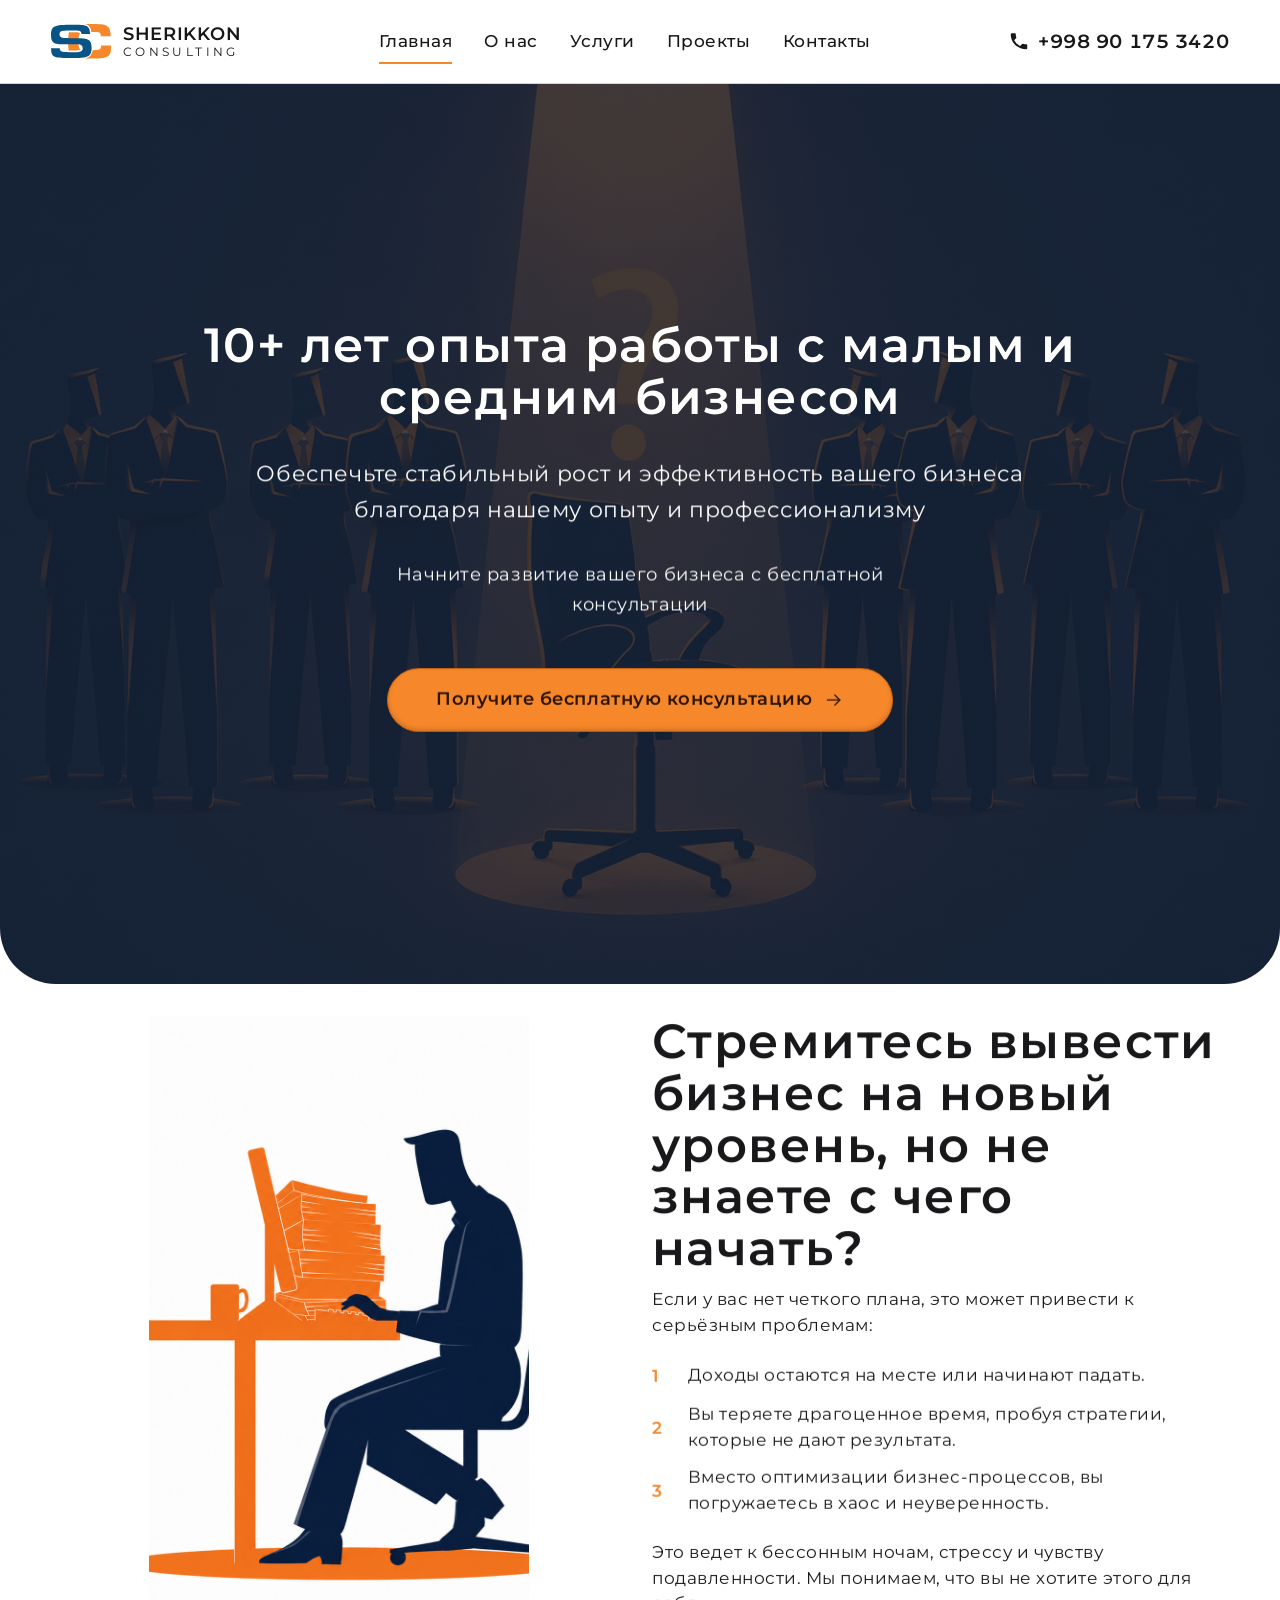
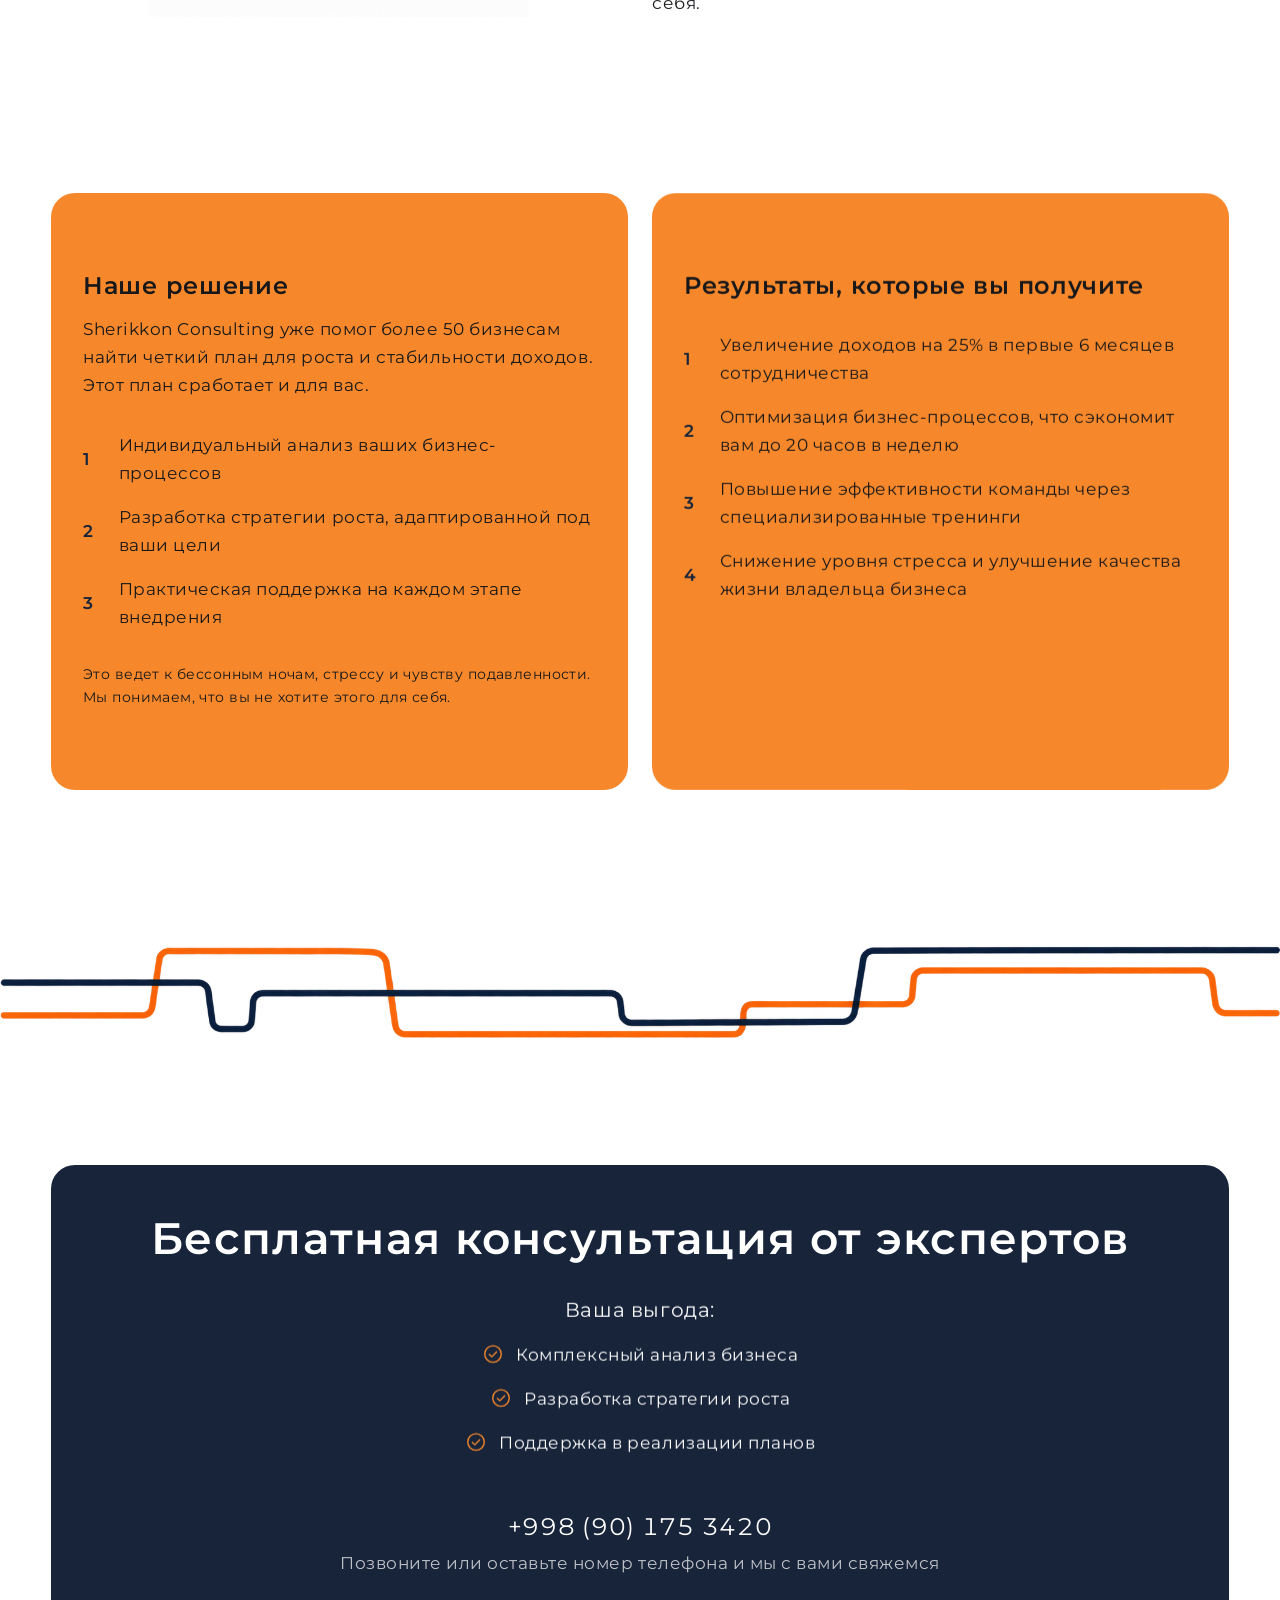
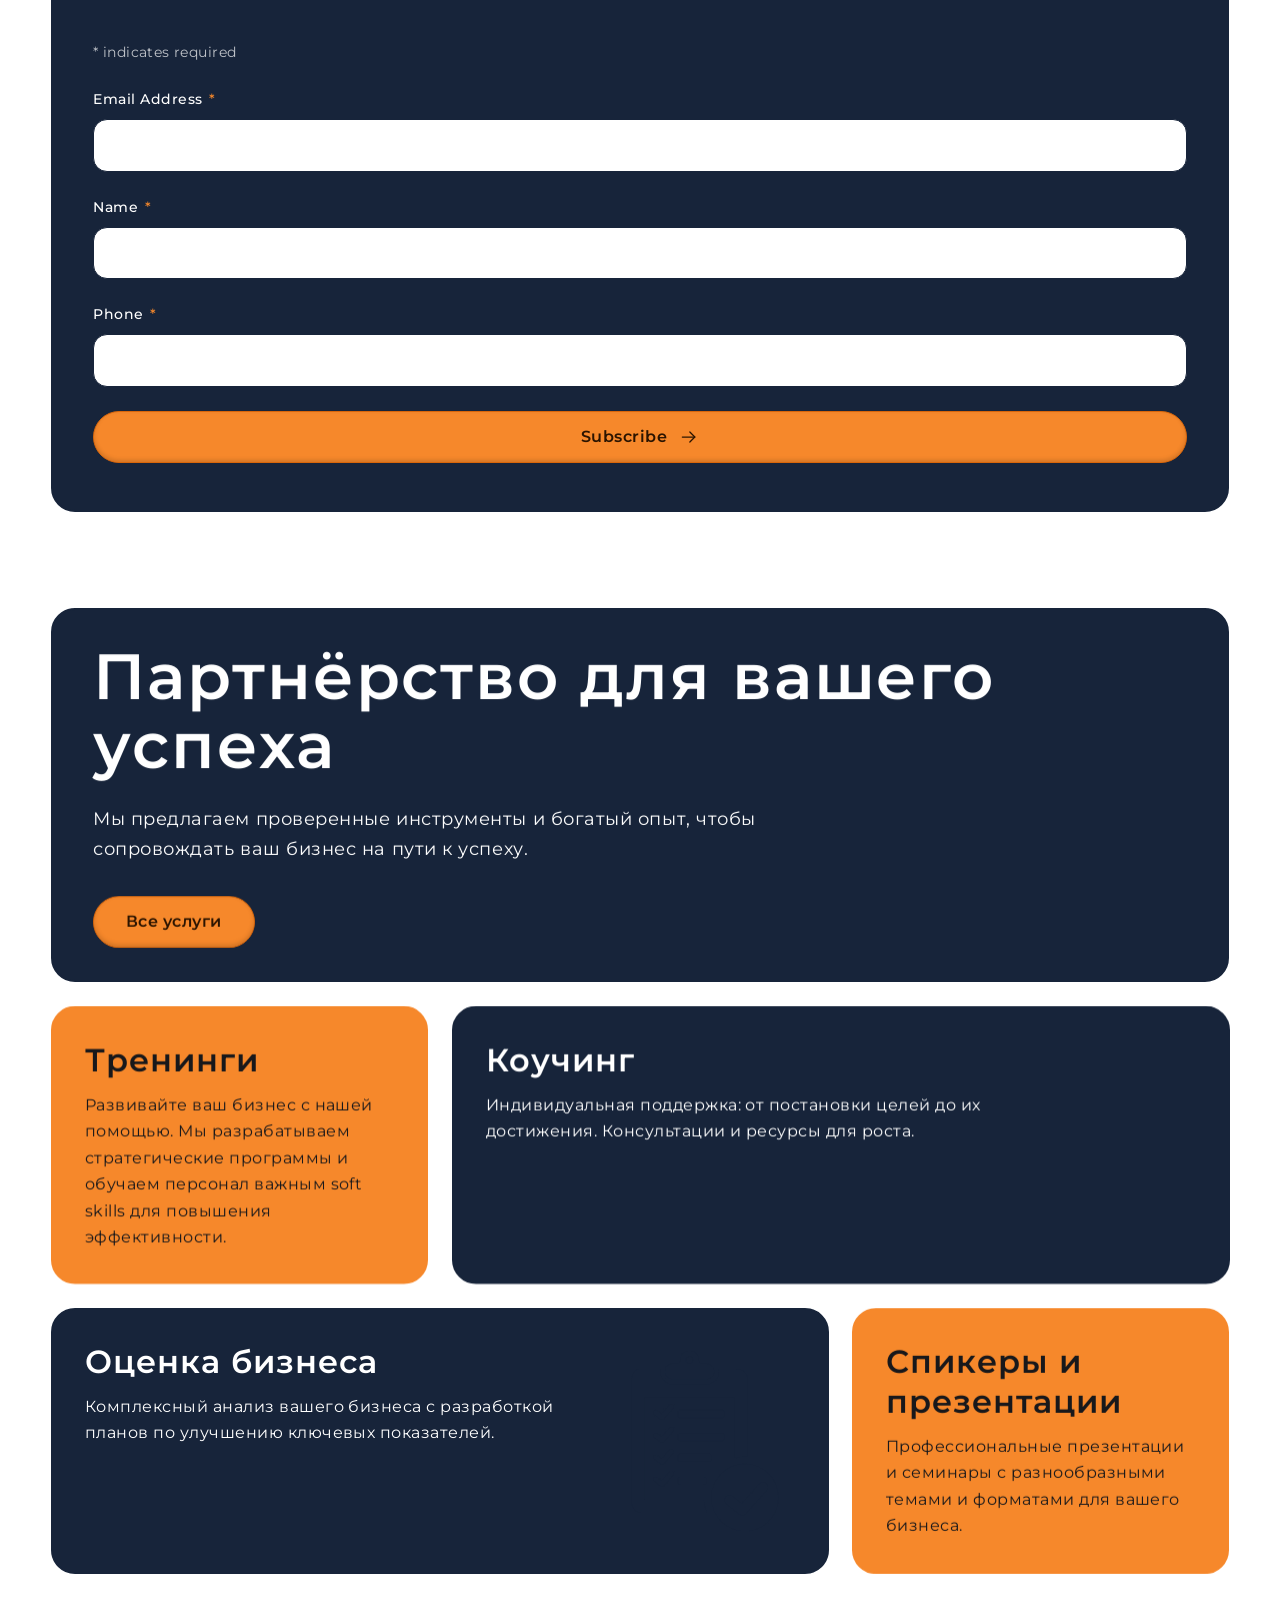
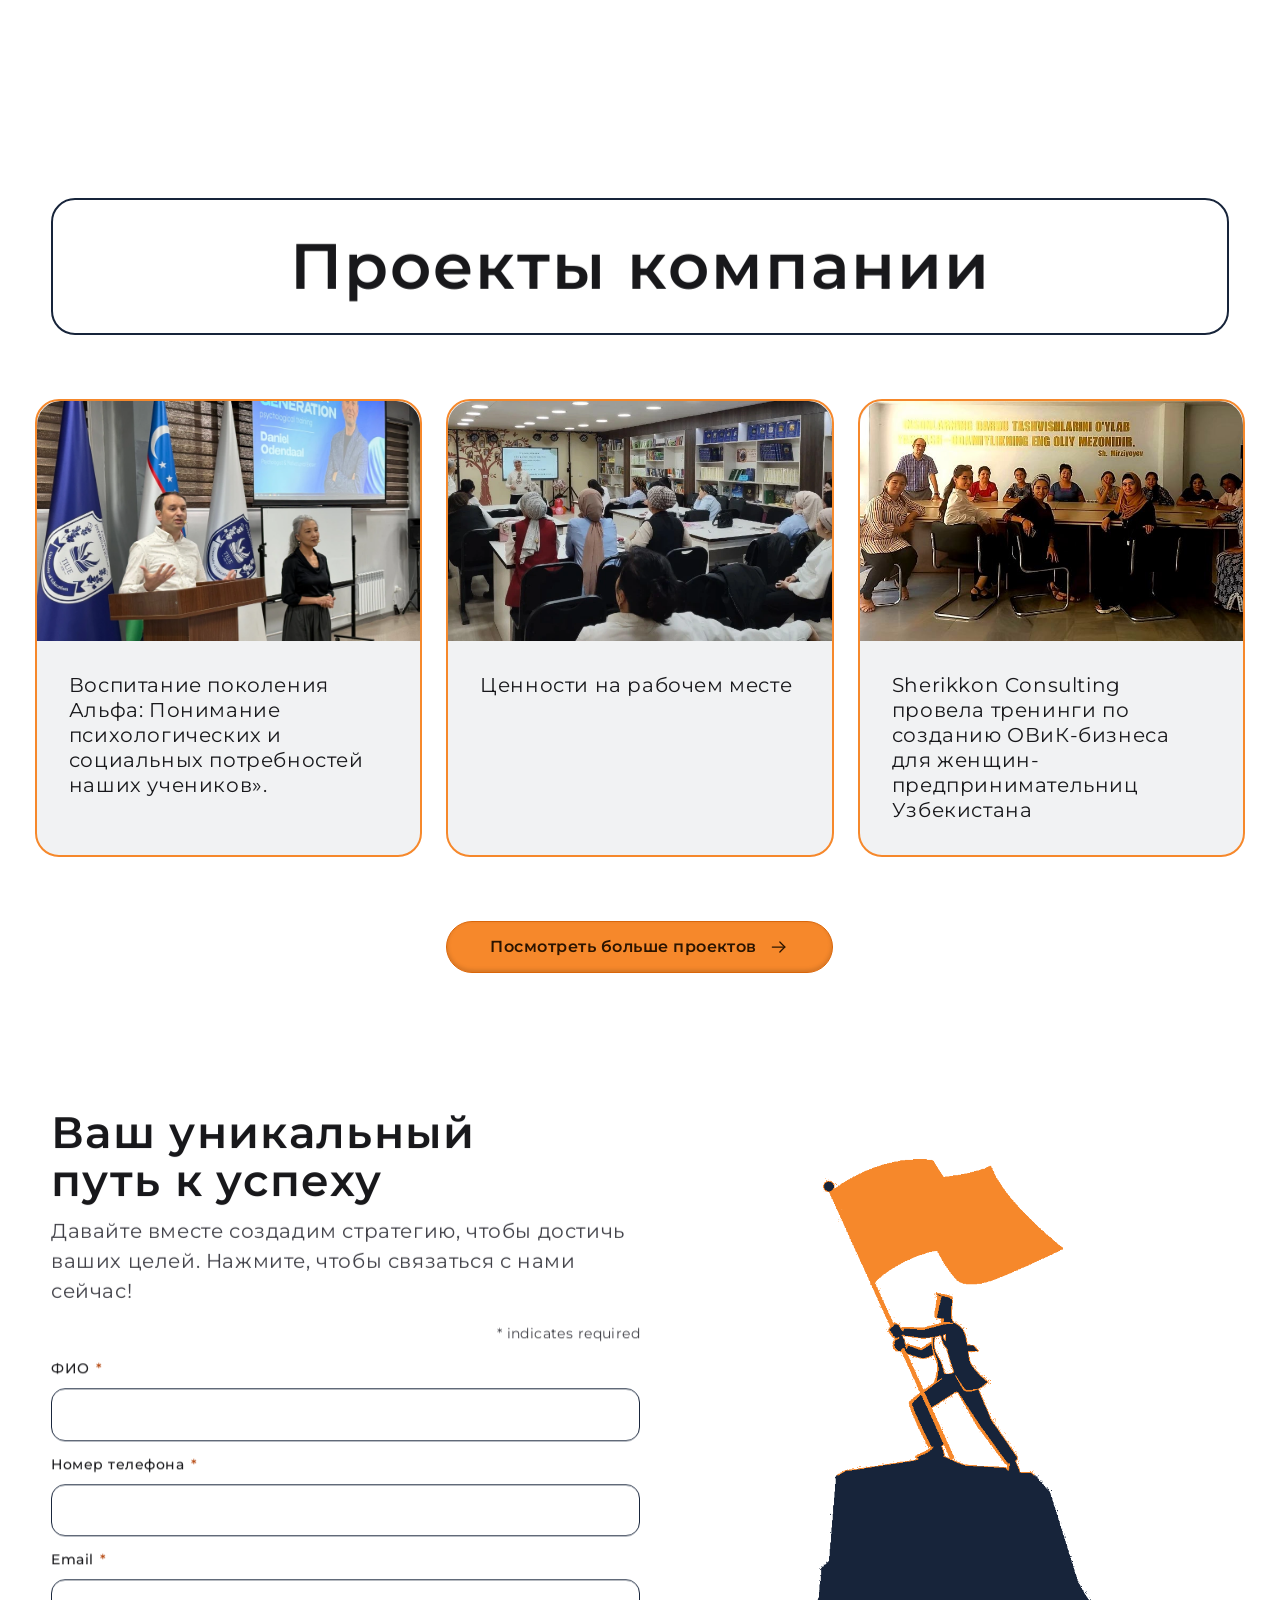
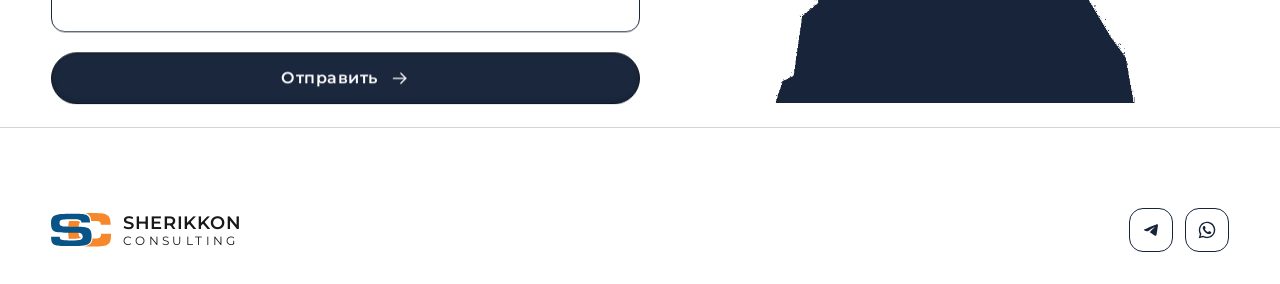
<file: index.html>
<!DOCTYPE html>
<html lang="ru">
<head>
<meta charset="utf-8">
<meta name="viewport" content="width=device-width, initial-scale=1">
<title>Консалтинг и тренинги для бизнеса | Sherikkon Remake</title>
<meta name="description" content="Sherikkon Consulting — консалтинг, тренинги и коучинг для малого и среднего бизнеса в Узбекистане. 10+ лет опыта, более 50 компаний. Бесплатная консультация.">
<meta name="theme-color" content="#0B0714">

<meta property="og:type" content="website">
<meta property="og:title" content="Консалтинг и тренинги для бизнеса | Sherikkon Consulting">
<meta property="og:description" content="Обеспечьте стабильный рост и эффективность вашего бизнеса благодаря нашему опыту и профессионализму.">
<meta property="og:locale" content="ru_RU">

<link rel="icon" href="assets/icons/logo-mark.svg" type="image/svg+xml">

<!-- Критичные шрифты грузим заранее: кириллица нужна сразу -->
<link rel="preload" href="assets/fonts/exo2-400-700-cyrillic.woff2" as="font" type="font/woff2" crossorigin>
<link rel="preload" href="assets/fonts/ibmplexsans-500-700-cyrillic.woff2" as="font" type="font/woff2" crossorigin>
<link rel="preload" href="assets/fonts/luga.ttf" as="font" type="font/ttf" crossorigin>

<link rel="stylesheet" href="assets/css/tokens.css?v=2">
<link rel="stylesheet" href="assets/css/styles.css?v=2">

<!-- Ставим .js до первой отрисовки: только тогда включаются стартовые
     состояния анимаций. Без JS страница видна полностью.
     Здесь же поднимаем штору, если пришли переходом с другой страницы. -->
<script>
(function(d){
  if ('scrollRestoration' in history) { history.scrollRestoration = 'manual'; }
  d.documentElement.classList.add('js');
})(document);
</script>
</head>

<body>

<!-- Спрайт иконок инлайном: внешний <use> не работает при открытии по file:// -->
<svg xmlns="http://www.w3.org/2000/svg" style="display:none" aria-hidden="true" focusable="false">
  <symbol id="i-arrow-right" viewBox="0 0 24 24" fill="none" stroke="currentColor" stroke-width="1.5" stroke-linecap="round" stroke-linejoin="round"><path d="M4 12h15"/><path d="m13 6 6 6-6 6"/></symbol>
  <symbol id="i-arrow-down" viewBox="0 0 24 24" fill="none" stroke="currentColor" stroke-width="1.5" stroke-linecap="round" stroke-linejoin="round"><path d="M12 4v15"/><path d="m6 13 6 6 6-6"/></symbol>
  <symbol id="i-phone" viewBox="0 0 24 24"><path fill="currentColor" d="M6.62 10.79c1.44 2.83 3.76 5.15 6.59 6.59l2.2-2.2c.28-.28.68-.36 1.03-.24 1.12.37 2.33.57 3.56.57.56 0 1 .44 1 1V20c0 .55-.44 1-1 1C10.4 21 3 13.6 3 4.5c0-.56.45-1 1-1h3.5c.56 0 1 .44 1 1 0 1.24.2 2.45.57 3.57.11.36.03.75-.25 1.03l-2.2 2.19Z"/></symbol>
  <symbol id="i-mail" viewBox="0 0 24 24" fill="none" stroke="currentColor" stroke-width="1.5" stroke-linecap="round" stroke-linejoin="round"><rect x="3" y="5" width="18" height="14" rx="2.5"/><path d="m3.5 7 7.6 5.3a1.5 1.5 0 0 0 1.8 0L20.5 7"/></symbol>
  <symbol id="i-sms" viewBox="0 0 24 24" fill="none" stroke="currentColor" stroke-width="1.5" stroke-linecap="round" stroke-linejoin="round"><path d="M4 5h16v10.5a1.5 1.5 0 0 1-1.5 1.5H9l-4 3.5V17H4.5A1.5 1.5 0 0 1 3 15.5V6.5A1.5 1.5 0 0 1 4.5 5Z"/><path d="M8 9.5h8M8 12.5h5"/></symbol>
  <symbol id="i-pin" viewBox="0 0 24 24" fill="none" stroke="currentColor" stroke-width="1.5" stroke-linecap="round" stroke-linejoin="round"><path d="M12 21c4-4.6 6-8 6-10.8A6 6 0 0 0 6 10.2C6 13 8 16.4 12 21Z"/><circle cx="12" cy="10" r="2.4"/></symbol>
  <symbol id="i-clock" viewBox="0 0 24 24" fill="none" stroke="currentColor" stroke-width="1.5" stroke-linecap="round" stroke-linejoin="round"><circle cx="12" cy="12" r="9"/><path d="M12 7v5.2l3.2 2"/></symbol>
  <symbol id="i-check" viewBox="0 0 24 24" fill="none" stroke="currentColor" stroke-width="1.5" stroke-linecap="round" stroke-linejoin="round"><circle cx="12" cy="12" r="9"/><path d="m8 12.3 2.7 2.7L16 9.7"/></symbol>
  <symbol id="i-alert" viewBox="0 0 24 24" fill="none" stroke="currentColor" stroke-width="1.5" stroke-linecap="round" stroke-linejoin="round"><circle cx="12" cy="12" r="9"/><path d="M12 7.5v5"/><path d="M12 16.2h.01"/></symbol>
  <symbol id="i-telegram" viewBox="0 0 980 980"><path fill="currentColor" fill-rule="evenodd" d="M 698 287.631 C 689.870 289.158, 654.773 302.731, 597.500 326.497 C 579.350 334.028, 550.325 346.044, 533 353.199 C 515.675 360.353, 497 368.138, 491.500 370.498 C 476.602 376.891, 411.305 405.121, 380.500 418.486 C 365.650 424.929, 346.750 433.126, 338.500 436.701 C 330.250 440.276, 320.125 444.682, 316 446.493 C 311.875 448.304, 299.052 453.932, 287.505 459 C 259.455 471.311, 257.509 472.360, 251.404 478.465 C 243.858 486.011, 243.010 492.293, 248.633 498.976 C 254.308 505.720, 269.003 510.989, 315.500 522.949 C 332.550 527.335, 348.975 531.610, 352 532.450 C 363.401 535.614, 379.007 533.776, 394.079 527.493 C 403.284 523.655, 421.090 512.782, 439 500.059 C 447.525 494.004, 463.275 483.103, 474 475.836 C 484.725 468.569, 508.069 452.535, 525.876 440.205 C 559.910 416.640, 592.766 394.737, 599.486 391.136 C 604.823 388.275, 608.498 388.407, 611.664 391.573 C 615.167 395.076, 614.372 399.588, 609.159 405.795 C 601.320 415.126, 516.463 495.931, 483.500 525.452 C 469.482 538.007, 464.042 543.935, 460.603 550.403 C 457.144 556.907, 456.459 562.630, 458.359 569.153 C 461.514 579.990, 461.578 580.041, 526.913 623.620 C 560.236 645.847, 592.675 667.663, 599 672.099 C 611.169 680.635, 629.362 690.068, 637.193 691.901 C 644.019 693.499, 653.913 693.247, 659.572 691.331 C 666.432 689.009, 674.851 680.261, 679.355 670.775 C 684.050 660.886, 686.511 650.362, 690.059 625 C 693.599 599.695, 698.780 565.622, 710.434 491 C 729.656 367.922, 735.375 326.507, 734.742 314.954 C 733.712 296.144, 725.993 287.882, 709 287.402 C 704.325 287.270, 699.375 287.373, 698 287.631"/></symbol>
  <symbol id="i-whatsapp" viewBox="0 0 980 980"><path fill="currentColor" fill-rule="evenodd" d="M 473 121.073 C 408.287 124.119, 345.980 144.488, 290.540 180.721 C 261.963 199.397, 231.344 226.807, 209.440 253.321 C 140.428 336.856, 112.046 445.009, 131.058 552 C 137.192 586.517, 148.519 620.061, 165.122 652.879 L 173.915 670.259 157.994 728.379 C 149.238 760.346, 137.630 802.700, 132.200 822.500 C 126.771 842.300, 122.681 858.642, 123.113 858.816 C 123.545 858.990, 142.708 854.193, 165.699 848.155 C 188.690 842.117, 231.946 830.773, 261.825 822.947 L 316.149 808.716 331.825 816.308 C 362.823 831.321, 391.642 840.847, 424.500 846.940 C 462.693 854.022, 505.928 854.912, 544 849.401 C 659.831 832.635, 760.606 761.303, 815.815 657 C 836.675 617.591, 850.125 574.045, 855.659 528 C 857.788 510.279, 858.087 466.079, 856.189 449.500 C 847.851 376.671, 821.812 313.276, 777.326 257.500 C 765.450 242.610, 741.286 218.115, 725.683 205.150 C 654.349 145.875, 566.568 116.667, 473 121.073 M 473.423 183.040 C 420.483 186.084, 368.411 203.548, 324 233.153 C 305.440 245.526, 295.586 253.487, 279.666 268.971 C 229.163 318.089, 199.066 378.275, 189.388 449.500 C 186.968 467.307, 186.953 506.422, 189.358 524 C 192.826 549.344, 198.148 570.887, 206.652 594 C 211.560 607.342, 225.498 635.392, 233.910 648.857 L 241.006 660.214 229.444 702.357 C 223.086 725.536, 216.335 750.100, 214.442 756.946 C 212.549 763.791, 211 769.987, 211 770.715 C 211 772.267, 209.041 772.681, 239 764.805 C 251.375 761.551, 269.375 756.847, 279 754.350 C 288.625 751.853, 303.008 748.080, 310.962 745.966 L 325.424 742.122 333.462 746.948 C 374.501 771.589, 418.333 785.852, 466.005 790.079 C 484.035 791.677, 517.440 790.730, 534.531 788.135 C 589.215 779.832, 635.861 759.787, 679.996 725.625 C 693.058 715.515, 717.927 690.849, 728.775 677.246 C 741.848 660.854, 754.423 640.974, 764.008 621.549 C 776.532 596.168, 784.210 574.227, 789.434 548.892 C 816.684 416.730, 755.619 285.022, 636.515 219.074 C 589.560 193.074, 529.542 179.814, 473.423 183.040 M 355.265 307.480 C 346.011 310.081, 340.058 313.846, 331.784 322.330 C 300.514 354.391, 292.602 396.469, 308.999 443.500 C 318.213 469.929, 348.242 518.263, 376.407 552 C 404.327 585.442, 435.720 612.926, 466.658 631.013 C 485.979 642.308, 530.616 661.622, 553 668.372 C 576.063 675.326, 597.355 675.860, 616.735 669.969 C 639.143 663.159, 663.029 645.935, 670.002 631.558 C 676.188 618.806, 680.855 595.724, 678.953 587.291 C 678.507 585.315, 677.323 582.886, 676.321 581.894 C 674.359 579.951, 635.452 558.815, 609.659 545.681 C 596.337 538.897, 592.877 537.546, 587.899 537.186 C 582 536.760, 581.963 536.774, 577.739 541.182 C 575.408 543.615, 569.145 550.757, 563.822 557.053 C 547.820 575.980, 541.032 582.606, 536.850 583.379 C 529.597 584.719, 521.422 581.610, 500.647 569.612 C 458.782 545.434, 428.815 515.321, 403.072 471.561 C 400.179 466.644, 397.578 461.174, 397.291 459.404 C 396.482 454.421, 400.697 446.632, 409.603 436.648 C 427.560 416.520, 430.425 411.822, 429.746 403.616 C 429.480 400.389, 425.818 389.267, 419.832 373.500 C 414.611 359.750, 408.145 342.450, 405.462 335.056 C 399.532 318.709, 396.641 314.639, 387.727 310.087 C 381.624 306.971, 380.149 306.645, 370.771 306.341 C 363.837 306.116, 358.799 306.486, 355.265 307.480"/></symbol>
  <symbol id="i-spark" viewBox="0 0 24 24" fill="none" stroke="currentColor" stroke-width="1.5" stroke-linecap="round" stroke-linejoin="round"><path d="M12 3.5 13.6 9a2 2 0 0 0 1.4 1.4l5.5 1.6-5.5 1.6A2 2 0 0 0 13.6 15L12 20.5 10.4 15A2 2 0 0 0 9 13.6L3.5 12 9 10.4A2 2 0 0 0 10.4 9L12 3.5Z"/></symbol>
  <symbol id="i-target" viewBox="0 0 24 24" fill="none" stroke="currentColor" stroke-width="1.5" stroke-linecap="round" stroke-linejoin="round"><circle cx="12" cy="12" r="8.5"/><circle cx="12" cy="12" r="5"/><circle cx="12" cy="12" r="1.6"/></symbol>
  <symbol id="i-users" viewBox="0 0 24 24" fill="none" stroke="currentColor" stroke-width="1.5" stroke-linecap="round" stroke-linejoin="round"><circle cx="9" cy="8" r="3.2"/><path d="M3.5 20a5.5 5.5 0 0 1 11 0"/><path d="M16 5.2a3.2 3.2 0 0 1 0 5.6"/><path d="M17.5 14.6A5.5 5.5 0 0 1 20.5 20"/></symbol>
  <symbol id="i-chart" viewBox="0 0 24 24" fill="none" stroke="currentColor" stroke-width="1.5" stroke-linecap="round" stroke-linejoin="round"><path d="M4 20h16"/><path d="M7 20v-6"/><path d="M12 20V7"/><path d="M17 20v-9"/></symbol>
  <symbol id="i-shield" viewBox="0 0 24 24" fill="none" stroke="currentColor" stroke-width="1.5" stroke-linecap="round" stroke-linejoin="round"><path d="M12 3 4.5 6v6c0 4.4 3 7.7 7.5 9 4.5-1.3 7.5-4.6 7.5-9V6L12 3Z"/><path d="m9 12 2.2 2.2L15.5 10"/></symbol>
</svg>

<a class="skip-link" href="#main">Перейти к содержимому</a>



<!-- ============================= ШАПКА ============================= -->
<header class="header" id="header">
  <div class="container header__inner">
    <a class="header__brand" href="index.html">
      <img src="assets/icons/logo-mark.svg" alt="" width="40" height="23">
      <span class="header__brand-text">
        <span class="header__brand-name">SHERIKKON</span>
        <span class="header__brand-sub">CONSULTING</span>
      </span>
    </a>

    <nav class="nav" aria-label="Основная навигация">
      <a class="nav__link" href="index.html" aria-current="page">Главная</a>
      <a class="nav__link" href="o-nas.html">О нас</a>
      <a class="nav__link" href="uslugi.html">Услуги</a>
      <a class="nav__link" href="proekti.html">Проекты</a>
      <a class="nav__link" href="kontakti.html">Контакты</a>
    </nav>

    <div class="header__actions">
      <a class="header__phone" href="tel:+998901753420">
        <svg width="22" height="22" aria-hidden="true"><use href="#i-phone"/></svg>
        <span class="header__phone-num">+998 90 175 3420</span>
      </a>

      <button class="burger" id="burger" type="button"
              aria-label="Открыть меню" aria-expanded="false" aria-controls="menu">
        <span class="burger__box">
          <span class="burger__line"></span>
          <span class="burger__line"></span>
          <span class="burger__line"></span>
        </span>
      </button>
    </div>
  </div>
</header>

<!-- ========================= МОБИЛЬНОЕ МЕНЮ ========================= -->
<div class="menu" id="menu" hidden>
  <nav aria-label="Мобильная навигация">
    <ul class="menu__list">
      <li><a class="menu__link" href="index.html" aria-current="page">Главная</a></li>
      <li><a class="menu__link" href="o-nas.html">О нас</a></li>
      <li><a class="menu__link" href="uslugi.html">Услуги</a></li>
      <li><a class="menu__link" href="proekti.html">Проекты</a></li>
      <li><a class="menu__link" href="kontakti.html">Контакты</a></li>
    </ul>
  </nav>
  <div class="menu__footer">
    <a class="btn btn--primary" href="#zayavka">Получить консультацию</a>
    <a class="contact-item__value contact-item__value--tabular" href="tel:+998901753420">+998 90 175 3420</a>
  </div>
</div>

<main id="main">

  <!-- ============================== HERO ============================== -->
  <section class="hero" id="hero">
    <div class="container hero__inner">
      <h1 class="hero__title" data-reveal-words>10+ лет опыта работы с малым и средним бизнесом</h1>

      <p class="hero__text" data-reveal>
        Обеспечьте стабильный рост и эффективность вашего бизнеса
        благодаря нашему опыту и профессионализму
      </p>

      <p class="hero__text" data-reveal>
        Начните развитие вашего бизнеса с бесплатной консультации
      </p>

      <div class="hero__actions" data-reveal>
        <a class="btn btn--primary" href="#zayavka">
          Получите бесплатную консультацию
          <span class="btn__arrow" aria-hidden="true">
            <svg width="20" height="20"><use href="#i-arrow-right"/></svg>
          </span>
        </a>
      </div>
    </div>
  </section>

  <!-- ============================== ПРОБЛЕМА ============================== -->
  <section class="section section--tight" id="problema">
    <div class="container section__inner">
      <div class="grid grid--2 problema__top">
        <div class="problema__image-wrap">
          <img class="problema__image" src="assets/img/problema-illustration.png" alt="" aria-hidden="true">
        </div>
        <div class="problema__intro">
          <h2 data-reveal>Стремитесь вывести бизнес на новый уровень, но не знаете с чего начать?</h2>
          <p class="mt-6 text-muted measure" data-reveal>
            Если у вас нет четкого плана, это может привести к серьёзным проблемам:
          </p>

          <ol class="plain-list mt-8" data-reveal>
            <li class="plain-list__item">
              <span class="plain-list__num">1</span>
              <span class="plain-list__text">Доходы остаются на месте или начинают падать.</span>
            </li>
            <li class="plain-list__item">
              <span class="plain-list__num">2</span>
              <span class="plain-list__text"><strong>Вы теряете драгоценное время</strong>, пробуя стратегии, которые не дают результата.</span>
            </li>
            <li class="plain-list__item">
              <span class="plain-list__num">3</span>
              <span class="plain-list__text"><strong>Вместо оптимизации бизнес-процессов</strong>, вы погружаетесь в хаос и неуверенность.</span>
            </li>
          </ol>

          <p class="mt-8 text-muted measure" data-reveal>
            Это ведет к бессонным ночам, стрессу и чувству подавленности. Мы понимаем, что вы не хотите этого для себя.
          </p>
        </div>
      </div>
    </div>
  </section>

  <!-- ================= НАШЕ РЕШЕНИЕ + РЕЗУЛЬТАТЫ ================= -->
  <section class="section section--surface" id="reshenie">
    <div class="container section__inner">
      <div class="grid grid--2">

        <div class="card" data-reveal>
          <h2 style="font-size:var(--text-2xl)">Наше решение</h2>
          <p class="mt-4 text-muted">
            Sherikkon Consulting уже помог более 50 бизнесам найти четкий план для роста
            и стабильности доходов. Этот план сработает и для вас.
          </p>
          <ol class="plain-list mt-6">
            <li class="plain-list__item"><span class="plain-list__num">1</span><span class="plain-list__text">Индивидуальный анализ ваших бизнес-процессов</span></li>
            <li class="plain-list__item"><span class="plain-list__num">2</span><span class="plain-list__text">Разработка стратегии роста, адаптированной под ваши цели</span></li>
            <li class="plain-list__item"><span class="plain-list__num">3</span><span class="plain-list__text">Практическая поддержка на каждом этапе внедрения</span></li>
          </ol>
          <p class="mt-6 text-muted" style="font-size:var(--text-sm)">
            Это ведет к бессонным ночам, стрессу и чувству подавленности. Мы понимаем, что вы не хотите этого для себя.
          </p>
        </div>

        <div class="card" id="rezultaty-card" data-reveal>
          <h2 style="font-size:var(--text-2xl)">Результаты, которые вы получите</h2>
          <ol class="plain-list mt-6">
            <li class="plain-list__item"><span class="plain-list__num">1</span><span class="plain-list__text"><strong>Увеличение доходов на 25%</strong> в первые 6 месяцев сотрудничества</span></li>
            <li class="plain-list__item"><span class="plain-list__num">2</span><span class="plain-list__text"><strong>Оптимизация бизнес-процессов,</strong> что сэкономит вам до 20 часов в неделю</span></li>
            <li class="plain-list__item"><span class="plain-list__num">3</span><span class="plain-list__text"><strong>Повышение эффективности команды</strong> через специализированные тренинги</span></li>
            <li class="plain-list__item"><span class="plain-list__num">4</span><span class="plain-list__text"><strong>Снижение уровня стресса</strong> и улучшение качества жизни владельца бизнеса</span></li>
          </ol>
        </div>

      </div>
    </div>
  </section>

  <img class="section-divider" src="assets/img/divider-lines.png" alt="" aria-hidden="true">

  <!-- ================= БЕСПЛАТНАЯ КОНСУЛЬТАЦИЯ ОТ ЭКСПЕРТОВ ================= -->
  <section class="section section--tight" id="konsultaciya">
    <div class="container">
      <div class="cta">
        <div class="cta__inner split split--wide-left">

          <div>
            <h2 data-reveal>Бесплатная консультация от экспертов</h2>
            <p class="lead mt-6" data-reveal>Ваша выгода:</p>
            <ul class="stack mt-4" data-reveal>
              <li style="display:flex;gap:var(--space-3);align-items:flex-start">
                <svg width="22" height="22" style="color:var(--accent);flex-shrink:0;margin-top:2px" aria-hidden="true"><use href="#i-check"/></svg>
                <span>Комплексный анализ бизнеса</span>
              </li>
              <li style="display:flex;gap:var(--space-3);align-items:flex-start">
                <svg width="22" height="22" style="color:var(--accent);flex-shrink:0;margin-top:2px" aria-hidden="true"><use href="#i-check"/></svg>
                <span>Разработка стратегии роста</span>
              </li>
              <li style="display:flex;gap:var(--space-3);align-items:flex-start">
                <svg width="22" height="22" style="color:var(--accent);flex-shrink:0;margin-top:2px" aria-hidden="true"><use href="#i-check"/></svg>
                <span>Поддержка в реализации планов</span>
              </li>
            </ul>

            <p class="mt-8">
              <a class="contact-item__value contact-item__value--tabular" href="tel:+998901753420"
                 style="font-size:var(--text-2xl);font-family:var(--font-heading)">
                +998 (90) 175 3420
              </a>
            </p>
            <p class="mt-2 text-muted">Позвоните или оставьте номер телефона и мы с вами свяжемся</p>
          </div>

          <div data-reveal>
            <form class="form" id="expertForm" novalidate>
              <p class="text-muted" style="font-size:var(--text-sm)">* indicates required</p>

              <div class="field">
                <label class="field__label" for="ec-email">
                  Email Address <span class="field__req" aria-hidden="true">*</span>
                </label>
                <input class="field__control" id="ec-email" name="email" type="email"
                       inputmode="email" autocomplete="email" required aria-describedby="ec-email-err">
                <p class="field__error" id="ec-email-err" role="alert">
                  <svg width="16" height="16" aria-hidden="true"><use href="#i-alert"/></svg>
                  <span>Проверьте адрес — похоже, в нём опечатка</span>
                </p>
              </div>

              <div class="field">
                <label class="field__label" for="ec-name">
                  Name <span class="field__req" aria-hidden="true">*</span>
                </label>
                <input class="field__control" id="ec-name" name="name" type="text"
                       autocomplete="name" required aria-describedby="ec-name-err">
                <p class="field__error" id="ec-name-err" role="alert">
                  <svg width="16" height="16" aria-hidden="true"><use href="#i-alert"/></svg>
                  <span>Укажите, как к вам обращаться</span>
                </p>
              </div>

              <div class="field">
                <label class="field__label" for="ec-phone">
                  Phone <span class="field__req" aria-hidden="true">*</span>
                </label>
                <input class="field__control" id="ec-phone" name="phone" type="tel"
                       inputmode="tel" autocomplete="tel" required
                       aria-describedby="ec-phone-err">
                <p class="field__error" id="ec-phone-err" role="alert">
                  <svg width="16" height="16" aria-hidden="true"><use href="#i-alert"/></svg>
                  <span>Введите номер в формате +998 90 123 45 67</span>
                </p>
              </div>

              <!-- Ловушка для ботов: подпись как на оригинальном сайте, не менять -->
              <div class="hp" aria-hidden="true">
                <label for="ec-company">/* real people should not fill this in and expect good things — do not remove this or risk form bot signups */</label>
                <input id="ec-company" name="company" type="text" tabindex="-1" autocomplete="off">
              </div>

              <div class="form__foot">
                <button class="btn btn--primary" type="submit">
                  <span data-btn-label>Subscribe</span>
                  <span class="btn__arrow" aria-hidden="true">
                    <svg width="20" height="20"><use href="#i-arrow-right"/></svg>
                  </span>
                </button>
              </div>

              <div class="form__status form__status--success" data-status="success" role="status" aria-live="polite">
                <svg width="22" height="22" style="color:var(--success)" aria-hidden="true"><use href="#i-check"/></svg>
                <span>Спасибо! Заявка принята — свяжемся с вами в рабочее время, Пн–Пт с 09:00 до 18:00.</span>
              </div>

              <div class="form__status form__status--error" data-status="error" role="alert">
                <svg width="22" height="22" style="color:var(--danger)" aria-hidden="true"><use href="#i-alert"/></svg>
                <span>Не удалось отправить заявку. Позвоните нам: <a href="tel:+998901753420">+998 90 175 3420</a></span>
              </div>
            </form>
          </div>

        </div>
      </div>
    </div>
  </section>

  <!-- ============================= УСЛУГИ ============================= -->
  <section class="section" id="uslugi">
    <div class="container section__inner">
      <div class="section-head">
        <h2 data-reveal>Партнёрство для вашего успеха</h2>
        <p data-reveal>
          Мы предлагаем проверенные инструменты и богатый опыт, чтобы сопровождать
          ваш бизнес на пути к успеху.
        </p>
        <p class="mt-6" data-reveal>
          <a class="btn btn--primary" href="uslugi.html">Все услуги</a>
        </p>
      </div>

      <div class="grid grid--4" data-stagger>
        <article class="card" data-reveal>
          <div class="card__icon">
            <img src="assets/icons/service-training.svg" alt="" width="30" height="30" loading="lazy">
          </div>
          <h3 class="card__title">Тренинги</h3>
          <p class="card__text">
            Развивайте ваш бизнес с нашей помощью. Мы разрабатываем стратегические программы
            и обучаем персонал важным soft skills для повышения эффективности.
          </p>
        </article>

        <article class="card" data-reveal>
          <div class="card__icon">
            <img src="assets/icons/service-coaching.svg" alt="" width="30" height="30" loading="lazy">
          </div>
          <h3 class="card__title">Коучинг</h3>
          <p class="card__text">
            Индивидуальная поддержка: от постановки целей до их достижения.
            Консультации и ресурсы для роста.
          </p>
        </article>

        <article class="card" data-reveal>
          <div class="card__icon">
            <img src="assets/icons/service-evaluation.svg" alt="" width="30" height="30" loading="lazy">
          </div>
          <h3 class="card__title">Оценка бизнеса</h3>
          <p class="card__text">
            Комплексный анализ вашего бизнеса с разработкой планов по улучшению
            ключевых показателей.
          </p>
          <img class="card__meeting-icon" src="assets/img/evaluation-checklist-icon.png" alt="" aria-hidden="true">
        </article>

        <article class="card" data-reveal>
          <div class="card__icon">
            <img src="assets/icons/service-speakers.svg" alt="" width="30" height="30" loading="lazy">
          </div>
          <h3 class="card__title">Спикеры и презентации</h3>
          <p class="card__text">
            Профессиональные презентации и семинары с разнообразными темами
            и форматами для вашего бизнеса.
          </p>
        </article>
      </div>
    </div>
  </section>

  <!-- ============================ ПРОЕКТЫ ============================ -->
  <section class="section section--surface" id="proekty">
    <div class="container section__inner">
      <div class="section-head">
        <h2 data-reveal>Проекты компании</h2>
      </div>
    </div>

    <div class="rail" id="projectsRail" data-rail>
      <ul class="rail__track" id="railTrack" data-rail-track>
        <li class="rail__item">
          <a class="card project" href="proekt-alfa.html">
            <div class="project__media">
              <img src="assets/img/projects/alpha-generation.webp" alt="" loading="lazy" decoding="async">
            </div>
            <div class="project__body">
              <h3 class="project__title">Воспитание поколения Альфа: Понимание психологических и социальных потребностей наших учеников».</h3>
            </div>
          </a>
        </li>

        <li class="rail__item">
          <a class="card project" href="proekt-cennosti.html">
            <div class="project__media">
              <img src="assets/img/projects/core-values.webp" alt="" loading="lazy" decoding="async">
            </div>
            <div class="project__body">
              <h3 class="project__title">Ценности на рабочем месте</h3>
            </div>
          </a>
        </li>

        <li class="rail__item">
          <a class="card project" href="proekt-ovik-zhenshchiny.html">
            <div class="project__media">
              <img src="assets/img/projects/women-hvac.jpeg" alt="" loading="lazy" decoding="async">
            </div>
            <div class="project__body">
              <h3 class="project__title">Sherikkon Consulting провела тренинги по созданию ОВиК-бизнеса для женщин-предпринимательниц Узбекистана</h3>
            </div>
          </a>
        </li>
      </ul>
    </div>

    <div class="container mt-8">
      <a class="btn btn--primary proekty__more" href="proekti.html">
        Посмотреть больше проектов
        <span class="btn__arrow" aria-hidden="true"><svg width="20" height="20"><use href="#i-arrow-right"/></svg></span>
      </a>
    </div>

  </section>

  <!-- ============================== ЗАЯВКА ============================== -->
  <section class="section section--tight" id="zayavka">
    <div class="container">
      <div class="cta">
        <div class="cta__inner split split--wide-left">

          <div>
            <h2 data-reveal>Ваш уникальный<br>путь к успеху</h2>
            <p class="lead mt-6" data-reveal>
              Давайте вместе создадим стратегию, чтобы достичь ваших целей.
              Нажмите, чтобы связаться с нами сейчас!
            </p>
          </div>

          <div data-reveal>
            <form class="form" id="leadForm" novalidate>
              <p class="text-muted" style="font-size:var(--text-sm)">* indicates required</p>

              <div class="field">
                <label class="field__label" for="lf-name">
                  ФИО <span class="field__req" aria-hidden="true">*</span>
                </label>
                <input class="field__control" id="lf-name" name="name" type="text"
                       autocomplete="name" required aria-describedby="lf-name-err">
                <p class="field__error" id="lf-name-err" role="alert">
                  <svg width="16" height="16" aria-hidden="true"><use href="#i-alert"/></svg>
                  <span>Укажите, как к вам обращаться</span>
                </p>
              </div>

              <div class="field">
                <label class="field__label" for="lf-phone">
                  Номер телефона <span class="field__req" aria-hidden="true">*</span>
                </label>
                <input class="field__control" id="lf-phone" name="phone" type="tel"
                       inputmode="tel" autocomplete="tel" required
                       aria-describedby="lf-phone-err">
                <p class="field__error" id="lf-phone-err" role="alert">
                  <svg width="16" height="16" aria-hidden="true"><use href="#i-alert"/></svg>
                  <span>Введите номер в формате +998 90 123 45 67</span>
                </p>
              </div>

              <div class="field">
                <label class="field__label" for="lf-email">
                  Email <span class="field__req" aria-hidden="true">*</span>
                </label>
                <input class="field__control" id="lf-email" name="email" type="email"
                       inputmode="email" autocomplete="email" required
                       aria-describedby="lf-email-err">
                <p class="field__error" id="lf-email-err" role="alert">
                  <svg width="16" height="16" aria-hidden="true"><use href="#i-alert"/></svg>
                  <span>Проверьте адрес — похоже, в нём опечатка</span>
                </p>
              </div>

              <!-- Ловушка для ботов: подпись как на оригинальном сайте, не менять -->
              <div class="hp" aria-hidden="true">
                <label for="lf-company">/* real people should not fill this in and expect good things — do not remove this or risk form bot signups */</label>
                <input id="lf-company" name="company" type="text" tabindex="-1" autocomplete="off">
              </div>

              <div class="form__foot">
                <button class="btn btn--primary" type="submit">
                  <span data-btn-label>Отправить</span>
                  <span class="btn__arrow" aria-hidden="true">
                    <svg width="20" height="20"><use href="#i-arrow-right"/></svg>
                  </span>
                </button>
              </div>

              <div class="form__status form__status--success" data-status="success" role="status" aria-live="polite">
                <svg width="22" height="22" style="color:var(--success)" aria-hidden="true"><use href="#i-check"/></svg>
                <span>Спасибо! Заявка принята — свяжемся с вами в рабочее время, Пн–Пт с 09:00 до 18:00.</span>
              </div>

              <div class="form__status form__status--error" data-status="error" role="alert">
                <svg width="22" height="22" style="color:var(--danger)" aria-hidden="true"><use href="#i-alert"/></svg>
                <span>Не удалось отправить заявку. Позвоните нам: <a href="tel:+998901753420">+998 90 175 3420</a></span>
              </div>
            </form>
          </div>

        </div>
      </div>
      <div class="proekty__flag">
        <img src="assets/img/flag-summit-icon.png" alt="" aria-hidden="true">
      </div>
    </div>
  </section>

</main>

<!-- ============================== ФУТЕР ============================== -->
<footer class="footer">
  <div class="container">
    <div class="footer__grid footer__grid--simple">
      <a class="header__brand" href="index.html">
        <img src="assets/icons/logo-mark.svg" alt="" width="40" height="23">
        <span class="header__brand-text">
          <span class="header__brand-name">SHERIKKON</span>
          <span class="header__brand-sub">CONSULTING</span>
        </span>
      </a>
      <div class="socials">
        <a class="social" href="https://t.me/farhod_djabbarov" target="_blank" rel="noopener" aria-label="Telegram">
          <svg width="28" height="28" aria-hidden="true"><use href="#i-telegram"/></svg>
        </a>
        <a class="social" href="https://wa.me/998901753420" target="_blank" rel="noopener" aria-label="WhatsApp">
          <svg width="22" height="22" aria-hidden="true"><use href="#i-whatsapp"/></svg>
        </a>
      </div>
    </div>  </div>
</footer>

<script src="assets/vendor/gsap.min.js"></script>
<script src="assets/vendor/ScrollTrigger.min.js"></script>
<script src="assets/vendor/SplitText.min.js"></script>
<script src="assets/js/nav.js"></script>
<script src="assets/js/forms.js"></script>
<script src="assets/js/motion.js"></script>
<script src="assets/js/main.js"></script>
</body>
</html>
</file>
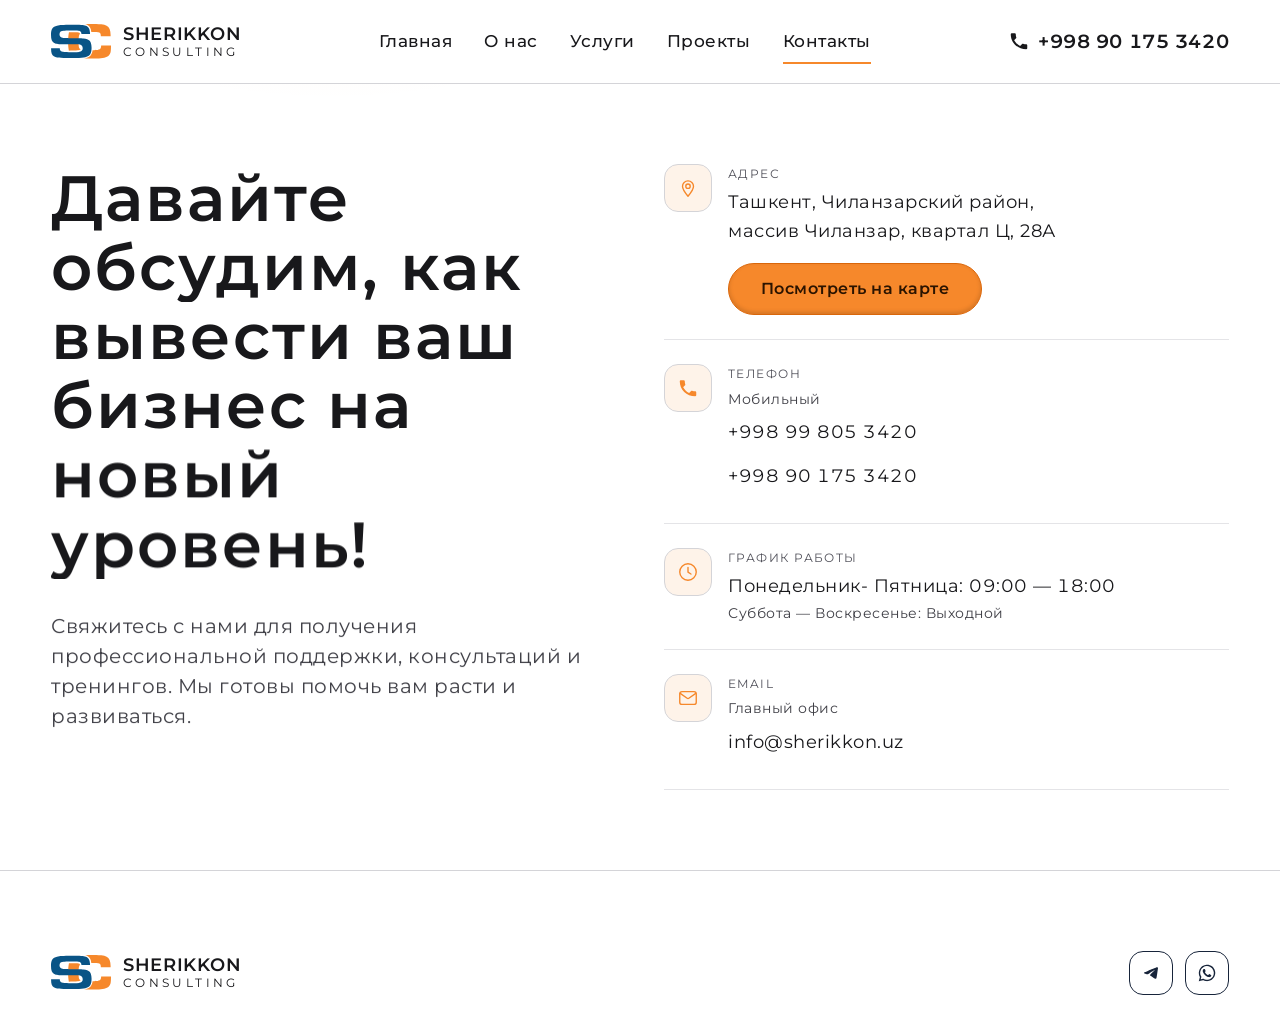
<file: kontakti.html>
<!DOCTYPE html>
<html lang="ru">
<head>
<meta charset="utf-8">
<meta name="viewport" content="width=device-width, initial-scale=1">
<title>Контакты | Sherikkon Remake</title>
<meta name="description" content="Контакты Sherikkon Consulting: Ташкент, Чиланзарский район, массив Чиланзар, квартал Ц, 28А. Телефоны +998 99 805 3420, +998 90 175 3420, info@sherikkon.uz.">
<meta name="theme-color" content="#0B0714">
<meta property="og:type" content="website">
<meta property="og:title" content="Контакты | Sherikkon Consulting">
<meta property="og:description" content="Свяжитесь с нами для получения профессиональной поддержки, консультаций и тренингов.">
<meta property="og:locale" content="ru_RU">

<link rel="icon" href="assets/icons/logo-mark.svg" type="image/svg+xml">
<link rel="preload" href="assets/fonts/exo2-400-700-cyrillic.woff2" as="font" type="font/woff2" crossorigin>
<link rel="preload" href="assets/fonts/ibmplexsans-500-700-cyrillic.woff2" as="font" type="font/woff2" crossorigin>
<link rel="preload" href="assets/fonts/luga.ttf" as="font" type="font/ttf" crossorigin>
<link rel="stylesheet" href="assets/css/tokens.css?v=2">
<link rel="stylesheet" href="assets/css/styles.css?v=2">

<script>
(function(d){
  if ('scrollRestoration' in history) { history.scrollRestoration = 'manual'; }
  d.documentElement.classList.add('js');
})(document);
</script>
</head>

<body>

<svg xmlns="http://www.w3.org/2000/svg" style="display:none" aria-hidden="true" focusable="false">
  <symbol id="i-arrow-right" viewBox="0 0 24 24" fill="none" stroke="currentColor" stroke-width="1.5" stroke-linecap="round" stroke-linejoin="round"><path d="M4 12h15"/><path d="m13 6 6 6-6 6"/></symbol>
  <symbol id="i-phone" viewBox="0 0 24 24"><path fill="currentColor" d="M6.62 10.79c1.44 2.83 3.76 5.15 6.59 6.59l2.2-2.2c.28-.28.68-.36 1.03-.24 1.12.37 2.33.57 3.56.57.56 0 1 .44 1 1V20c0 .55-.44 1-1 1C10.4 21 3 13.6 3 4.5c0-.56.45-1 1-1h3.5c.56 0 1 .44 1 1 0 1.24.2 2.45.57 3.57.11.36.03.75-.25 1.03l-2.2 2.19Z"/></symbol>
  <symbol id="i-mail" viewBox="0 0 24 24" fill="none" stroke="currentColor" stroke-width="1.5" stroke-linecap="round" stroke-linejoin="round"><rect x="3" y="5" width="18" height="14" rx="2.5"/><path d="m3.5 7 7.6 5.3a1.5 1.5 0 0 0 1.8 0L20.5 7"/></symbol>
  <symbol id="i-sms" viewBox="0 0 24 24" fill="none" stroke="currentColor" stroke-width="1.5" stroke-linecap="round" stroke-linejoin="round"><path d="M4 5h16v10.5a1.5 1.5 0 0 1-1.5 1.5H9l-4 3.5V17H4.5A1.5 1.5 0 0 1 3 15.5V6.5A1.5 1.5 0 0 1 4.5 5Z"/><path d="M8 9.5h8M8 12.5h5"/></symbol>
  <symbol id="i-pin" viewBox="0 0 24 24" fill="none" stroke="currentColor" stroke-width="1.5" stroke-linecap="round" stroke-linejoin="round"><path d="M12 21c4-4.6 6-8 6-10.8A6 6 0 0 0 6 10.2C6 13 8 16.4 12 21Z"/><circle cx="12" cy="10" r="2.4"/></symbol>
  <symbol id="i-clock" viewBox="0 0 24 24" fill="none" stroke="currentColor" stroke-width="1.5" stroke-linecap="round" stroke-linejoin="round"><circle cx="12" cy="12" r="9"/><path d="M12 7v5.2l3.2 2"/></symbol>
  <symbol id="i-telegram" viewBox="0 0 980 980"><path fill="currentColor" fill-rule="evenodd" d="M 698 287.631 C 689.870 289.158, 654.773 302.731, 597.500 326.497 C 579.350 334.028, 550.325 346.044, 533 353.199 C 515.675 360.353, 497 368.138, 491.500 370.498 C 476.602 376.891, 411.305 405.121, 380.500 418.486 C 365.650 424.929, 346.750 433.126, 338.500 436.701 C 330.250 440.276, 320.125 444.682, 316 446.493 C 311.875 448.304, 299.052 453.932, 287.505 459 C 259.455 471.311, 257.509 472.360, 251.404 478.465 C 243.858 486.011, 243.010 492.293, 248.633 498.976 C 254.308 505.720, 269.003 510.989, 315.500 522.949 C 332.550 527.335, 348.975 531.610, 352 532.450 C 363.401 535.614, 379.007 533.776, 394.079 527.493 C 403.284 523.655, 421.090 512.782, 439 500.059 C 447.525 494.004, 463.275 483.103, 474 475.836 C 484.725 468.569, 508.069 452.535, 525.876 440.205 C 559.910 416.640, 592.766 394.737, 599.486 391.136 C 604.823 388.275, 608.498 388.407, 611.664 391.573 C 615.167 395.076, 614.372 399.588, 609.159 405.795 C 601.320 415.126, 516.463 495.931, 483.500 525.452 C 469.482 538.007, 464.042 543.935, 460.603 550.403 C 457.144 556.907, 456.459 562.630, 458.359 569.153 C 461.514 579.990, 461.578 580.041, 526.913 623.620 C 560.236 645.847, 592.675 667.663, 599 672.099 C 611.169 680.635, 629.362 690.068, 637.193 691.901 C 644.019 693.499, 653.913 693.247, 659.572 691.331 C 666.432 689.009, 674.851 680.261, 679.355 670.775 C 684.050 660.886, 686.511 650.362, 690.059 625 C 693.599 599.695, 698.780 565.622, 710.434 491 C 729.656 367.922, 735.375 326.507, 734.742 314.954 C 733.712 296.144, 725.993 287.882, 709 287.402 C 704.325 287.270, 699.375 287.373, 698 287.631"/></symbol>
  <symbol id="i-whatsapp" viewBox="0 0 980 980"><path fill="currentColor" fill-rule="evenodd" d="M 473 121.073 C 408.287 124.119, 345.980 144.488, 290.540 180.721 C 261.963 199.397, 231.344 226.807, 209.440 253.321 C 140.428 336.856, 112.046 445.009, 131.058 552 C 137.192 586.517, 148.519 620.061, 165.122 652.879 L 173.915 670.259 157.994 728.379 C 149.238 760.346, 137.630 802.700, 132.200 822.500 C 126.771 842.300, 122.681 858.642, 123.113 858.816 C 123.545 858.990, 142.708 854.193, 165.699 848.155 C 188.690 842.117, 231.946 830.773, 261.825 822.947 L 316.149 808.716 331.825 816.308 C 362.823 831.321, 391.642 840.847, 424.500 846.940 C 462.693 854.022, 505.928 854.912, 544 849.401 C 659.831 832.635, 760.606 761.303, 815.815 657 C 836.675 617.591, 850.125 574.045, 855.659 528 C 857.788 510.279, 858.087 466.079, 856.189 449.500 C 847.851 376.671, 821.812 313.276, 777.326 257.500 C 765.450 242.610, 741.286 218.115, 725.683 205.150 C 654.349 145.875, 566.568 116.667, 473 121.073 M 473.423 183.040 C 420.483 186.084, 368.411 203.548, 324 233.153 C 305.440 245.526, 295.586 253.487, 279.666 268.971 C 229.163 318.089, 199.066 378.275, 189.388 449.500 C 186.968 467.307, 186.953 506.422, 189.358 524 C 192.826 549.344, 198.148 570.887, 206.652 594 C 211.560 607.342, 225.498 635.392, 233.910 648.857 L 241.006 660.214 229.444 702.357 C 223.086 725.536, 216.335 750.100, 214.442 756.946 C 212.549 763.791, 211 769.987, 211 770.715 C 211 772.267, 209.041 772.681, 239 764.805 C 251.375 761.551, 269.375 756.847, 279 754.350 C 288.625 751.853, 303.008 748.080, 310.962 745.966 L 325.424 742.122 333.462 746.948 C 374.501 771.589, 418.333 785.852, 466.005 790.079 C 484.035 791.677, 517.440 790.730, 534.531 788.135 C 589.215 779.832, 635.861 759.787, 679.996 725.625 C 693.058 715.515, 717.927 690.849, 728.775 677.246 C 741.848 660.854, 754.423 640.974, 764.008 621.549 C 776.532 596.168, 784.210 574.227, 789.434 548.892 C 816.684 416.730, 755.619 285.022, 636.515 219.074 C 589.560 193.074, 529.542 179.814, 473.423 183.040 M 355.265 307.480 C 346.011 310.081, 340.058 313.846, 331.784 322.330 C 300.514 354.391, 292.602 396.469, 308.999 443.500 C 318.213 469.929, 348.242 518.263, 376.407 552 C 404.327 585.442, 435.720 612.926, 466.658 631.013 C 485.979 642.308, 530.616 661.622, 553 668.372 C 576.063 675.326, 597.355 675.860, 616.735 669.969 C 639.143 663.159, 663.029 645.935, 670.002 631.558 C 676.188 618.806, 680.855 595.724, 678.953 587.291 C 678.507 585.315, 677.323 582.886, 676.321 581.894 C 674.359 579.951, 635.452 558.815, 609.659 545.681 C 596.337 538.897, 592.877 537.546, 587.899 537.186 C 582 536.760, 581.963 536.774, 577.739 541.182 C 575.408 543.615, 569.145 550.757, 563.822 557.053 C 547.820 575.980, 541.032 582.606, 536.850 583.379 C 529.597 584.719, 521.422 581.610, 500.647 569.612 C 458.782 545.434, 428.815 515.321, 403.072 471.561 C 400.179 466.644, 397.578 461.174, 397.291 459.404 C 396.482 454.421, 400.697 446.632, 409.603 436.648 C 427.560 416.520, 430.425 411.822, 429.746 403.616 C 429.480 400.389, 425.818 389.267, 419.832 373.500 C 414.611 359.750, 408.145 342.450, 405.462 335.056 C 399.532 318.709, 396.641 314.639, 387.727 310.087 C 381.624 306.971, 380.149 306.645, 370.771 306.341 C 363.837 306.116, 358.799 306.486, 355.265 307.480"/></symbol>
</svg>

<a class="skip-link" href="#main">Перейти к содержимому</a>


<header class="header" id="header">
  <div class="container header__inner">
    <a class="header__brand" href="index.html">
      <img src="assets/icons/logo-mark.svg" alt="" width="40" height="23">
      <span class="header__brand-text">
        <span class="header__brand-name">SHERIKKON</span>
        <span class="header__brand-sub">CONSULTING</span>
      </span>
    </a>

    <nav class="nav" aria-label="Основная навигация">
      <a class="nav__link" href="index.html">Главная</a>
      <a class="nav__link" href="o-nas.html">О нас</a>
      <a class="nav__link" href="uslugi.html">Услуги</a>
      <a class="nav__link" href="proekti.html">Проекты</a>
      <a class="nav__link" href="kontakti.html" aria-current="page">Контакты</a>
    </nav>

    <div class="header__actions">
      <a class="header__phone" href="tel:+998901753420">
        <svg width="22" height="22" aria-hidden="true"><use href="#i-phone"/></svg>
        +998 90 175 3420
      </a>
      <button class="burger" id="burger" type="button" aria-label="Открыть меню" aria-expanded="false" aria-controls="menu">
        <span class="burger__box"><span class="burger__line"></span><span class="burger__line"></span><span class="burger__line"></span></span>
      </button>
    </div>
  </div>
</header>

<div class="menu" id="menu" hidden>
  <nav aria-label="Мобильная навигация">
    <ul class="menu__list">
      <li><a class="menu__link" href="index.html">Главная</a></li>
      <li><a class="menu__link" href="o-nas.html">О нас</a></li>
      <li><a class="menu__link" href="uslugi.html">Услуги</a></li>
      <li><a class="menu__link" href="proekti.html">Проекты</a></li>
      <li><a class="menu__link" href="kontakti.html" aria-current="page">Контакты</a></li>
    </ul>
  </nav>
  <div class="menu__footer">
    <a class="btn btn--primary" href="#zayavka">Получить консультацию</a>
    <a class="contact-item__value contact-item__value--tabular" href="tel:+998901753420">+998 90 175 3420</a>
  </div>
</div>

<main id="main">

  <section class="page-hero page-hero--kontakti">
    <div class="container page-hero__inner">
      <div>
        <h1 data-reveal-words>Давайте обсудим, как вывести ваш бизнес на новый уровень!</h1>
        <p class="lead" data-reveal>
          Свяжитесь с нами для получения профессиональной поддержки, консультаций и тренингов.
          Мы готовы помочь вам расти и развиваться.
        </p>
      </div>

      <div class="page-hero__contacts" data-reveal>
        <div class="contact-item">
          <span class="contact-item__icon" aria-hidden="true">
            <svg width="22" height="22"><use href="#i-pin"/></svg>
          </span>
          <div>
            <p class="contact-item__label">Адрес</p>
            <p class="contact-item__value">
              Ташкент, Чиланзарский район,<br>
              массив Чиланзар, квартал Ц, 28А
            </p>
            <p class="mt-4">
              <a class="btn btn--primary"
                 href="https://yandex.uz/maps/10335/tashkent/?ll=69.209252%2C41.282768&mode=search&sll=69.208917%2C41.282833&text=41.282833%2C69.208917&z=19.88"
                 target="_blank" rel="noopener">
                Посмотреть на карте
              </a>
            </p>
          </div>
        </div>

        <div class="contact-item">
          <span class="contact-item__icon" aria-hidden="true">
            <svg width="22" height="22"><use href="#i-phone"/></svg>
          </span>
          <div>
            <p class="contact-item__label">Телефон</p>
            <p class="text-muted" style="font-size:var(--text-sm)">Мобильный</p>
            <a class="contact-item__value contact-item__value--tabular" href="tel:+998998053420">+998 99 805 3420</a><br>
            <a class="contact-item__value contact-item__value--tabular" href="tel:+998901753420">+998 90 175 3420</a>
          </div>
        </div>

        <div class="contact-item">
          <span class="contact-item__icon" aria-hidden="true">
            <svg width="22" height="22"><use href="#i-clock"/></svg>
          </span>
          <div>
            <p class="contact-item__label">График работы</p>
            <p class="contact-item__value tabular">Понедельник- Пятница: 09:00 — 18:00</p>
            <p class="text-muted" style="font-size:var(--text-sm)">Суббота — Воскресенье: Выходной</p>
          </div>
        </div>

        <div class="contact-item">
          <span class="contact-item__icon" aria-hidden="true">
            <svg width="22" height="22"><use href="#i-mail"/></svg>
          </span>
          <div>
            <p class="contact-item__label">Email</p>
            <p class="text-muted" style="font-size:var(--text-sm)">Главный офис</p>
            <a class="contact-item__value" href="mailto:info@sherikkon.uz">info@sherikkon.uz</a>
          </div>
        </div>
      </div>
    </div>
  </section>

</main>

<footer class="footer">
  <div class="container">
    <div class="footer__grid footer__grid--simple">
      <a class="header__brand" href="index.html">
        <img src="assets/icons/logo-mark.svg" alt="" width="40" height="23">
        <span class="header__brand-text">
          <span class="header__brand-name">SHERIKKON</span>
          <span class="header__brand-sub">CONSULTING</span>
        </span>
      </a>
      <div class="socials">
        <a class="social" href="https://t.me/farhod_djabbarov" target="_blank" rel="noopener" aria-label="Telegram">
          <svg width="28" height="28" aria-hidden="true"><use href="#i-telegram"/></svg>
        </a>
        <a class="social" href="https://wa.me/998901753420" target="_blank" rel="noopener" aria-label="WhatsApp">
          <svg width="22" height="22" aria-hidden="true"><use href="#i-whatsapp"/></svg>
        </a>
      </div>
    </div>  </div>
</footer>

<script src="assets/vendor/gsap.min.js"></script>
<script src="assets/vendor/ScrollTrigger.min.js"></script>
<script src="assets/vendor/SplitText.min.js"></script>
<script src="assets/js/nav.js"></script>
<script src="assets/js/forms.js"></script>
<script src="assets/js/motion.js"></script>
<script src="assets/js/main.js"></script>
</body>
</html>
</file>
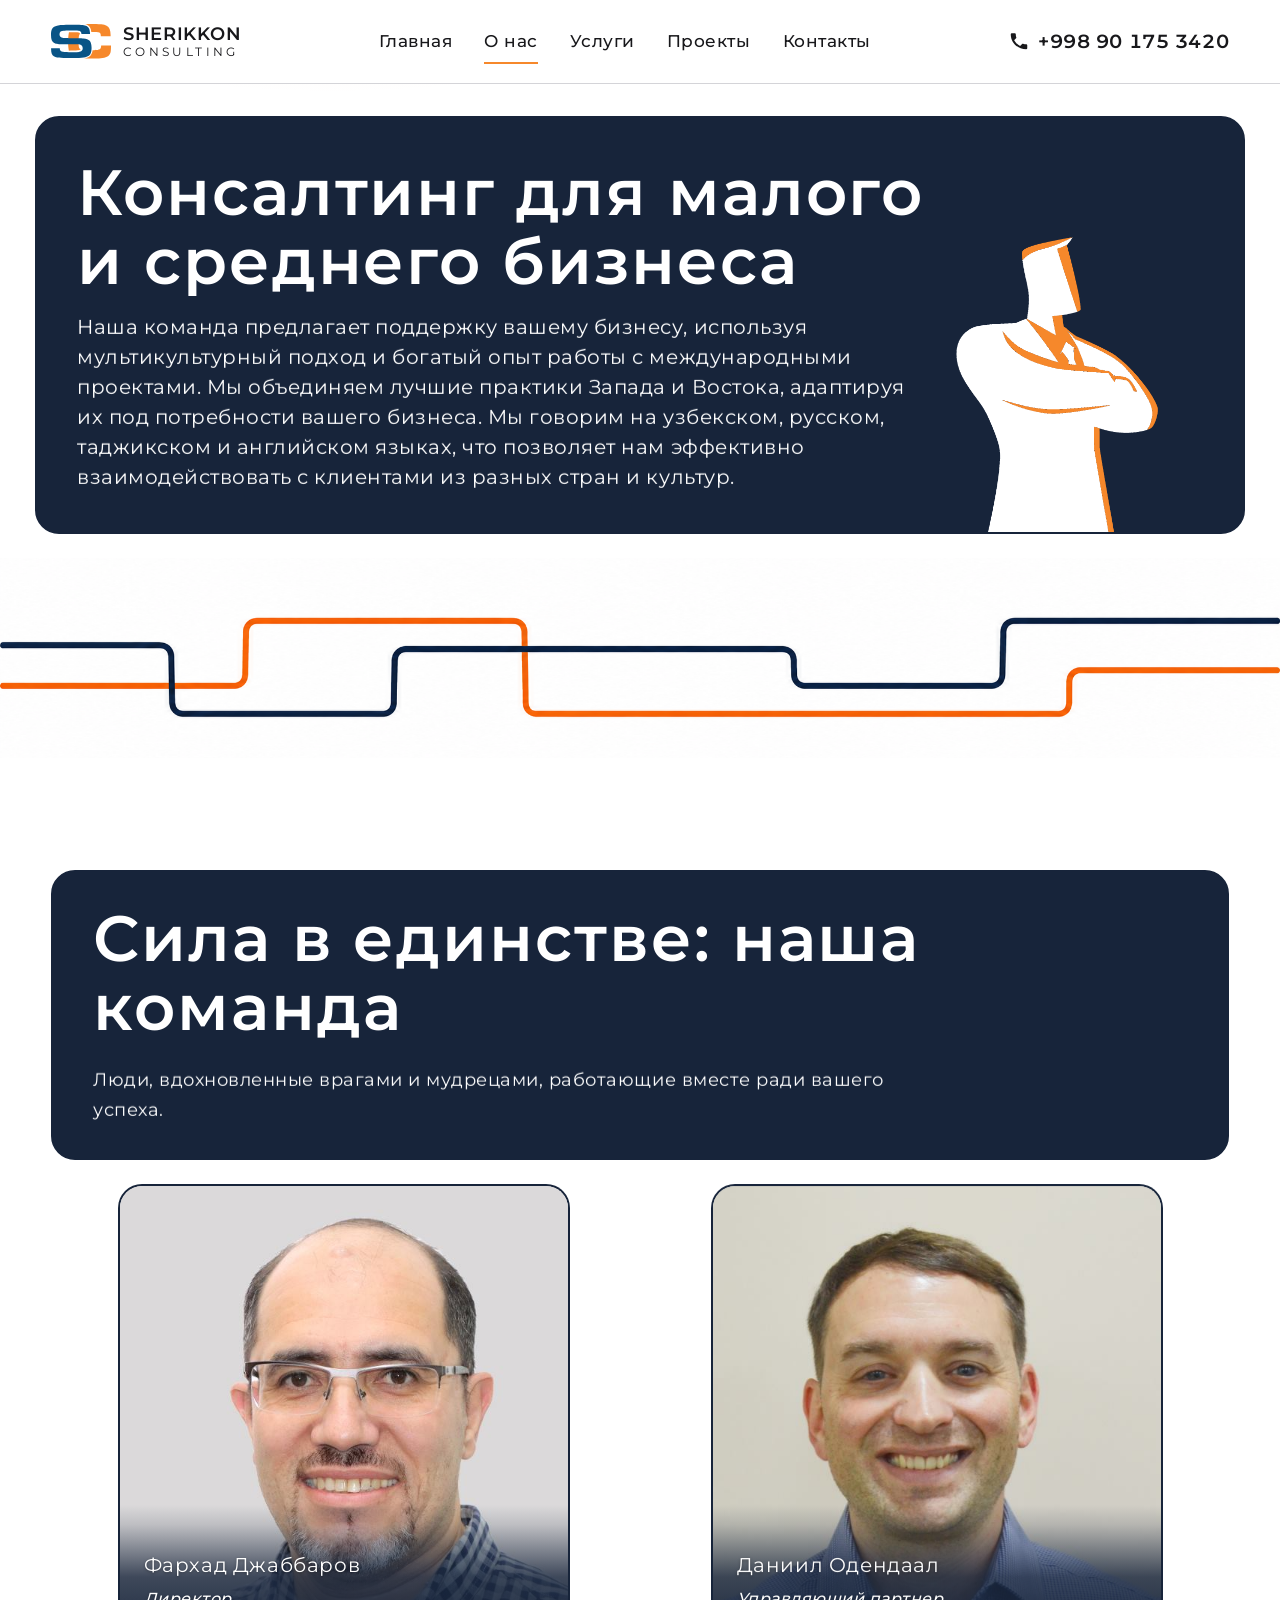
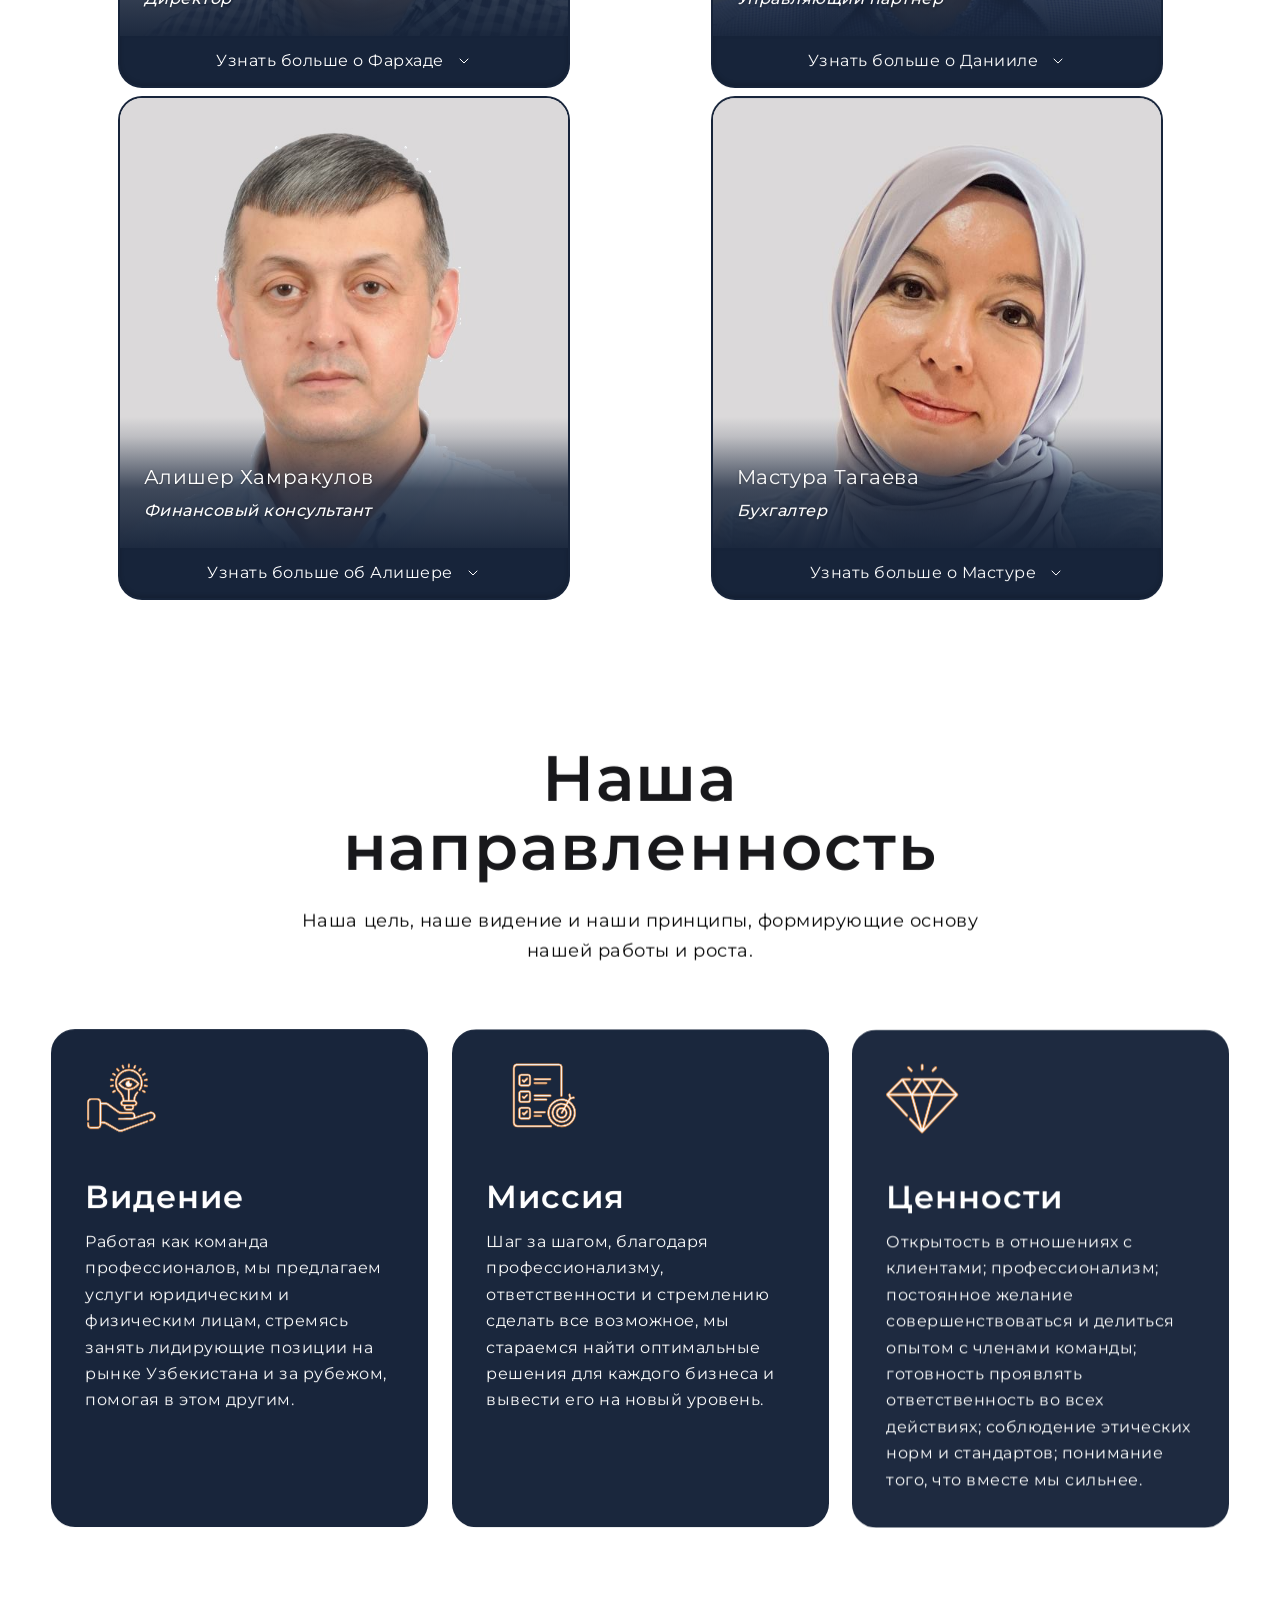
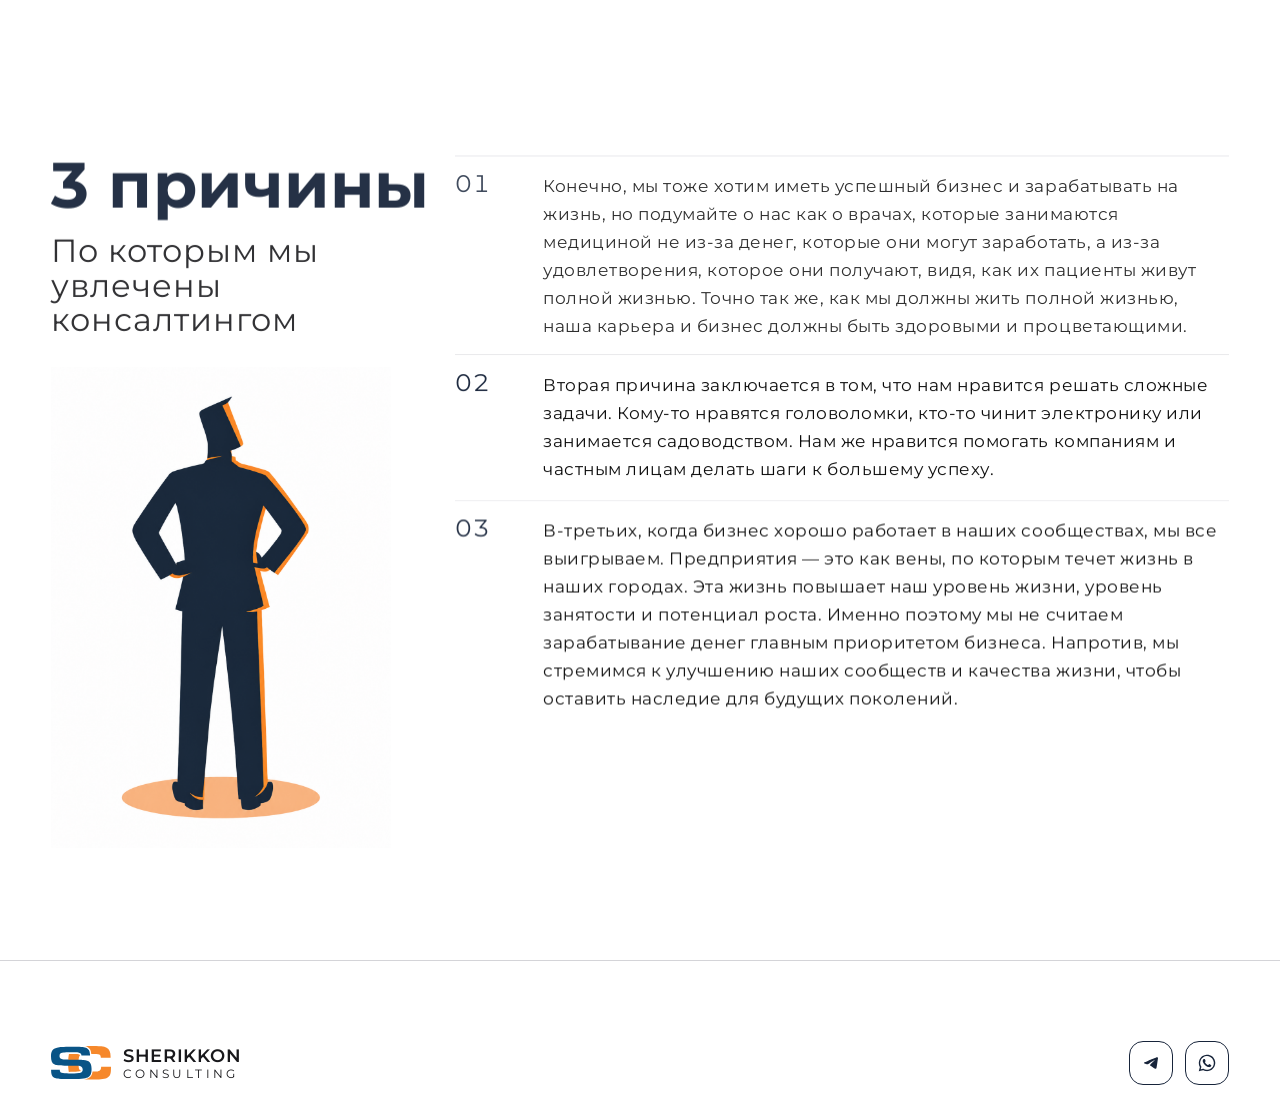
<file: o-nas.html>
<!DOCTYPE html>
<html lang="ru">
<head>
<meta charset="utf-8">
<meta name="viewport" content="width=device-width, initial-scale=1">
<title>О нас — команда и принципы | Sherikkon Remake</title>
<meta name="description" content="Команда Sherikkon Consulting: мультикультурный подход, опыт международных проектов, работа на узбекском, русском, таджикском и английском языках.">
<meta name="theme-color" content="#0B0714">
<meta property="og:type" content="website">
<meta property="og:title" content="О нас — команда и принципы | Sherikkon Consulting">
<meta property="og:description" content="Люди, вдохновленные врагами и мудрецами, работающие вместе ради вашего успеха.">
<meta property="og:locale" content="ru_RU">

<link rel="icon" href="assets/icons/logo-mark.svg" type="image/svg+xml">
<link rel="preload" href="assets/fonts/exo2-400-700-cyrillic.woff2" as="font" type="font/woff2" crossorigin>
<link rel="preload" href="assets/fonts/ibmplexsans-500-700-cyrillic.woff2" as="font" type="font/woff2" crossorigin>
<link rel="preload" href="assets/fonts/luga.ttf" as="font" type="font/ttf" crossorigin>
<link rel="stylesheet" href="assets/css/tokens.css?v=2">
<link rel="stylesheet" href="assets/css/styles.css?v=2">

<script>
(function(d){
  if ('scrollRestoration' in history) { history.scrollRestoration = 'manual'; }
  d.documentElement.classList.add('js');
})(document);
</script>
</head>

<body>

<svg xmlns="http://www.w3.org/2000/svg" style="display:none" aria-hidden="true" focusable="false">
  <symbol id="i-arrow-right" viewBox="0 0 24 24" fill="none" stroke="currentColor" stroke-width="1.5" stroke-linecap="round" stroke-linejoin="round"><path d="M4 12h15"/><path d="m13 6 6 6-6 6"/></symbol>
  <symbol id="i-phone" viewBox="0 0 24 24"><path fill="currentColor" d="M6.62 10.79c1.44 2.83 3.76 5.15 6.59 6.59l2.2-2.2c.28-.28.68-.36 1.03-.24 1.12.37 2.33.57 3.56.57.56 0 1 .44 1 1V20c0 .55-.44 1-1 1C10.4 21 3 13.6 3 4.5c0-.56.45-1 1-1h3.5c.56 0 1 .44 1 1 0 1.24.2 2.45.57 3.57.11.36.03.75-.25 1.03l-2.2 2.19Z"/></symbol>
  <symbol id="i-mail" viewBox="0 0 24 24" fill="none" stroke="currentColor" stroke-width="1.5" stroke-linecap="round" stroke-linejoin="round"><rect x="3" y="5" width="18" height="14" rx="2.5"/><path d="m3.5 7 7.6 5.3a1.5 1.5 0 0 0 1.8 0L20.5 7"/></symbol>
  <symbol id="i-sms" viewBox="0 0 24 24" fill="none" stroke="currentColor" stroke-width="1.5" stroke-linecap="round" stroke-linejoin="round"><path d="M4 5h16v10.5a1.5 1.5 0 0 1-1.5 1.5H9l-4 3.5V17H4.5A1.5 1.5 0 0 1 3 15.5V6.5A1.5 1.5 0 0 1 4.5 5Z"/><path d="M8 9.5h8M8 12.5h5"/></symbol>
  <symbol id="i-telegram" viewBox="0 0 980 980"><path fill="currentColor" fill-rule="evenodd" d="M 698 287.631 C 689.870 289.158, 654.773 302.731, 597.500 326.497 C 579.350 334.028, 550.325 346.044, 533 353.199 C 515.675 360.353, 497 368.138, 491.500 370.498 C 476.602 376.891, 411.305 405.121, 380.500 418.486 C 365.650 424.929, 346.750 433.126, 338.500 436.701 C 330.250 440.276, 320.125 444.682, 316 446.493 C 311.875 448.304, 299.052 453.932, 287.505 459 C 259.455 471.311, 257.509 472.360, 251.404 478.465 C 243.858 486.011, 243.010 492.293, 248.633 498.976 C 254.308 505.720, 269.003 510.989, 315.500 522.949 C 332.550 527.335, 348.975 531.610, 352 532.450 C 363.401 535.614, 379.007 533.776, 394.079 527.493 C 403.284 523.655, 421.090 512.782, 439 500.059 C 447.525 494.004, 463.275 483.103, 474 475.836 C 484.725 468.569, 508.069 452.535, 525.876 440.205 C 559.910 416.640, 592.766 394.737, 599.486 391.136 C 604.823 388.275, 608.498 388.407, 611.664 391.573 C 615.167 395.076, 614.372 399.588, 609.159 405.795 C 601.320 415.126, 516.463 495.931, 483.500 525.452 C 469.482 538.007, 464.042 543.935, 460.603 550.403 C 457.144 556.907, 456.459 562.630, 458.359 569.153 C 461.514 579.990, 461.578 580.041, 526.913 623.620 C 560.236 645.847, 592.675 667.663, 599 672.099 C 611.169 680.635, 629.362 690.068, 637.193 691.901 C 644.019 693.499, 653.913 693.247, 659.572 691.331 C 666.432 689.009, 674.851 680.261, 679.355 670.775 C 684.050 660.886, 686.511 650.362, 690.059 625 C 693.599 599.695, 698.780 565.622, 710.434 491 C 729.656 367.922, 735.375 326.507, 734.742 314.954 C 733.712 296.144, 725.993 287.882, 709 287.402 C 704.325 287.270, 699.375 287.373, 698 287.631"/></symbol>
  <symbol id="i-whatsapp" viewBox="0 0 980 980"><path fill="currentColor" fill-rule="evenodd" d="M 473 121.073 C 408.287 124.119, 345.980 144.488, 290.540 180.721 C 261.963 199.397, 231.344 226.807, 209.440 253.321 C 140.428 336.856, 112.046 445.009, 131.058 552 C 137.192 586.517, 148.519 620.061, 165.122 652.879 L 173.915 670.259 157.994 728.379 C 149.238 760.346, 137.630 802.700, 132.200 822.500 C 126.771 842.300, 122.681 858.642, 123.113 858.816 C 123.545 858.990, 142.708 854.193, 165.699 848.155 C 188.690 842.117, 231.946 830.773, 261.825 822.947 L 316.149 808.716 331.825 816.308 C 362.823 831.321, 391.642 840.847, 424.500 846.940 C 462.693 854.022, 505.928 854.912, 544 849.401 C 659.831 832.635, 760.606 761.303, 815.815 657 C 836.675 617.591, 850.125 574.045, 855.659 528 C 857.788 510.279, 858.087 466.079, 856.189 449.500 C 847.851 376.671, 821.812 313.276, 777.326 257.500 C 765.450 242.610, 741.286 218.115, 725.683 205.150 C 654.349 145.875, 566.568 116.667, 473 121.073 M 473.423 183.040 C 420.483 186.084, 368.411 203.548, 324 233.153 C 305.440 245.526, 295.586 253.487, 279.666 268.971 C 229.163 318.089, 199.066 378.275, 189.388 449.500 C 186.968 467.307, 186.953 506.422, 189.358 524 C 192.826 549.344, 198.148 570.887, 206.652 594 C 211.560 607.342, 225.498 635.392, 233.910 648.857 L 241.006 660.214 229.444 702.357 C 223.086 725.536, 216.335 750.100, 214.442 756.946 C 212.549 763.791, 211 769.987, 211 770.715 C 211 772.267, 209.041 772.681, 239 764.805 C 251.375 761.551, 269.375 756.847, 279 754.350 C 288.625 751.853, 303.008 748.080, 310.962 745.966 L 325.424 742.122 333.462 746.948 C 374.501 771.589, 418.333 785.852, 466.005 790.079 C 484.035 791.677, 517.440 790.730, 534.531 788.135 C 589.215 779.832, 635.861 759.787, 679.996 725.625 C 693.058 715.515, 717.927 690.849, 728.775 677.246 C 741.848 660.854, 754.423 640.974, 764.008 621.549 C 776.532 596.168, 784.210 574.227, 789.434 548.892 C 816.684 416.730, 755.619 285.022, 636.515 219.074 C 589.560 193.074, 529.542 179.814, 473.423 183.040 M 355.265 307.480 C 346.011 310.081, 340.058 313.846, 331.784 322.330 C 300.514 354.391, 292.602 396.469, 308.999 443.500 C 318.213 469.929, 348.242 518.263, 376.407 552 C 404.327 585.442, 435.720 612.926, 466.658 631.013 C 485.979 642.308, 530.616 661.622, 553 668.372 C 576.063 675.326, 597.355 675.860, 616.735 669.969 C 639.143 663.159, 663.029 645.935, 670.002 631.558 C 676.188 618.806, 680.855 595.724, 678.953 587.291 C 678.507 585.315, 677.323 582.886, 676.321 581.894 C 674.359 579.951, 635.452 558.815, 609.659 545.681 C 596.337 538.897, 592.877 537.546, 587.899 537.186 C 582 536.760, 581.963 536.774, 577.739 541.182 C 575.408 543.615, 569.145 550.757, 563.822 557.053 C 547.820 575.980, 541.032 582.606, 536.850 583.379 C 529.597 584.719, 521.422 581.610, 500.647 569.612 C 458.782 545.434, 428.815 515.321, 403.072 471.561 C 400.179 466.644, 397.578 461.174, 397.291 459.404 C 396.482 454.421, 400.697 446.632, 409.603 436.648 C 427.560 416.520, 430.425 411.822, 429.746 403.616 C 429.480 400.389, 425.818 389.267, 419.832 373.500 C 414.611 359.750, 408.145 342.450, 405.462 335.056 C 399.532 318.709, 396.641 314.639, 387.727 310.087 C 381.624 306.971, 380.149 306.645, 370.771 306.341 C 363.837 306.116, 358.799 306.486, 355.265 307.480"/></symbol>
  <symbol id="i-target" viewBox="0 0 24 24" fill="none" stroke="currentColor" stroke-width="1.5" stroke-linecap="round" stroke-linejoin="round"><circle cx="12" cy="12" r="8.5"/><circle cx="12" cy="12" r="5"/><circle cx="12" cy="12" r="1.6"/></symbol>
  <symbol id="i-spark" viewBox="0 0 24 24" fill="none" stroke="currentColor" stroke-width="1.5" stroke-linecap="round" stroke-linejoin="round"><path d="M12 3.5 13.6 9a2 2 0 0 0 1.4 1.4l5.5 1.6-5.5 1.6A2 2 0 0 0 13.6 15L12 20.5 10.4 15A2 2 0 0 0 9 13.6L3.5 12 9 10.4A2 2 0 0 0 10.4 9L12 3.5Z"/></symbol>
  <symbol id="i-shield" viewBox="0 0 24 24" fill="none" stroke="currentColor" stroke-width="1.5" stroke-linecap="round" stroke-linejoin="round"><path d="M12 3 4.5 6v6c0 4.4 3 7.7 7.5 9 4.5-1.3 7.5-4.6 7.5-9V6L12 3Z"/><path d="m9 12 2.2 2.2L15.5 10"/></symbol>
  <symbol id="i-chevron-down" viewBox="0 0 24 24" fill="none" stroke="currentColor" stroke-width="1.5" stroke-linecap="round" stroke-linejoin="round"><path d="m6 9 6 6 6-6"/></symbol>
  <symbol id="i-idea" viewBox="0 0 24 24" fill="none" stroke="currentColor" stroke-width="1.5" stroke-linecap="round" stroke-linejoin="round"><path d="M12 2v1.6M6.8 4.8l1.1 1.1M17.2 4.8l-1.1 1.1M4 11.5h1.6M18.4 11.5H20"/><path d="M12 5.6a5 5 0 0 0-3 9c.6.45.9 1.15.9 1.85v1h4.2v-1c0-.7.3-1.4.9-1.85a5 5 0 0 0-3-9Z"/><path d="M10.3 19.5h3.4"/></symbol>
  <symbol id="i-flag" viewBox="0 0 24 24" fill="none" stroke="currentColor" stroke-width="1.5" stroke-linecap="round" stroke-linejoin="round"><path d="M6 21V4"/><path d="M6 4.5c1.2-.9 2.4-.9 3.6 0s2.4.9 3.6 0 2.4-.9 3.6 0 2.4.9 3.6 0v9c-1.2.9-2.4.9-3.6 0s-2.4-.9-3.6 0-2.4.9-3.6 0-2.4-.9-3.6 0"/></symbol>
  <symbol id="i-hand-gem" viewBox="0 0 24 24" fill="none" stroke="currentColor" stroke-width="1.5" stroke-linecap="round" stroke-linejoin="round"><path d="M8.5 6h7l2.5 3.5-6 8.5-6-8.5Z"/><path d="M8.5 6 10 9.5h4L15.5 6M10 9.5l2 8.5 2-8.5"/><path d="M3.5 20.3c0-2 1.6-3.5 3.6-3.5h9.8c2 0 3.6 1.5 3.6 3.5"/></symbol>
</svg>

<a class="skip-link" href="#main">Перейти к содержимому</a>



<header class="header" id="header">
  <div class="container header__inner">
    <a class="header__brand" href="index.html">
      <img src="assets/icons/logo-mark.svg" alt="" width="40" height="23">
      <span class="header__brand-text">
        <span class="header__brand-name">SHERIKKON</span>
        <span class="header__brand-sub">CONSULTING</span>
      </span>
    </a>

    <nav class="nav" aria-label="Основная навигация">
      <a class="nav__link" href="index.html">Главная</a>
      <a class="nav__link" href="o-nas.html" aria-current="page">О нас</a>
      <a class="nav__link" href="uslugi.html">Услуги</a>
      <a class="nav__link" href="proekti.html">Проекты</a>
      <a class="nav__link" href="kontakti.html">Контакты</a>
    </nav>

    <div class="header__actions">
      <a class="header__phone" href="tel:+998901753420">
        <svg width="22" height="22" aria-hidden="true"><use href="#i-phone"/></svg>
        +998 90 175 3420
      </a>
      <button class="burger" id="burger" type="button" aria-label="Открыть меню" aria-expanded="false" aria-controls="menu">
        <span class="burger__box"><span class="burger__line"></span><span class="burger__line"></span><span class="burger__line"></span></span>
      </button>
    </div>
  </div>
</header>

<div class="menu" id="menu" hidden>
  <nav aria-label="Мобильная навигация">
    <ul class="menu__list">
      <li><a class="menu__link" href="index.html">Главная</a></li>
      <li><a class="menu__link" href="o-nas.html" aria-current="page">О нас</a></li>
      <li><a class="menu__link" href="uslugi.html">Услуги</a></li>
      <li><a class="menu__link" href="proekti.html">Проекты</a></li>
      <li><a class="menu__link" href="kontakti.html">Контакты</a></li>
    </ul>
  </nav>
  <div class="menu__footer">
    <a class="btn btn--primary" href="kontakti.html#zayavka">Получить консультацию</a>
    <a class="contact-item__value contact-item__value--tabular" href="tel:+998901753420">+998 90 175 3420</a>
  </div>
</div>

<main id="main">

  <section class="page-hero page-hero--onas">
    <div class="container page-hero__inner">
      <div class="page-hero__text">
        <h1 data-reveal-words>Консалтинг для малого и среднего бизнеса</h1>
        <p class="lead" data-reveal>
          Наша команда предлагает поддержку вашему бизнесу, используя мультикультурный подход
          и богатый опыт работы с международными проектами. Мы объединяем лучшие практики
          Запада и Востока, адаптируя их под потребности вашего бизнеса. Мы говорим на
          узбекском, русском, таджикском и английском языках, что позволяет нам эффективно
          взаимодействовать с клиентами из разных стран и культур.
        </p>
        <img class="page-hero__figure" src="assets/img/businessman-navy.png" alt="" aria-hidden="true">
      </div>
    </div>
  </section>

  <img class="section-divider" src="assets/img/divider-lines-2.png" alt="" aria-hidden="true">

  <!-- ============================== КОМАНДА ============================== -->
  <section class="section section--surface" id="komanda">
    <div class="container section__inner">
      <div class="section-head">
        <h2 data-reveal>Сила в единстве: наша команда</h2>
        <p data-reveal>
          Люди, вдохновленные врагами и мудрецами, работающие вместе ради вашего успеха.
        </p>
      </div>

      <div class="grid grid--4">
        <article class="person" data-reveal>
          <div class="person__media">
            <img src="assets/img/team/farkhad-djabbarov.jpg" alt="Фархад Джаббаров, директор Sherikkon Consulting" loading="lazy" decoding="async">
            <div class="person__overlay">
              <h3 class="person__name">Фархад Джаббаров</h3>
              <p class="person__role">Директор</p>
            </div>
          </div>
          <button class="btn btn--primary person__more" type="button" aria-expanded="false">
            Узнать больше о Фархаде
            <span class="btn__arrow" aria-hidden="true">
              <svg width="16" height="16"><use href="#i-chevron-down"/></svg>
            </span>
          </button>
          <div class="person__bio">
            <div class="person__bio-inner">
              <p><strong>Опыт:</strong> Получив степень MBA в Лейпцигском университете в 2014 году, Фархад вернулся в Узбекистан, чтобы работать в сфере развития малого и среднего бизнеса. Он выполнял консалтинговые проекты и тренинги для ПРООН, ЕБРР, ВБ, а также для различных МСП. Его специализация — бизнес-стратегия, инновации и развитие.</p>
              <p><strong>Образование:</strong> BSc Economics, M.B.A.</p>
              <p><strong>Страсть:</strong> Я страстно желаю привнести инновации, изменения и подъем в бизнес компании и ее руководство. Когда я вижу, как растет потенциал бизнеса, мне хочется сделать еще больше.</p>
            </div>
          </div>
        </article>

        <article class="person" data-reveal>
          <div class="person__media">
            <img src="assets/img/team/daniil-odendaal.jpg" alt="Даниил Одендаал, управляющий партнёр" loading="lazy" decoding="async">
            <div class="person__overlay">
              <h3 class="person__name">Даниил Одендаал</h3>
              <p class="person__role">Управляющий партнер</p>
            </div>
          </div>
          <button class="btn btn--primary person__more" type="button" aria-expanded="false">
            Узнать больше о Данииле
            <span class="btn__arrow" aria-hidden="true">
              <svg width="16" height="16"><use href="#i-chevron-down"/></svg>
            </span>
          </button>
          <div class="person__bio">
            <div class="person__bio-inner">
              <p><strong>Опыт:</strong> Родом из США, Дэни живет и работает в Узбекистане с 2005 года. Он участвовал в различных проектах по развитию, тренингах для организаций и консультационных услугах. С 2012 года он помог открыть три бизнеса в сфере услуг.</p>
              <p><strong>Образование:</strong> B.A. Psychology, M.A. Clinical Psychology</p>
              <p><strong>Страсть:</strong> Я страстно желаю видеть, как бизнес становится успешным, но невозможно управлять бизнесом без людей. Поэтому больше всего меня мотивирует видеть, как люди растут, как индивидуально, так и в сообществе.</p>
            </div>
          </div>
        </article>

        <article class="person" data-reveal>
          <div class="person__media">
            <img src="assets/img/team/alisher-khamrakulov.jpg" alt="Алишер Хамракулов, финансовый консультант" loading="lazy" decoding="async">
            <div class="person__overlay">
              <h3 class="person__name">Алишер Хамракулов</h3>
              <p class="person__role">Финансовый консультант</p>
            </div>
          </div>
          <button class="btn btn--primary person__more" type="button" aria-expanded="false">
            Узнать больше об Алишере
            <span class="btn__arrow" aria-hidden="true">
              <svg width="16" height="16"><use href="#i-chevron-down"/></svg>
            </span>
          </button>
          <div class="person__bio">
            <div class="person__bio-inner">
              <p><strong>Опыт:</strong> У него большой опыт работы в банковской сфере, производстве и финансовом менеджменте. Алишер оказывает услуги по управлению финансами, повышению финансовой грамотности и финансовому моделированию для детского бизнеса. Проводит финансовую оценку и управленческий учет.</p>
              <p><strong>Образование:</strong> Изучал финансовое управление в Самаркандском Кооперативном Институте. В магистратуре Ташкентской Банковско-Финансовой Академии среднего банковского дела.</p>
              <p><strong>Страсть:</strong> Служение обществу посредством управления финансовым порядком для малых и средних предприятий (МСП).</p>
            </div>
          </div>
        </article>

        <article class="person" data-reveal>
          <div class="person__media">
            <img src="assets/img/team/mastura-tagaeva.jpg" alt="Мастура Тагаева, бухгалтер" loading="lazy" decoding="async">
            <div class="person__overlay">
              <h3 class="person__name">Мастура Тагаева</h3>
              <p class="person__role">Бухгалтер</p>
            </div>
          </div>
          <button class="btn btn--primary person__more" type="button" aria-expanded="false">
            Узнать больше о Мастуре
            <span class="btn__arrow" aria-hidden="true">
              <svg width="16" height="16"><use href="#i-chevron-down"/></svg>
            </span>
          </button>
          <div class="person__bio">
            <div class="person__bio-inner">
              <p><strong>Опыт:</strong> Имеет обширный опыт работы в различных проектах с акцентом на международный бизнес, международный маркетинг, женское предпринимательство и моделирование управления проектами. Разрабатывала стратегии маркетинга и продаж для местных малых и средних предприятий (например, бренд Lalaku). Кроме того, она организовала несколько B2B-встреч местных предпринимателей с представителями малого и среднего бизнеса в Германии.</p>
              <p><strong>Образование:</strong> С отличием окончила Ташкентский Государственный Университет Востоковедения. На магистратуре училась в Ташкентском Экономическом Университете (программа М.В.А.).</p>
              <p><strong>Страсть:</strong> Обучение предпринимателей и повышение их потенциала через проактивный подход к созданию деловых возможностей и их реализации.</p>
            </div>
          </div>
        </article>
      </div>
    </div>
  </section>

  <!-- =========================== НАПРАВЛЕННОСТЬ =========================== -->
  <section class="section section--accent" id="napravlennost">
    <div class="container section__inner">
      <div class="section-head section-head--center">
        <h2 data-reveal>Наша направленность</h2>
        <p data-reveal>
          Наша цель, наше видение и наши принципы, формирующие основу нашей работы и роста.
        </p>
      </div>

      <div class="grid grid--3">
        <article class="card" data-reveal>
          <div class="card__icon" aria-hidden="true">
            <img src="assets/icons/vision.svg" alt="" width="90" height="94">
          </div>
          <h3 class="card__title">Видение</h3>
          <p class="card__text">
            Работая как команда профессионалов, мы предлагаем услуги юридическим
            и физическим лицам, стремясь занять лидирующие позиции на рынке Узбекистана
            и за рубежом, помогая в этом другим.
          </p>
        </article>

        <article class="card" data-reveal>
          <div class="card__icon" aria-hidden="true">
            <img src="assets/icons/mission.svg" alt="" width="90" height="90">
          </div>
          <h3 class="card__title">Миссия</h3>
          <p class="card__text">
            Шаг за шагом, благодаря профессионализму, ответственности и стремлению сделать
            все возможное, мы стараемся найти оптимальные решения для каждого бизнеса
            и вывести его на новый уровень.
          </p>
        </article>

        <article class="card" data-reveal>
          <div class="card__icon" aria-hidden="true">
            <img src="assets/icons/values.svg" alt="" width="90" height="90">
          </div>
          <h3 class="card__title">Ценности</h3>
          <p class="card__text">
            Открытость в отношениях с клиентами; профессионализм; постоянное желание
            совершенствоваться и делиться опытом с членами команды; готовность проявлять
            ответственность во всех действиях; соблюдение этических норм и стандартов;
            понимание того, что вместе мы сильнее.
          </p>
        </article>
      </div>
    </div>
  </section>

  <!-- ============================== ПРИЧИНЫ ============================== -->
  <section class="section" id="prichiny">
    <div class="container container--narrow section__inner">
      <div class="section-head">
        <p class="eyebrow" data-reveal>3 причины</p>
        <h2 data-reveal>По которым мы увлечены консалтингом</h2>
        <img class="prichiny-figure" src="assets/img/thinker-navy.png" alt="Иллюстрация мыслителя в фирменных цветах" loading="lazy" decoding="async">
      </div>

      <div class="reason-list">
        <div class="reason" data-reveal>
          <span class="reason__num">01</span>
          <p class="reason__text">
            Конечно, мы тоже хотим иметь успешный бизнес и зарабатывать на жизнь, но подумайте
            о нас как о врачах, которые занимаются медициной не из-за денег, которые они могут
            заработать, а из-за удовлетворения, которое они получают, видя, как их пациенты
            живут полной жизнью. Точно так же, как мы должны жить полной жизнью, наша карьера
            и бизнес должны быть здоровыми и процветающими.
          </p>
        </div>

        <div class="reason" data-reveal>
          <span class="reason__num">02</span>
          <p class="reason__text">
            Вторая причина заключается в том, что нам нравится решать сложные задачи. Кому-то
            нравятся головоломки, кто-то чинит электронику или занимается садоводством. Нам же
            нравится помогать компаниям и частным лицам делать шаги к большему успеху.
          </p>
        </div>

        <div class="reason" data-reveal>
          <span class="reason__num">03</span>
          <p class="reason__text">
            В-третьих, когда бизнес хорошо работает в наших сообществах, мы все выигрываем.
            Предприятия — это как вены, по которым течет жизнь в наших городах. Эта жизнь
            повышает наш уровень жизни, уровень занятости и потенциал роста. Именно поэтому
            мы не считаем зарабатывание денег главным приоритетом бизнеса. Напротив, мы
            стремимся к улучшению наших сообществ и качества жизни, чтобы оставить наследие
            для будущих поколений.
          </p>
        </div>
      </div>
    </div>
  </section>

</main>

<footer class="footer">
  <div class="container">
    <div class="footer__grid footer__grid--simple">
      <a class="header__brand" href="index.html">
        <img src="assets/icons/logo-mark.svg" alt="" width="40" height="23">
        <span class="header__brand-text">
          <span class="header__brand-name">SHERIKKON</span>
          <span class="header__brand-sub">CONSULTING</span>
        </span>
      </a>
      <div class="socials">
        <a class="social" href="https://t.me/farhod_djabbarov" target="_blank" rel="noopener" aria-label="Telegram">
          <svg width="28" height="28" aria-hidden="true"><use href="#i-telegram"/></svg>
        </a>
        <a class="social" href="https://wa.me/998901753420" target="_blank" rel="noopener" aria-label="WhatsApp">
          <svg width="22" height="22" aria-hidden="true"><use href="#i-whatsapp"/></svg>
        </a>
      </div>
    </div>  </div>
</footer>

<script src="assets/vendor/gsap.min.js"></script>
<script src="assets/vendor/ScrollTrigger.min.js"></script>
<script src="assets/vendor/SplitText.min.js"></script>
<script src="assets/js/nav.js"></script>
<script src="assets/js/forms.js"></script>
<script src="assets/js/motion.js"></script>
<script src="assets/js/main.js"></script>
<script>
(function(){
  var panels = [];
  document.querySelectorAll('.person__more').forEach(function(btn){
    var bio = btn.nextElementSibling;
    if (!bio || !bio.classList.contains('person__bio')) return;
    var inner = bio.querySelector('.person__bio-inner');
    panels.push({ btn: btn, bio: bio, inner: inner });
    btn.addEventListener('click', function(){
      var open = btn.getAttribute('aria-expanded') === 'true';
      btn.setAttribute('aria-expanded', String(!open));
      if (open) {
        // Закрытие: сначала сворачивается список (520мс = --dur-slow),
        // форма кнопки возвращается только после того, как список уже свернулся.
        bio.classList.remove('is-open');
        bio.style.maxHeight = '0px';
        setTimeout(function(){ btn.classList.remove('is-open'); }, 520);
      } else {
        btn.classList.add('is-open');
        bio.classList.add('is-open');
        bio.style.maxHeight = inner.scrollHeight + 'px';
      }
    });
    // Пересчитать высоту при ресайзе, пока панель открыта.
    window.addEventListener('resize', function(){
      if (btn.getAttribute('aria-expanded') === 'true') {
        bio.style.maxHeight = inner.scrollHeight + 'px';
      }
    });
  });
  // Шрифт Luga догружается асинхронно; если панель уже открыта, а
  // шрифт встаёт позже, текст занимает больше места, чем было
  // измерено при клике, и обрезается по старому max-height —
  // пересчитываем высоту открытых панелей, когда шрифты готовы.
  document.fonts.ready.then(function(){
    panels.forEach(function(p){
      if (p.btn.getAttribute('aria-expanded') === 'true') {
        p.bio.style.maxHeight = p.inner.scrollHeight + 'px';
      }
    });
  });
})();
</script>
</body>
</html>
</file>
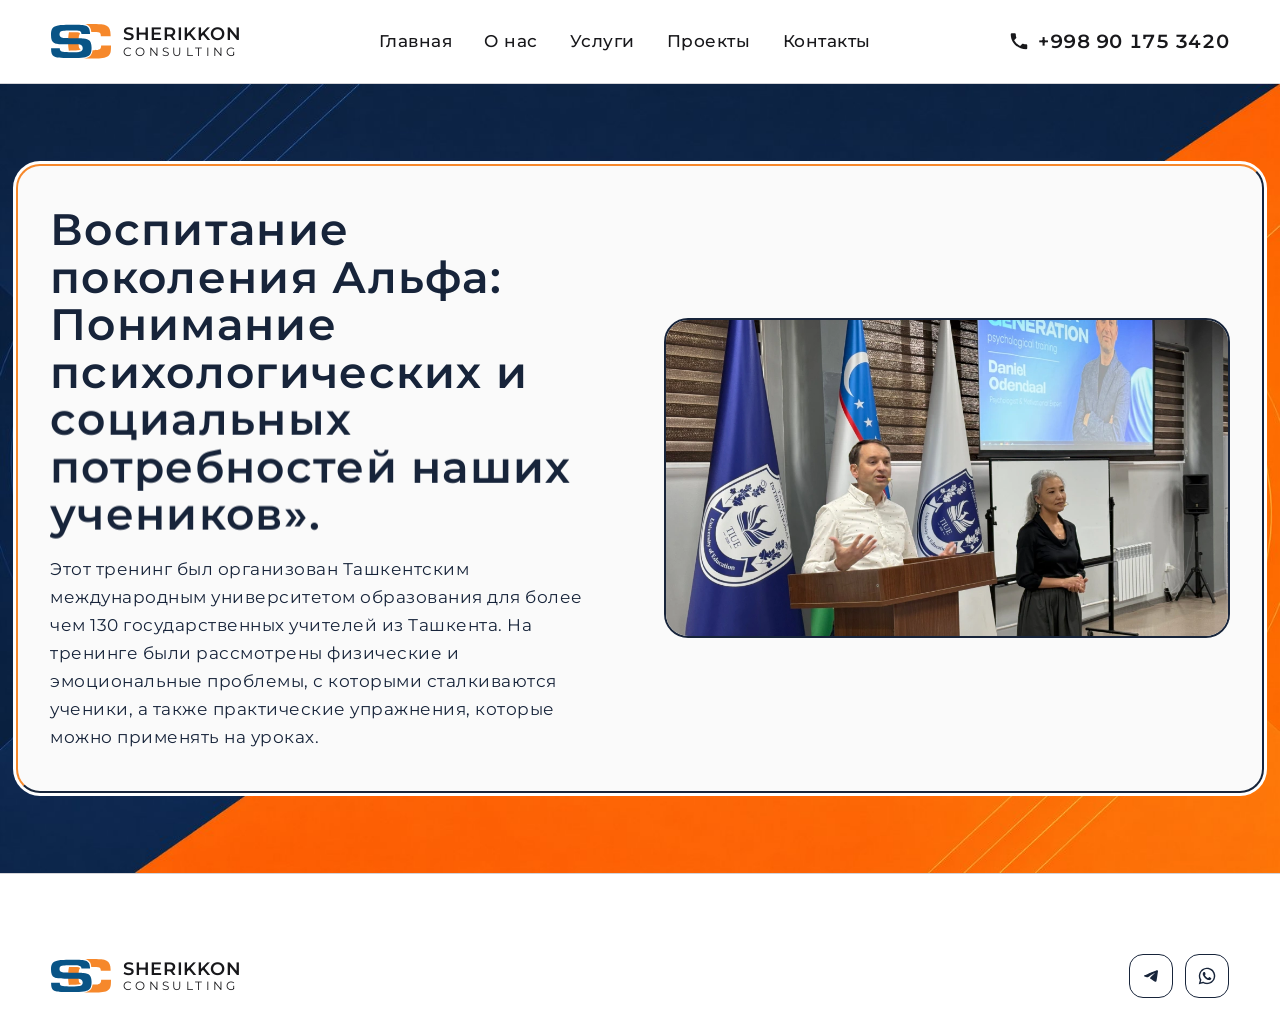
<file: proekt-alfa.html>
<!DOCTYPE html>
<html lang="ru">
<head>
<meta charset="utf-8">
<meta name="viewport" content="width=device-width, initial-scale=1">
<title>Воспитание поколения Альфа | Sherikkon Remake</title>
<meta name="description" content="Тренинг для более чем 130 государственных учителей Ташкента о психологических и социальных потребностях поколения Альфа.">
<meta name="theme-color" content="#0B0714">
<meta property="og:type" content="website">
<meta property="og:title" content="Воспитание поколения Альфа | Sherikkon Consulting">
<meta property="og:description" content="Тренинг для более чем 130 государственных учителей Ташкента о психологических и социальных потребностях поколения Альфа.">
<meta property="og:locale" content="ru_RU">

<link rel="icon" href="assets/icons/logo-mark.svg" type="image/svg+xml">
<link rel="preload" href="assets/fonts/exo2-400-700-cyrillic.woff2" as="font" type="font/woff2" crossorigin>
<link rel="preload" href="assets/fonts/ibmplexsans-500-700-cyrillic.woff2" as="font" type="font/woff2" crossorigin>
<link rel="preload" href="assets/fonts/luga.ttf" as="font" type="font/ttf" crossorigin>
<link rel="stylesheet" href="assets/css/tokens.css?v=2">
<link rel="stylesheet" href="assets/css/styles.css?v=2">

<script>
(function(d){
  if ('scrollRestoration' in history) { history.scrollRestoration = 'manual'; }
  d.documentElement.classList.add('js');
})(document);
</script>
</head>

<body>

<svg xmlns="http://www.w3.org/2000/svg" style="display:none" aria-hidden="true" focusable="false">
  <symbol id="i-arrow-right" viewBox="0 0 24 24" fill="none" stroke="currentColor" stroke-width="1.5" stroke-linecap="round" stroke-linejoin="round"><path d="M4 12h15"/><path d="m13 6 6 6-6 6"/></symbol>
  <symbol id="i-phone" viewBox="0 0 24 24"><path fill="currentColor" d="M6.62 10.79c1.44 2.83 3.76 5.15 6.59 6.59l2.2-2.2c.28-.28.68-.36 1.03-.24 1.12.37 2.33.57 3.56.57.56 0 1 .44 1 1V20c0 .55-.44 1-1 1C10.4 21 3 13.6 3 4.5c0-.56.45-1 1-1h3.5c.56 0 1 .44 1 1 0 1.24.2 2.45.57 3.57.11.36.03.75-.25 1.03l-2.2 2.19Z"/></symbol>
  <symbol id="i-mail" viewBox="0 0 24 24" fill="none" stroke="currentColor" stroke-width="1.5" stroke-linecap="round" stroke-linejoin="round"><rect x="3" y="5" width="18" height="14" rx="2.5"/><path d="m3.5 7 7.6 5.3a1.5 1.5 0 0 0 1.8 0L20.5 7"/></symbol>
  <symbol id="i-sms" viewBox="0 0 24 24" fill="none" stroke="currentColor" stroke-width="1.5" stroke-linecap="round" stroke-linejoin="round"><path d="M4 5h16v10.5a1.5 1.5 0 0 1-1.5 1.5H9l-4 3.5V17H4.5A1.5 1.5 0 0 1 3 15.5V6.5A1.5 1.5 0 0 1 4.5 5Z"/><path d="M8 9.5h8M8 12.5h5"/></symbol>
  <symbol id="i-telegram" viewBox="0 0 980 980"><path fill="currentColor" fill-rule="evenodd" d="M 698 287.631 C 689.870 289.158, 654.773 302.731, 597.500 326.497 C 579.350 334.028, 550.325 346.044, 533 353.199 C 515.675 360.353, 497 368.138, 491.500 370.498 C 476.602 376.891, 411.305 405.121, 380.500 418.486 C 365.650 424.929, 346.750 433.126, 338.500 436.701 C 330.250 440.276, 320.125 444.682, 316 446.493 C 311.875 448.304, 299.052 453.932, 287.505 459 C 259.455 471.311, 257.509 472.360, 251.404 478.465 C 243.858 486.011, 243.010 492.293, 248.633 498.976 C 254.308 505.720, 269.003 510.989, 315.500 522.949 C 332.550 527.335, 348.975 531.610, 352 532.450 C 363.401 535.614, 379.007 533.776, 394.079 527.493 C 403.284 523.655, 421.090 512.782, 439 500.059 C 447.525 494.004, 463.275 483.103, 474 475.836 C 484.725 468.569, 508.069 452.535, 525.876 440.205 C 559.910 416.640, 592.766 394.737, 599.486 391.136 C 604.823 388.275, 608.498 388.407, 611.664 391.573 C 615.167 395.076, 614.372 399.588, 609.159 405.795 C 601.320 415.126, 516.463 495.931, 483.500 525.452 C 469.482 538.007, 464.042 543.935, 460.603 550.403 C 457.144 556.907, 456.459 562.630, 458.359 569.153 C 461.514 579.990, 461.578 580.041, 526.913 623.620 C 560.236 645.847, 592.675 667.663, 599 672.099 C 611.169 680.635, 629.362 690.068, 637.193 691.901 C 644.019 693.499, 653.913 693.247, 659.572 691.331 C 666.432 689.009, 674.851 680.261, 679.355 670.775 C 684.050 660.886, 686.511 650.362, 690.059 625 C 693.599 599.695, 698.780 565.622, 710.434 491 C 729.656 367.922, 735.375 326.507, 734.742 314.954 C 733.712 296.144, 725.993 287.882, 709 287.402 C 704.325 287.270, 699.375 287.373, 698 287.631"/></symbol>
  <symbol id="i-whatsapp" viewBox="0 0 980 980"><path fill="currentColor" fill-rule="evenodd" d="M 473 121.073 C 408.287 124.119, 345.980 144.488, 290.540 180.721 C 261.963 199.397, 231.344 226.807, 209.440 253.321 C 140.428 336.856, 112.046 445.009, 131.058 552 C 137.192 586.517, 148.519 620.061, 165.122 652.879 L 173.915 670.259 157.994 728.379 C 149.238 760.346, 137.630 802.700, 132.200 822.500 C 126.771 842.300, 122.681 858.642, 123.113 858.816 C 123.545 858.990, 142.708 854.193, 165.699 848.155 C 188.690 842.117, 231.946 830.773, 261.825 822.947 L 316.149 808.716 331.825 816.308 C 362.823 831.321, 391.642 840.847, 424.500 846.940 C 462.693 854.022, 505.928 854.912, 544 849.401 C 659.831 832.635, 760.606 761.303, 815.815 657 C 836.675 617.591, 850.125 574.045, 855.659 528 C 857.788 510.279, 858.087 466.079, 856.189 449.500 C 847.851 376.671, 821.812 313.276, 777.326 257.500 C 765.450 242.610, 741.286 218.115, 725.683 205.150 C 654.349 145.875, 566.568 116.667, 473 121.073 M 473.423 183.040 C 420.483 186.084, 368.411 203.548, 324 233.153 C 305.440 245.526, 295.586 253.487, 279.666 268.971 C 229.163 318.089, 199.066 378.275, 189.388 449.500 C 186.968 467.307, 186.953 506.422, 189.358 524 C 192.826 549.344, 198.148 570.887, 206.652 594 C 211.560 607.342, 225.498 635.392, 233.910 648.857 L 241.006 660.214 229.444 702.357 C 223.086 725.536, 216.335 750.100, 214.442 756.946 C 212.549 763.791, 211 769.987, 211 770.715 C 211 772.267, 209.041 772.681, 239 764.805 C 251.375 761.551, 269.375 756.847, 279 754.350 C 288.625 751.853, 303.008 748.080, 310.962 745.966 L 325.424 742.122 333.462 746.948 C 374.501 771.589, 418.333 785.852, 466.005 790.079 C 484.035 791.677, 517.440 790.730, 534.531 788.135 C 589.215 779.832, 635.861 759.787, 679.996 725.625 C 693.058 715.515, 717.927 690.849, 728.775 677.246 C 741.848 660.854, 754.423 640.974, 764.008 621.549 C 776.532 596.168, 784.210 574.227, 789.434 548.892 C 816.684 416.730, 755.619 285.022, 636.515 219.074 C 589.560 193.074, 529.542 179.814, 473.423 183.040 M 355.265 307.480 C 346.011 310.081, 340.058 313.846, 331.784 322.330 C 300.514 354.391, 292.602 396.469, 308.999 443.500 C 318.213 469.929, 348.242 518.263, 376.407 552 C 404.327 585.442, 435.720 612.926, 466.658 631.013 C 485.979 642.308, 530.616 661.622, 553 668.372 C 576.063 675.326, 597.355 675.860, 616.735 669.969 C 639.143 663.159, 663.029 645.935, 670.002 631.558 C 676.188 618.806, 680.855 595.724, 678.953 587.291 C 678.507 585.315, 677.323 582.886, 676.321 581.894 C 674.359 579.951, 635.452 558.815, 609.659 545.681 C 596.337 538.897, 592.877 537.546, 587.899 537.186 C 582 536.760, 581.963 536.774, 577.739 541.182 C 575.408 543.615, 569.145 550.757, 563.822 557.053 C 547.820 575.980, 541.032 582.606, 536.850 583.379 C 529.597 584.719, 521.422 581.610, 500.647 569.612 C 458.782 545.434, 428.815 515.321, 403.072 471.561 C 400.179 466.644, 397.578 461.174, 397.291 459.404 C 396.482 454.421, 400.697 446.632, 409.603 436.648 C 427.560 416.520, 430.425 411.822, 429.746 403.616 C 429.480 400.389, 425.818 389.267, 419.832 373.500 C 414.611 359.750, 408.145 342.450, 405.462 335.056 C 399.532 318.709, 396.641 314.639, 387.727 310.087 C 381.624 306.971, 380.149 306.645, 370.771 306.341 C 363.837 306.116, 358.799 306.486, 355.265 307.480"/></symbol>
</svg>

<a class="skip-link" href="#main">Перейти к содержимому</a>


<header class="header" id="header">
  <div class="container header__inner">
    <a class="header__brand" href="index.html">
      <img src="assets/icons/logo-mark.svg" alt="" width="40" height="23">
      <span class="header__brand-text">
        <span class="header__brand-name">SHERIKKON</span>
        <span class="header__brand-sub">CONSULTING</span>
      </span>
    </a>

    <nav class="nav" aria-label="Основная навигация">
      <a class="nav__link" href="index.html">Главная</a>
      <a class="nav__link" href="o-nas.html">О нас</a>
      <a class="nav__link" href="uslugi.html">Услуги</a>
      <a class="nav__link" href="proekti.html">Проекты</a>
      <a class="nav__link" href="kontakti.html">Контакты</a>
    </nav>

    <div class="header__actions">
      <a class="header__phone" href="tel:+998901753420">
        <svg width="22" height="22" aria-hidden="true"><use href="#i-phone"/></svg>
        +998 90 175 3420
      </a>
      <button class="burger" id="burger" type="button" aria-label="Открыть меню" aria-expanded="false" aria-controls="menu">
        <span class="burger__box"><span class="burger__line"></span><span class="burger__line"></span><span class="burger__line"></span></span>
      </button>
    </div>
  </div>
</header>

<div class="menu" id="menu" hidden>
  <nav aria-label="Мобильная навигация">
    <ul class="menu__list">
      <li><a class="menu__link" href="index.html">Главная</a></li>
      <li><a class="menu__link" href="o-nas.html">О нас</a></li>
      <li><a class="menu__link" href="uslugi.html">Услуги</a></li>
      <li><a class="menu__link" href="proekti.html">Проекты</a></li>
      <li><a class="menu__link" href="kontakti.html">Контакты</a></li>
    </ul>
  </nav>
  <div class="menu__footer">
    <a class="btn btn--primary" href="kontakti.html#zayavka">Получить консультацию</a>
    <a class="contact-item__value contact-item__value--tabular" href="tel:+998901753420">+998 90 175 3420</a>
  </div>
</div>

<main id="main">

  <section class="page-hero page-hero--case">
    <div class="container page-hero__inner">
      <div class="page-hero__title-box">
        <h1 data-reveal-words>Воспитание поколения Альфа: Понимание психологических и социальных потребностей наших учеников».</h1>
        <p class="page-hero__caption">
          Этот тренинг был организован Ташкентским международным университетом образования для более чем
          130 государственных учителей из Ташкента. На тренинге были рассмотрены физические и эмоциональные
          проблемы, с которыми сталкиваются ученики, а также практические упражнения, которые можно применять
          на уроках.
        </p>
      </div>

      <div class="page-hero__media" data-reveal>
        <img src="assets/img/projects/alpha-generation.webp" alt="" loading="lazy" decoding="async">
      </div>
    </div>
  </section>

</main>

<footer class="footer">
  <div class="container">
    <div class="footer__grid footer__grid--simple">
      <a class="header__brand" href="index.html">
        <img src="assets/icons/logo-mark.svg" alt="" width="40" height="23">
        <span class="header__brand-text">
          <span class="header__brand-name">SHERIKKON</span>
          <span class="header__brand-sub">CONSULTING</span>
        </span>
      </a>
      <div class="socials">
        <a class="social" href="https://t.me/farhod_djabbarov" target="_blank" rel="noopener" aria-label="Telegram">
          <svg width="28" height="28" aria-hidden="true"><use href="#i-telegram"/></svg>
        </a>
        <a class="social" href="https://wa.me/998901753420" target="_blank" rel="noopener" aria-label="WhatsApp">
          <svg width="22" height="22" aria-hidden="true"><use href="#i-whatsapp"/></svg>
        </a>
      </div>
    </div>  </div>
</footer>

<script src="assets/vendor/gsap.min.js"></script>
<script src="assets/vendor/ScrollTrigger.min.js"></script>
<script src="assets/vendor/SplitText.min.js"></script>
<script src="assets/js/nav.js"></script>
<script src="assets/js/forms.js"></script>
<script src="assets/js/motion.js"></script>
<script src="assets/js/main.js"></script>
</body>
</html>
</file>
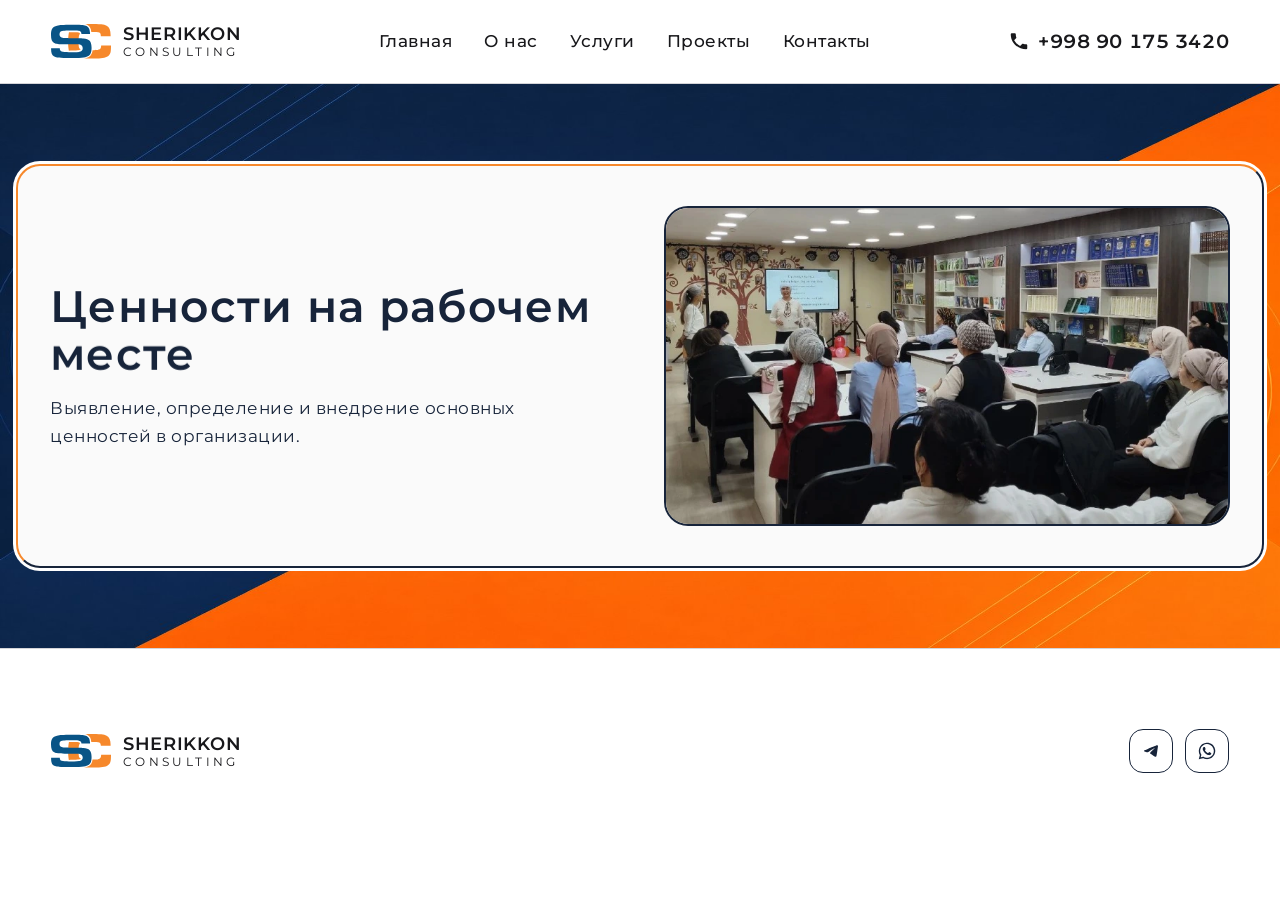
<file: proekt-cennosti.html>
<!DOCTYPE html>
<html lang="ru">
<head>
<meta charset="utf-8">
<meta name="viewport" content="width=device-width, initial-scale=1">
<title>Ценности на рабочем месте | Sherikkon Remake</title>
<meta name="description" content="Выявление, определение и внедрение основных ценностей в организации.">
<meta name="theme-color" content="#0B0714">
<meta property="og:type" content="website">
<meta property="og:title" content="Ценности на рабочем месте | Sherikkon Consulting">
<meta property="og:description" content="Выявление, определение и внедрение основных ценностей в организации.">
<meta property="og:locale" content="ru_RU">

<link rel="icon" href="assets/icons/logo-mark.svg" type="image/svg+xml">
<link rel="preload" href="assets/fonts/exo2-400-700-cyrillic.woff2" as="font" type="font/woff2" crossorigin>
<link rel="preload" href="assets/fonts/ibmplexsans-500-700-cyrillic.woff2" as="font" type="font/woff2" crossorigin>
<link rel="preload" href="assets/fonts/luga.ttf" as="font" type="font/ttf" crossorigin>
<link rel="stylesheet" href="assets/css/tokens.css?v=2">
<link rel="stylesheet" href="assets/css/styles.css?v=2">

<script>
(function(d){
  if ('scrollRestoration' in history) { history.scrollRestoration = 'manual'; }
  d.documentElement.classList.add('js');
})(document);
</script>
</head>

<body>

<svg xmlns="http://www.w3.org/2000/svg" style="display:none" aria-hidden="true" focusable="false">
  <symbol id="i-arrow-right" viewBox="0 0 24 24" fill="none" stroke="currentColor" stroke-width="1.5" stroke-linecap="round" stroke-linejoin="round"><path d="M4 12h15"/><path d="m13 6 6 6-6 6"/></symbol>
  <symbol id="i-phone" viewBox="0 0 24 24"><path fill="currentColor" d="M6.62 10.79c1.44 2.83 3.76 5.15 6.59 6.59l2.2-2.2c.28-.28.68-.36 1.03-.24 1.12.37 2.33.57 3.56.57.56 0 1 .44 1 1V20c0 .55-.44 1-1 1C10.4 21 3 13.6 3 4.5c0-.56.45-1 1-1h3.5c.56 0 1 .44 1 1 0 1.24.2 2.45.57 3.57.11.36.03.75-.25 1.03l-2.2 2.19Z"/></symbol>
  <symbol id="i-mail" viewBox="0 0 24 24" fill="none" stroke="currentColor" stroke-width="1.5" stroke-linecap="round" stroke-linejoin="round"><rect x="3" y="5" width="18" height="14" rx="2.5"/><path d="m3.5 7 7.6 5.3a1.5 1.5 0 0 0 1.8 0L20.5 7"/></symbol>
  <symbol id="i-sms" viewBox="0 0 24 24" fill="none" stroke="currentColor" stroke-width="1.5" stroke-linecap="round" stroke-linejoin="round"><path d="M4 5h16v10.5a1.5 1.5 0 0 1-1.5 1.5H9l-4 3.5V17H4.5A1.5 1.5 0 0 1 3 15.5V6.5A1.5 1.5 0 0 1 4.5 5Z"/><path d="M8 9.5h8M8 12.5h5"/></symbol>
  <symbol id="i-telegram" viewBox="0 0 980 980"><path fill="currentColor" fill-rule="evenodd" d="M 698 287.631 C 689.870 289.158, 654.773 302.731, 597.500 326.497 C 579.350 334.028, 550.325 346.044, 533 353.199 C 515.675 360.353, 497 368.138, 491.500 370.498 C 476.602 376.891, 411.305 405.121, 380.500 418.486 C 365.650 424.929, 346.750 433.126, 338.500 436.701 C 330.250 440.276, 320.125 444.682, 316 446.493 C 311.875 448.304, 299.052 453.932, 287.505 459 C 259.455 471.311, 257.509 472.360, 251.404 478.465 C 243.858 486.011, 243.010 492.293, 248.633 498.976 C 254.308 505.720, 269.003 510.989, 315.500 522.949 C 332.550 527.335, 348.975 531.610, 352 532.450 C 363.401 535.614, 379.007 533.776, 394.079 527.493 C 403.284 523.655, 421.090 512.782, 439 500.059 C 447.525 494.004, 463.275 483.103, 474 475.836 C 484.725 468.569, 508.069 452.535, 525.876 440.205 C 559.910 416.640, 592.766 394.737, 599.486 391.136 C 604.823 388.275, 608.498 388.407, 611.664 391.573 C 615.167 395.076, 614.372 399.588, 609.159 405.795 C 601.320 415.126, 516.463 495.931, 483.500 525.452 C 469.482 538.007, 464.042 543.935, 460.603 550.403 C 457.144 556.907, 456.459 562.630, 458.359 569.153 C 461.514 579.990, 461.578 580.041, 526.913 623.620 C 560.236 645.847, 592.675 667.663, 599 672.099 C 611.169 680.635, 629.362 690.068, 637.193 691.901 C 644.019 693.499, 653.913 693.247, 659.572 691.331 C 666.432 689.009, 674.851 680.261, 679.355 670.775 C 684.050 660.886, 686.511 650.362, 690.059 625 C 693.599 599.695, 698.780 565.622, 710.434 491 C 729.656 367.922, 735.375 326.507, 734.742 314.954 C 733.712 296.144, 725.993 287.882, 709 287.402 C 704.325 287.270, 699.375 287.373, 698 287.631"/></symbol>
  <symbol id="i-whatsapp" viewBox="0 0 980 980"><path fill="currentColor" fill-rule="evenodd" d="M 473 121.073 C 408.287 124.119, 345.980 144.488, 290.540 180.721 C 261.963 199.397, 231.344 226.807, 209.440 253.321 C 140.428 336.856, 112.046 445.009, 131.058 552 C 137.192 586.517, 148.519 620.061, 165.122 652.879 L 173.915 670.259 157.994 728.379 C 149.238 760.346, 137.630 802.700, 132.200 822.500 C 126.771 842.300, 122.681 858.642, 123.113 858.816 C 123.545 858.990, 142.708 854.193, 165.699 848.155 C 188.690 842.117, 231.946 830.773, 261.825 822.947 L 316.149 808.716 331.825 816.308 C 362.823 831.321, 391.642 840.847, 424.500 846.940 C 462.693 854.022, 505.928 854.912, 544 849.401 C 659.831 832.635, 760.606 761.303, 815.815 657 C 836.675 617.591, 850.125 574.045, 855.659 528 C 857.788 510.279, 858.087 466.079, 856.189 449.500 C 847.851 376.671, 821.812 313.276, 777.326 257.500 C 765.450 242.610, 741.286 218.115, 725.683 205.150 C 654.349 145.875, 566.568 116.667, 473 121.073 M 473.423 183.040 C 420.483 186.084, 368.411 203.548, 324 233.153 C 305.440 245.526, 295.586 253.487, 279.666 268.971 C 229.163 318.089, 199.066 378.275, 189.388 449.500 C 186.968 467.307, 186.953 506.422, 189.358 524 C 192.826 549.344, 198.148 570.887, 206.652 594 C 211.560 607.342, 225.498 635.392, 233.910 648.857 L 241.006 660.214 229.444 702.357 C 223.086 725.536, 216.335 750.100, 214.442 756.946 C 212.549 763.791, 211 769.987, 211 770.715 C 211 772.267, 209.041 772.681, 239 764.805 C 251.375 761.551, 269.375 756.847, 279 754.350 C 288.625 751.853, 303.008 748.080, 310.962 745.966 L 325.424 742.122 333.462 746.948 C 374.501 771.589, 418.333 785.852, 466.005 790.079 C 484.035 791.677, 517.440 790.730, 534.531 788.135 C 589.215 779.832, 635.861 759.787, 679.996 725.625 C 693.058 715.515, 717.927 690.849, 728.775 677.246 C 741.848 660.854, 754.423 640.974, 764.008 621.549 C 776.532 596.168, 784.210 574.227, 789.434 548.892 C 816.684 416.730, 755.619 285.022, 636.515 219.074 C 589.560 193.074, 529.542 179.814, 473.423 183.040 M 355.265 307.480 C 346.011 310.081, 340.058 313.846, 331.784 322.330 C 300.514 354.391, 292.602 396.469, 308.999 443.500 C 318.213 469.929, 348.242 518.263, 376.407 552 C 404.327 585.442, 435.720 612.926, 466.658 631.013 C 485.979 642.308, 530.616 661.622, 553 668.372 C 576.063 675.326, 597.355 675.860, 616.735 669.969 C 639.143 663.159, 663.029 645.935, 670.002 631.558 C 676.188 618.806, 680.855 595.724, 678.953 587.291 C 678.507 585.315, 677.323 582.886, 676.321 581.894 C 674.359 579.951, 635.452 558.815, 609.659 545.681 C 596.337 538.897, 592.877 537.546, 587.899 537.186 C 582 536.760, 581.963 536.774, 577.739 541.182 C 575.408 543.615, 569.145 550.757, 563.822 557.053 C 547.820 575.980, 541.032 582.606, 536.850 583.379 C 529.597 584.719, 521.422 581.610, 500.647 569.612 C 458.782 545.434, 428.815 515.321, 403.072 471.561 C 400.179 466.644, 397.578 461.174, 397.291 459.404 C 396.482 454.421, 400.697 446.632, 409.603 436.648 C 427.560 416.520, 430.425 411.822, 429.746 403.616 C 429.480 400.389, 425.818 389.267, 419.832 373.500 C 414.611 359.750, 408.145 342.450, 405.462 335.056 C 399.532 318.709, 396.641 314.639, 387.727 310.087 C 381.624 306.971, 380.149 306.645, 370.771 306.341 C 363.837 306.116, 358.799 306.486, 355.265 307.480"/></symbol>
</svg>

<a class="skip-link" href="#main">Перейти к содержимому</a>


<header class="header" id="header">
  <div class="container header__inner">
    <a class="header__brand" href="index.html">
      <img src="assets/icons/logo-mark.svg" alt="" width="40" height="23">
      <span class="header__brand-text">
        <span class="header__brand-name">SHERIKKON</span>
        <span class="header__brand-sub">CONSULTING</span>
      </span>
    </a>

    <nav class="nav" aria-label="Основная навигация">
      <a class="nav__link" href="index.html">Главная</a>
      <a class="nav__link" href="o-nas.html">О нас</a>
      <a class="nav__link" href="uslugi.html">Услуги</a>
      <a class="nav__link" href="proekti.html">Проекты</a>
      <a class="nav__link" href="kontakti.html">Контакты</a>
    </nav>

    <div class="header__actions">
      <a class="header__phone" href="tel:+998901753420">
        <svg width="22" height="22" aria-hidden="true"><use href="#i-phone"/></svg>
        +998 90 175 3420
      </a>
      <button class="burger" id="burger" type="button" aria-label="Открыть меню" aria-expanded="false" aria-controls="menu">
        <span class="burger__box"><span class="burger__line"></span><span class="burger__line"></span><span class="burger__line"></span></span>
      </button>
    </div>
  </div>
</header>

<div class="menu" id="menu" hidden>
  <nav aria-label="Мобильная навигация">
    <ul class="menu__list">
      <li><a class="menu__link" href="index.html">Главная</a></li>
      <li><a class="menu__link" href="o-nas.html">О нас</a></li>
      <li><a class="menu__link" href="uslugi.html">Услуги</a></li>
      <li><a class="menu__link" href="proekti.html">Проекты</a></li>
      <li><a class="menu__link" href="kontakti.html">Контакты</a></li>
    </ul>
  </nav>
  <div class="menu__footer">
    <a class="btn btn--primary" href="kontakti.html#zayavka">Получить консультацию</a>
    <a class="contact-item__value contact-item__value--tabular" href="tel:+998901753420">+998 90 175 3420</a>
  </div>
</div>

<main id="main">

  <section class="page-hero page-hero--case">
    <div class="container page-hero__inner">
      <div class="page-hero__title-box">
        <h1 data-reveal-words>Ценности на рабочем месте</h1>
        <p class="page-hero__caption">
          Выявление, определение и внедрение основных ценностей в организации.
        </p>
      </div>

      <div class="page-hero__media" data-reveal>
        <img src="assets/img/projects/core-values.webp" alt="" loading="lazy" decoding="async">
      </div>
    </div>
  </section>

</main>

<footer class="footer">
  <div class="container">
    <div class="footer__grid footer__grid--simple">
      <a class="header__brand" href="index.html">
        <img src="assets/icons/logo-mark.svg" alt="" width="40" height="23">
        <span class="header__brand-text">
          <span class="header__brand-name">SHERIKKON</span>
          <span class="header__brand-sub">CONSULTING</span>
        </span>
      </a>
      <div class="socials">
        <a class="social" href="https://t.me/farhod_djabbarov" target="_blank" rel="noopener" aria-label="Telegram">
          <svg width="28" height="28" aria-hidden="true"><use href="#i-telegram"/></svg>
        </a>
        <a class="social" href="https://wa.me/998901753420" target="_blank" rel="noopener" aria-label="WhatsApp">
          <svg width="22" height="22" aria-hidden="true"><use href="#i-whatsapp"/></svg>
        </a>
      </div>
    </div>  </div>
</footer>

<script src="assets/vendor/gsap.min.js"></script>
<script src="assets/vendor/ScrollTrigger.min.js"></script>
<script src="assets/vendor/SplitText.min.js"></script>
<script src="assets/js/nav.js"></script>
<script src="assets/js/forms.js"></script>
<script src="assets/js/motion.js"></script>
<script src="assets/js/main.js"></script>
</body>
</html>
</file>
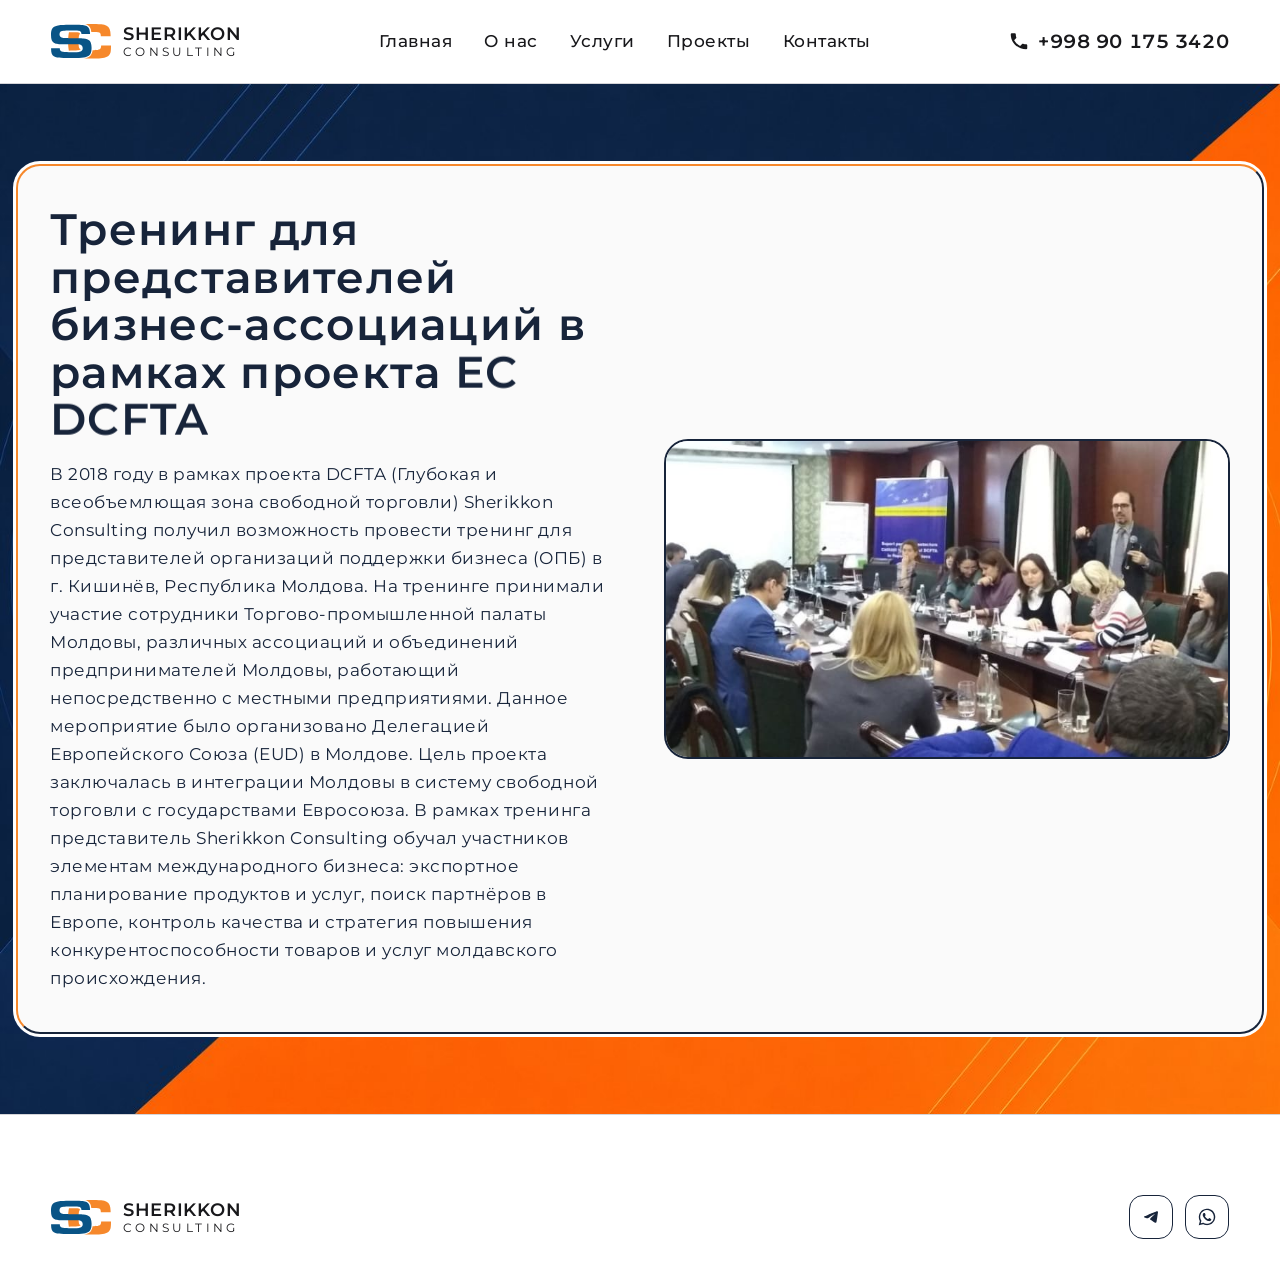
<file: proekt-dcfta.html>
<!DOCTYPE html>
<html lang="ru">
<head>
<meta charset="utf-8">
<meta name="viewport" content="width=device-width, initial-scale=1">
<title>Тренинг для бизнес-ассоциаций — ЕС DCFTA | Sherikkon Remake</title>
<meta name="description" content="Тренинг для представителей организаций поддержки бизнеса Молдовы в рамках проекта ЕС DCFTA.">
<meta name="theme-color" content="#0B0714">
<meta property="og:type" content="website">
<meta property="og:title" content="Тренинг для бизнес-ассоциаций — ЕС DCFTA | Sherikkon Consulting">
<meta property="og:description" content="Тренинг для представителей организаций поддержки бизнеса Молдовы в рамках проекта ЕС DCFTA.">
<meta property="og:locale" content="ru_RU">

<link rel="icon" href="assets/icons/logo-mark.svg" type="image/svg+xml">
<link rel="preload" href="assets/fonts/exo2-400-700-cyrillic.woff2" as="font" type="font/woff2" crossorigin>
<link rel="preload" href="assets/fonts/ibmplexsans-500-700-cyrillic.woff2" as="font" type="font/woff2" crossorigin>
<link rel="preload" href="assets/fonts/luga.ttf" as="font" type="font/ttf" crossorigin>
<link rel="stylesheet" href="assets/css/tokens.css?v=2">
<link rel="stylesheet" href="assets/css/styles.css?v=2">

<script>
(function(d){
  if ('scrollRestoration' in history) { history.scrollRestoration = 'manual'; }
  d.documentElement.classList.add('js');
})(document);
</script>
</head>

<body>

<svg xmlns="http://www.w3.org/2000/svg" style="display:none" aria-hidden="true" focusable="false">
  <symbol id="i-arrow-right" viewBox="0 0 24 24" fill="none" stroke="currentColor" stroke-width="1.5" stroke-linecap="round" stroke-linejoin="round"><path d="M4 12h15"/><path d="m13 6 6 6-6 6"/></symbol>
  <symbol id="i-phone" viewBox="0 0 24 24"><path fill="currentColor" d="M6.62 10.79c1.44 2.83 3.76 5.15 6.59 6.59l2.2-2.2c.28-.28.68-.36 1.03-.24 1.12.37 2.33.57 3.56.57.56 0 1 .44 1 1V20c0 .55-.44 1-1 1C10.4 21 3 13.6 3 4.5c0-.56.45-1 1-1h3.5c.56 0 1 .44 1 1 0 1.24.2 2.45.57 3.57.11.36.03.75-.25 1.03l-2.2 2.19Z"/></symbol>
  <symbol id="i-mail" viewBox="0 0 24 24" fill="none" stroke="currentColor" stroke-width="1.5" stroke-linecap="round" stroke-linejoin="round"><rect x="3" y="5" width="18" height="14" rx="2.5"/><path d="m3.5 7 7.6 5.3a1.5 1.5 0 0 0 1.8 0L20.5 7"/></symbol>
  <symbol id="i-sms" viewBox="0 0 24 24" fill="none" stroke="currentColor" stroke-width="1.5" stroke-linecap="round" stroke-linejoin="round"><path d="M4 5h16v10.5a1.5 1.5 0 0 1-1.5 1.5H9l-4 3.5V17H4.5A1.5 1.5 0 0 1 3 15.5V6.5A1.5 1.5 0 0 1 4.5 5Z"/><path d="M8 9.5h8M8 12.5h5"/></symbol>
  <symbol id="i-telegram" viewBox="0 0 980 980"><path fill="currentColor" fill-rule="evenodd" d="M 698 287.631 C 689.870 289.158, 654.773 302.731, 597.500 326.497 C 579.350 334.028, 550.325 346.044, 533 353.199 C 515.675 360.353, 497 368.138, 491.500 370.498 C 476.602 376.891, 411.305 405.121, 380.500 418.486 C 365.650 424.929, 346.750 433.126, 338.500 436.701 C 330.250 440.276, 320.125 444.682, 316 446.493 C 311.875 448.304, 299.052 453.932, 287.505 459 C 259.455 471.311, 257.509 472.360, 251.404 478.465 C 243.858 486.011, 243.010 492.293, 248.633 498.976 C 254.308 505.720, 269.003 510.989, 315.500 522.949 C 332.550 527.335, 348.975 531.610, 352 532.450 C 363.401 535.614, 379.007 533.776, 394.079 527.493 C 403.284 523.655, 421.090 512.782, 439 500.059 C 447.525 494.004, 463.275 483.103, 474 475.836 C 484.725 468.569, 508.069 452.535, 525.876 440.205 C 559.910 416.640, 592.766 394.737, 599.486 391.136 C 604.823 388.275, 608.498 388.407, 611.664 391.573 C 615.167 395.076, 614.372 399.588, 609.159 405.795 C 601.320 415.126, 516.463 495.931, 483.500 525.452 C 469.482 538.007, 464.042 543.935, 460.603 550.403 C 457.144 556.907, 456.459 562.630, 458.359 569.153 C 461.514 579.990, 461.578 580.041, 526.913 623.620 C 560.236 645.847, 592.675 667.663, 599 672.099 C 611.169 680.635, 629.362 690.068, 637.193 691.901 C 644.019 693.499, 653.913 693.247, 659.572 691.331 C 666.432 689.009, 674.851 680.261, 679.355 670.775 C 684.050 660.886, 686.511 650.362, 690.059 625 C 693.599 599.695, 698.780 565.622, 710.434 491 C 729.656 367.922, 735.375 326.507, 734.742 314.954 C 733.712 296.144, 725.993 287.882, 709 287.402 C 704.325 287.270, 699.375 287.373, 698 287.631"/></symbol>
  <symbol id="i-whatsapp" viewBox="0 0 980 980"><path fill="currentColor" fill-rule="evenodd" d="M 473 121.073 C 408.287 124.119, 345.980 144.488, 290.540 180.721 C 261.963 199.397, 231.344 226.807, 209.440 253.321 C 140.428 336.856, 112.046 445.009, 131.058 552 C 137.192 586.517, 148.519 620.061, 165.122 652.879 L 173.915 670.259 157.994 728.379 C 149.238 760.346, 137.630 802.700, 132.200 822.500 C 126.771 842.300, 122.681 858.642, 123.113 858.816 C 123.545 858.990, 142.708 854.193, 165.699 848.155 C 188.690 842.117, 231.946 830.773, 261.825 822.947 L 316.149 808.716 331.825 816.308 C 362.823 831.321, 391.642 840.847, 424.500 846.940 C 462.693 854.022, 505.928 854.912, 544 849.401 C 659.831 832.635, 760.606 761.303, 815.815 657 C 836.675 617.591, 850.125 574.045, 855.659 528 C 857.788 510.279, 858.087 466.079, 856.189 449.500 C 847.851 376.671, 821.812 313.276, 777.326 257.500 C 765.450 242.610, 741.286 218.115, 725.683 205.150 C 654.349 145.875, 566.568 116.667, 473 121.073 M 473.423 183.040 C 420.483 186.084, 368.411 203.548, 324 233.153 C 305.440 245.526, 295.586 253.487, 279.666 268.971 C 229.163 318.089, 199.066 378.275, 189.388 449.500 C 186.968 467.307, 186.953 506.422, 189.358 524 C 192.826 549.344, 198.148 570.887, 206.652 594 C 211.560 607.342, 225.498 635.392, 233.910 648.857 L 241.006 660.214 229.444 702.357 C 223.086 725.536, 216.335 750.100, 214.442 756.946 C 212.549 763.791, 211 769.987, 211 770.715 C 211 772.267, 209.041 772.681, 239 764.805 C 251.375 761.551, 269.375 756.847, 279 754.350 C 288.625 751.853, 303.008 748.080, 310.962 745.966 L 325.424 742.122 333.462 746.948 C 374.501 771.589, 418.333 785.852, 466.005 790.079 C 484.035 791.677, 517.440 790.730, 534.531 788.135 C 589.215 779.832, 635.861 759.787, 679.996 725.625 C 693.058 715.515, 717.927 690.849, 728.775 677.246 C 741.848 660.854, 754.423 640.974, 764.008 621.549 C 776.532 596.168, 784.210 574.227, 789.434 548.892 C 816.684 416.730, 755.619 285.022, 636.515 219.074 C 589.560 193.074, 529.542 179.814, 473.423 183.040 M 355.265 307.480 C 346.011 310.081, 340.058 313.846, 331.784 322.330 C 300.514 354.391, 292.602 396.469, 308.999 443.500 C 318.213 469.929, 348.242 518.263, 376.407 552 C 404.327 585.442, 435.720 612.926, 466.658 631.013 C 485.979 642.308, 530.616 661.622, 553 668.372 C 576.063 675.326, 597.355 675.860, 616.735 669.969 C 639.143 663.159, 663.029 645.935, 670.002 631.558 C 676.188 618.806, 680.855 595.724, 678.953 587.291 C 678.507 585.315, 677.323 582.886, 676.321 581.894 C 674.359 579.951, 635.452 558.815, 609.659 545.681 C 596.337 538.897, 592.877 537.546, 587.899 537.186 C 582 536.760, 581.963 536.774, 577.739 541.182 C 575.408 543.615, 569.145 550.757, 563.822 557.053 C 547.820 575.980, 541.032 582.606, 536.850 583.379 C 529.597 584.719, 521.422 581.610, 500.647 569.612 C 458.782 545.434, 428.815 515.321, 403.072 471.561 C 400.179 466.644, 397.578 461.174, 397.291 459.404 C 396.482 454.421, 400.697 446.632, 409.603 436.648 C 427.560 416.520, 430.425 411.822, 429.746 403.616 C 429.480 400.389, 425.818 389.267, 419.832 373.500 C 414.611 359.750, 408.145 342.450, 405.462 335.056 C 399.532 318.709, 396.641 314.639, 387.727 310.087 C 381.624 306.971, 380.149 306.645, 370.771 306.341 C 363.837 306.116, 358.799 306.486, 355.265 307.480"/></symbol>
</svg>

<a class="skip-link" href="#main">Перейти к содержимому</a>


<header class="header" id="header">
  <div class="container header__inner">
    <a class="header__brand" href="index.html">
      <img src="assets/icons/logo-mark.svg" alt="" width="40" height="23">
      <span class="header__brand-text">
        <span class="header__brand-name">SHERIKKON</span>
        <span class="header__brand-sub">CONSULTING</span>
      </span>
    </a>

    <nav class="nav" aria-label="Основная навигация">
      <a class="nav__link" href="index.html">Главная</a>
      <a class="nav__link" href="o-nas.html">О нас</a>
      <a class="nav__link" href="uslugi.html">Услуги</a>
      <a class="nav__link" href="proekti.html">Проекты</a>
      <a class="nav__link" href="kontakti.html">Контакты</a>
    </nav>

    <div class="header__actions">
      <a class="header__phone" href="tel:+998901753420">
        <svg width="22" height="22" aria-hidden="true"><use href="#i-phone"/></svg>
        +998 90 175 3420
      </a>
      <button class="burger" id="burger" type="button" aria-label="Открыть меню" aria-expanded="false" aria-controls="menu">
        <span class="burger__box"><span class="burger__line"></span><span class="burger__line"></span><span class="burger__line"></span></span>
      </button>
    </div>
  </div>
</header>

<div class="menu" id="menu" hidden>
  <nav aria-label="Мобильная навигация">
    <ul class="menu__list">
      <li><a class="menu__link" href="index.html">Главная</a></li>
      <li><a class="menu__link" href="o-nas.html">О нас</a></li>
      <li><a class="menu__link" href="uslugi.html">Услуги</a></li>
      <li><a class="menu__link" href="proekti.html">Проекты</a></li>
      <li><a class="menu__link" href="kontakti.html">Контакты</a></li>
    </ul>
  </nav>
  <div class="menu__footer">
    <a class="btn btn--primary" href="kontakti.html#zayavka">Получить консультацию</a>
    <a class="contact-item__value contact-item__value--tabular" href="tel:+998901753420">+998 90 175 3420</a>
  </div>
</div>

<main id="main">

  <section class="page-hero page-hero--case">
    <div class="container page-hero__inner">
      <div class="page-hero__title-box">
        <h1 data-reveal-words>Тренинг для представителей бизнес-ассоциаций в рамках проекта ЕС DCFTA</h1>
        <p class="page-hero__caption">
          В 2018 году в рамках проекта DCFTA (Глубокая и всеобъемлющая зона свободной торговли) Sherikkon
          Consulting получил возможность провести тренинг для представителей организаций поддержки бизнеса
          (ОПБ) в г. Кишинёв, Республика Молдова. На тренинге принимали участие сотрудники Торгово-промышленной
          палаты Молдовы, различных ассоциаций и объединений предпринимателей Молдовы, работающий
          непосредственно с местными предприятиями. Данное мероприятие было организовано Делегацией
          Европейского Союза (EUD) в Молдове. Цель проекта заключалась в интеграции Молдовы в систему свободной
          торговли с государствами Евросоюза. В рамках тренинга представитель Sherikkon Consulting обучал
          участников элементам международного бизнеса: экспортное планирование продуктов и услуг, поиск
          партнёров в Европе, контроль качества и стратегия повышения конкурентоспособности товаров и услуг
          молдавского происхождения.
        </p>
      </div>

      <div class="page-hero__media" data-reveal>
        <img src="assets/img/projects/eu-dcfta.jpeg" alt="" loading="lazy" decoding="async">
      </div>
    </div>
  </section>

</main>

<footer class="footer">
  <div class="container">
    <div class="footer__grid footer__grid--simple">
      <a class="header__brand" href="index.html">
        <img src="assets/icons/logo-mark.svg" alt="" width="40" height="23">
        <span class="header__brand-text">
          <span class="header__brand-name">SHERIKKON</span>
          <span class="header__brand-sub">CONSULTING</span>
        </span>
      </a>
      <div class="socials">
        <a class="social" href="https://t.me/farhod_djabbarov" target="_blank" rel="noopener" aria-label="Telegram">
          <svg width="28" height="28" aria-hidden="true"><use href="#i-telegram"/></svg>
        </a>
        <a class="social" href="https://wa.me/998901753420" target="_blank" rel="noopener" aria-label="WhatsApp">
          <svg width="22" height="22" aria-hidden="true"><use href="#i-whatsapp"/></svg>
        </a>
      </div>
    </div>  </div>
</footer>

<script src="assets/vendor/gsap.min.js"></script>
<script src="assets/vendor/ScrollTrigger.min.js"></script>
<script src="assets/vendor/SplitText.min.js"></script>
<script src="assets/js/nav.js"></script>
<script src="assets/js/forms.js"></script>
<script src="assets/js/motion.js"></script>
<script src="assets/js/main.js"></script>
</body>
</html>
</file>
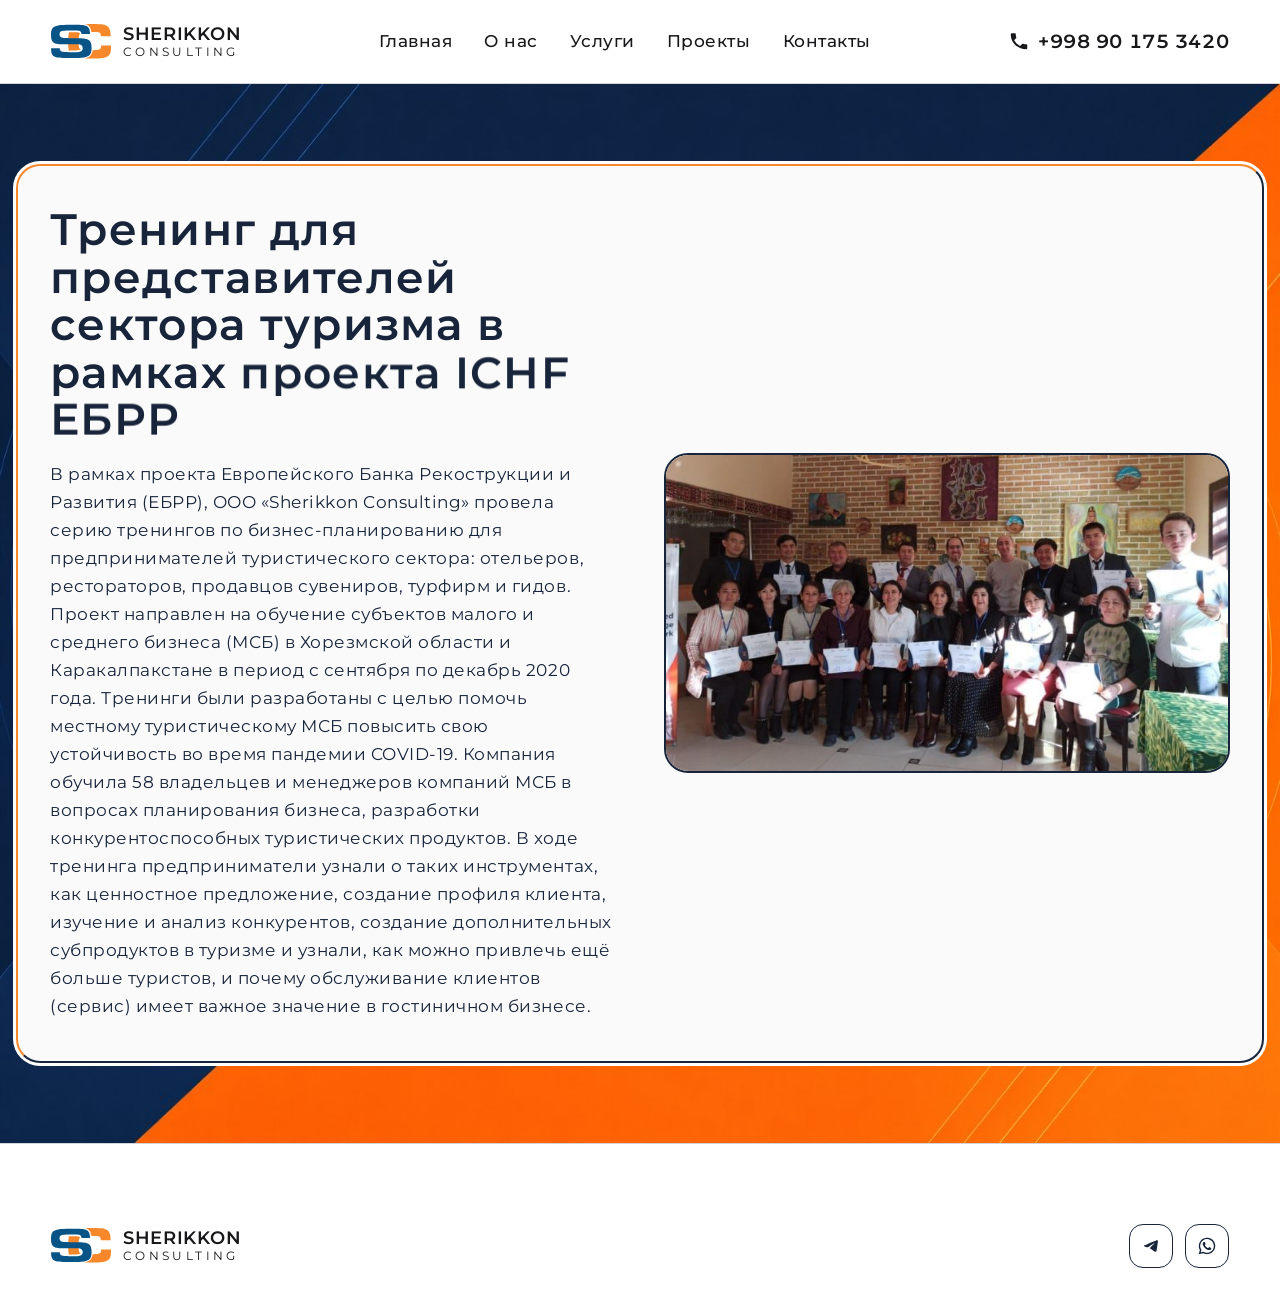
<file: proekt-ebrr-turizm.html>
<!DOCTYPE html>
<html lang="ru">
<head>
<meta charset="utf-8">
<meta name="viewport" content="width=device-width, initial-scale=1">
<title>Тренинг для сектора туризма — ЕБРР ICHF | Sherikkon Remake</title>
<meta name="description" content="Тренинги по бизнес-планированию для предпринимателей туристического сектора в рамках проекта ЕБРР ICHF.">
<meta name="theme-color" content="#0B0714">
<meta property="og:type" content="website">
<meta property="og:title" content="Тренинг для сектора туризма — ЕБРР ICHF | Sherikkon Consulting">
<meta property="og:description" content="Тренинги по бизнес-планированию для предпринимателей туристического сектора в рамках проекта ЕБРР ICHF.">
<meta property="og:locale" content="ru_RU">

<link rel="icon" href="assets/icons/logo-mark.svg" type="image/svg+xml">
<link rel="preload" href="assets/fonts/exo2-400-700-cyrillic.woff2" as="font" type="font/woff2" crossorigin>
<link rel="preload" href="assets/fonts/ibmplexsans-500-700-cyrillic.woff2" as="font" type="font/woff2" crossorigin>
<link rel="preload" href="assets/fonts/luga.ttf" as="font" type="font/ttf" crossorigin>
<link rel="stylesheet" href="assets/css/tokens.css?v=2">
<link rel="stylesheet" href="assets/css/styles.css?v=2">

<script>
(function(d){
  if ('scrollRestoration' in history) { history.scrollRestoration = 'manual'; }
  d.documentElement.classList.add('js');
})(document);
</script>
</head>

<body>

<svg xmlns="http://www.w3.org/2000/svg" style="display:none" aria-hidden="true" focusable="false">
  <symbol id="i-arrow-right" viewBox="0 0 24 24" fill="none" stroke="currentColor" stroke-width="1.5" stroke-linecap="round" stroke-linejoin="round"><path d="M4 12h15"/><path d="m13 6 6 6-6 6"/></symbol>
  <symbol id="i-phone" viewBox="0 0 24 24"><path fill="currentColor" d="M6.62 10.79c1.44 2.83 3.76 5.15 6.59 6.59l2.2-2.2c.28-.28.68-.36 1.03-.24 1.12.37 2.33.57 3.56.57.56 0 1 .44 1 1V20c0 .55-.44 1-1 1C10.4 21 3 13.6 3 4.5c0-.56.45-1 1-1h3.5c.56 0 1 .44 1 1 0 1.24.2 2.45.57 3.57.11.36.03.75-.25 1.03l-2.2 2.19Z"/></symbol>
  <symbol id="i-mail" viewBox="0 0 24 24" fill="none" stroke="currentColor" stroke-width="1.5" stroke-linecap="round" stroke-linejoin="round"><rect x="3" y="5" width="18" height="14" rx="2.5"/><path d="m3.5 7 7.6 5.3a1.5 1.5 0 0 0 1.8 0L20.5 7"/></symbol>
  <symbol id="i-sms" viewBox="0 0 24 24" fill="none" stroke="currentColor" stroke-width="1.5" stroke-linecap="round" stroke-linejoin="round"><path d="M4 5h16v10.5a1.5 1.5 0 0 1-1.5 1.5H9l-4 3.5V17H4.5A1.5 1.5 0 0 1 3 15.5V6.5A1.5 1.5 0 0 1 4.5 5Z"/><path d="M8 9.5h8M8 12.5h5"/></symbol>
  <symbol id="i-telegram" viewBox="0 0 980 980"><path fill="currentColor" fill-rule="evenodd" d="M 698 287.631 C 689.870 289.158, 654.773 302.731, 597.500 326.497 C 579.350 334.028, 550.325 346.044, 533 353.199 C 515.675 360.353, 497 368.138, 491.500 370.498 C 476.602 376.891, 411.305 405.121, 380.500 418.486 C 365.650 424.929, 346.750 433.126, 338.500 436.701 C 330.250 440.276, 320.125 444.682, 316 446.493 C 311.875 448.304, 299.052 453.932, 287.505 459 C 259.455 471.311, 257.509 472.360, 251.404 478.465 C 243.858 486.011, 243.010 492.293, 248.633 498.976 C 254.308 505.720, 269.003 510.989, 315.500 522.949 C 332.550 527.335, 348.975 531.610, 352 532.450 C 363.401 535.614, 379.007 533.776, 394.079 527.493 C 403.284 523.655, 421.090 512.782, 439 500.059 C 447.525 494.004, 463.275 483.103, 474 475.836 C 484.725 468.569, 508.069 452.535, 525.876 440.205 C 559.910 416.640, 592.766 394.737, 599.486 391.136 C 604.823 388.275, 608.498 388.407, 611.664 391.573 C 615.167 395.076, 614.372 399.588, 609.159 405.795 C 601.320 415.126, 516.463 495.931, 483.500 525.452 C 469.482 538.007, 464.042 543.935, 460.603 550.403 C 457.144 556.907, 456.459 562.630, 458.359 569.153 C 461.514 579.990, 461.578 580.041, 526.913 623.620 C 560.236 645.847, 592.675 667.663, 599 672.099 C 611.169 680.635, 629.362 690.068, 637.193 691.901 C 644.019 693.499, 653.913 693.247, 659.572 691.331 C 666.432 689.009, 674.851 680.261, 679.355 670.775 C 684.050 660.886, 686.511 650.362, 690.059 625 C 693.599 599.695, 698.780 565.622, 710.434 491 C 729.656 367.922, 735.375 326.507, 734.742 314.954 C 733.712 296.144, 725.993 287.882, 709 287.402 C 704.325 287.270, 699.375 287.373, 698 287.631"/></symbol>
  <symbol id="i-whatsapp" viewBox="0 0 980 980"><path fill="currentColor" fill-rule="evenodd" d="M 473 121.073 C 408.287 124.119, 345.980 144.488, 290.540 180.721 C 261.963 199.397, 231.344 226.807, 209.440 253.321 C 140.428 336.856, 112.046 445.009, 131.058 552 C 137.192 586.517, 148.519 620.061, 165.122 652.879 L 173.915 670.259 157.994 728.379 C 149.238 760.346, 137.630 802.700, 132.200 822.500 C 126.771 842.300, 122.681 858.642, 123.113 858.816 C 123.545 858.990, 142.708 854.193, 165.699 848.155 C 188.690 842.117, 231.946 830.773, 261.825 822.947 L 316.149 808.716 331.825 816.308 C 362.823 831.321, 391.642 840.847, 424.500 846.940 C 462.693 854.022, 505.928 854.912, 544 849.401 C 659.831 832.635, 760.606 761.303, 815.815 657 C 836.675 617.591, 850.125 574.045, 855.659 528 C 857.788 510.279, 858.087 466.079, 856.189 449.500 C 847.851 376.671, 821.812 313.276, 777.326 257.500 C 765.450 242.610, 741.286 218.115, 725.683 205.150 C 654.349 145.875, 566.568 116.667, 473 121.073 M 473.423 183.040 C 420.483 186.084, 368.411 203.548, 324 233.153 C 305.440 245.526, 295.586 253.487, 279.666 268.971 C 229.163 318.089, 199.066 378.275, 189.388 449.500 C 186.968 467.307, 186.953 506.422, 189.358 524 C 192.826 549.344, 198.148 570.887, 206.652 594 C 211.560 607.342, 225.498 635.392, 233.910 648.857 L 241.006 660.214 229.444 702.357 C 223.086 725.536, 216.335 750.100, 214.442 756.946 C 212.549 763.791, 211 769.987, 211 770.715 C 211 772.267, 209.041 772.681, 239 764.805 C 251.375 761.551, 269.375 756.847, 279 754.350 C 288.625 751.853, 303.008 748.080, 310.962 745.966 L 325.424 742.122 333.462 746.948 C 374.501 771.589, 418.333 785.852, 466.005 790.079 C 484.035 791.677, 517.440 790.730, 534.531 788.135 C 589.215 779.832, 635.861 759.787, 679.996 725.625 C 693.058 715.515, 717.927 690.849, 728.775 677.246 C 741.848 660.854, 754.423 640.974, 764.008 621.549 C 776.532 596.168, 784.210 574.227, 789.434 548.892 C 816.684 416.730, 755.619 285.022, 636.515 219.074 C 589.560 193.074, 529.542 179.814, 473.423 183.040 M 355.265 307.480 C 346.011 310.081, 340.058 313.846, 331.784 322.330 C 300.514 354.391, 292.602 396.469, 308.999 443.500 C 318.213 469.929, 348.242 518.263, 376.407 552 C 404.327 585.442, 435.720 612.926, 466.658 631.013 C 485.979 642.308, 530.616 661.622, 553 668.372 C 576.063 675.326, 597.355 675.860, 616.735 669.969 C 639.143 663.159, 663.029 645.935, 670.002 631.558 C 676.188 618.806, 680.855 595.724, 678.953 587.291 C 678.507 585.315, 677.323 582.886, 676.321 581.894 C 674.359 579.951, 635.452 558.815, 609.659 545.681 C 596.337 538.897, 592.877 537.546, 587.899 537.186 C 582 536.760, 581.963 536.774, 577.739 541.182 C 575.408 543.615, 569.145 550.757, 563.822 557.053 C 547.820 575.980, 541.032 582.606, 536.850 583.379 C 529.597 584.719, 521.422 581.610, 500.647 569.612 C 458.782 545.434, 428.815 515.321, 403.072 471.561 C 400.179 466.644, 397.578 461.174, 397.291 459.404 C 396.482 454.421, 400.697 446.632, 409.603 436.648 C 427.560 416.520, 430.425 411.822, 429.746 403.616 C 429.480 400.389, 425.818 389.267, 419.832 373.500 C 414.611 359.750, 408.145 342.450, 405.462 335.056 C 399.532 318.709, 396.641 314.639, 387.727 310.087 C 381.624 306.971, 380.149 306.645, 370.771 306.341 C 363.837 306.116, 358.799 306.486, 355.265 307.480"/></symbol>
</svg>

<a class="skip-link" href="#main">Перейти к содержимому</a>


<header class="header" id="header">
  <div class="container header__inner">
    <a class="header__brand" href="index.html">
      <img src="assets/icons/logo-mark.svg" alt="" width="40" height="23">
      <span class="header__brand-text">
        <span class="header__brand-name">SHERIKKON</span>
        <span class="header__brand-sub">CONSULTING</span>
      </span>
    </a>

    <nav class="nav" aria-label="Основная навигация">
      <a class="nav__link" href="index.html">Главная</a>
      <a class="nav__link" href="o-nas.html">О нас</a>
      <a class="nav__link" href="uslugi.html">Услуги</a>
      <a class="nav__link" href="proekti.html">Проекты</a>
      <a class="nav__link" href="kontakti.html">Контакты</a>
    </nav>

    <div class="header__actions">
      <a class="header__phone" href="tel:+998901753420">
        <svg width="22" height="22" aria-hidden="true"><use href="#i-phone"/></svg>
        +998 90 175 3420
      </a>
      <button class="burger" id="burger" type="button" aria-label="Открыть меню" aria-expanded="false" aria-controls="menu">
        <span class="burger__box"><span class="burger__line"></span><span class="burger__line"></span><span class="burger__line"></span></span>
      </button>
    </div>
  </div>
</header>

<div class="menu" id="menu" hidden>
  <nav aria-label="Мобильная навигация">
    <ul class="menu__list">
      <li><a class="menu__link" href="index.html">Главная</a></li>
      <li><a class="menu__link" href="o-nas.html">О нас</a></li>
      <li><a class="menu__link" href="uslugi.html">Услуги</a></li>
      <li><a class="menu__link" href="proekti.html">Проекты</a></li>
      <li><a class="menu__link" href="kontakti.html">Контакты</a></li>
    </ul>
  </nav>
  <div class="menu__footer">
    <a class="btn btn--primary" href="kontakti.html#zayavka">Получить консультацию</a>
    <a class="contact-item__value contact-item__value--tabular" href="tel:+998901753420">+998 90 175 3420</a>
  </div>
</div>

<main id="main">

  <section class="page-hero page-hero--case">
    <div class="container page-hero__inner">
      <div class="page-hero__title-box">
        <h1 data-reveal-words>Тренинг для представителей сектора туризма в рамках проекта ICHF ЕБРР</h1>
        <p class="page-hero__caption">
          В рамках проекта Европейского Банка Рекострукции и Развития (ЕБРР), ООО «Sherikkon Consulting»
          провела серию тренингов по бизнес-планированию для предпринимателей туристического сектора:
          отельеров, рестораторов, продавцов сувениров, турфирм и гидов. Проект направлен на обучение
          субъектов малого и среднего бизнеса (МСБ) в Хорезмской области и Каракалпакстане в период с сентября
          по декабрь 2020 года. Тренинги были разработаны с целью помочь местному туристическому МСБ повысить
          свою устойчивость во время пандемии COVID-19. Компания обучила 58 владельцев и менеджеров компаний
          МСБ в вопросах планирования бизнеса, разработки конкурентоспособных туристических продуктов. В ходе
          тренинга предприниматели узнали о таких инструментах, как ценностное предложение, создание профиля
          клиента, изучение и анализ конкурентов, создание дополнительных субпродуктов в туризме и узнали, как
          можно привлечь ещё больше туристов, и почему обслуживание клиентов (сервис) имеет важное значение в
          гостиничном бизнесе.
        </p>
      </div>

      <div class="page-hero__media" data-reveal>
        <img src="assets/img/projects/ebrd-ichf.jpeg" alt="" loading="lazy" decoding="async">
      </div>
    </div>
  </section>

</main>

<footer class="footer">
  <div class="container">
    <div class="footer__grid footer__grid--simple">
      <a class="header__brand" href="index.html">
        <img src="assets/icons/logo-mark.svg" alt="" width="40" height="23">
        <span class="header__brand-text">
          <span class="header__brand-name">SHERIKKON</span>
          <span class="header__brand-sub">CONSULTING</span>
        </span>
      </a>
      <div class="socials">
        <a class="social" href="https://t.me/farhod_djabbarov" target="_blank" rel="noopener" aria-label="Telegram">
          <svg width="28" height="28" aria-hidden="true"><use href="#i-telegram"/></svg>
        </a>
        <a class="social" href="https://wa.me/998901753420" target="_blank" rel="noopener" aria-label="WhatsApp">
          <svg width="22" height="22" aria-hidden="true"><use href="#i-whatsapp"/></svg>
        </a>
      </div>
    </div>  </div>
</footer>

<script src="assets/vendor/gsap.min.js"></script>
<script src="assets/vendor/ScrollTrigger.min.js"></script>
<script src="assets/vendor/SplitText.min.js"></script>
<script src="assets/js/nav.js"></script>
<script src="assets/js/forms.js"></script>
<script src="assets/js/motion.js"></script>
<script src="assets/js/main.js"></script>
</body>
</html>
</file>
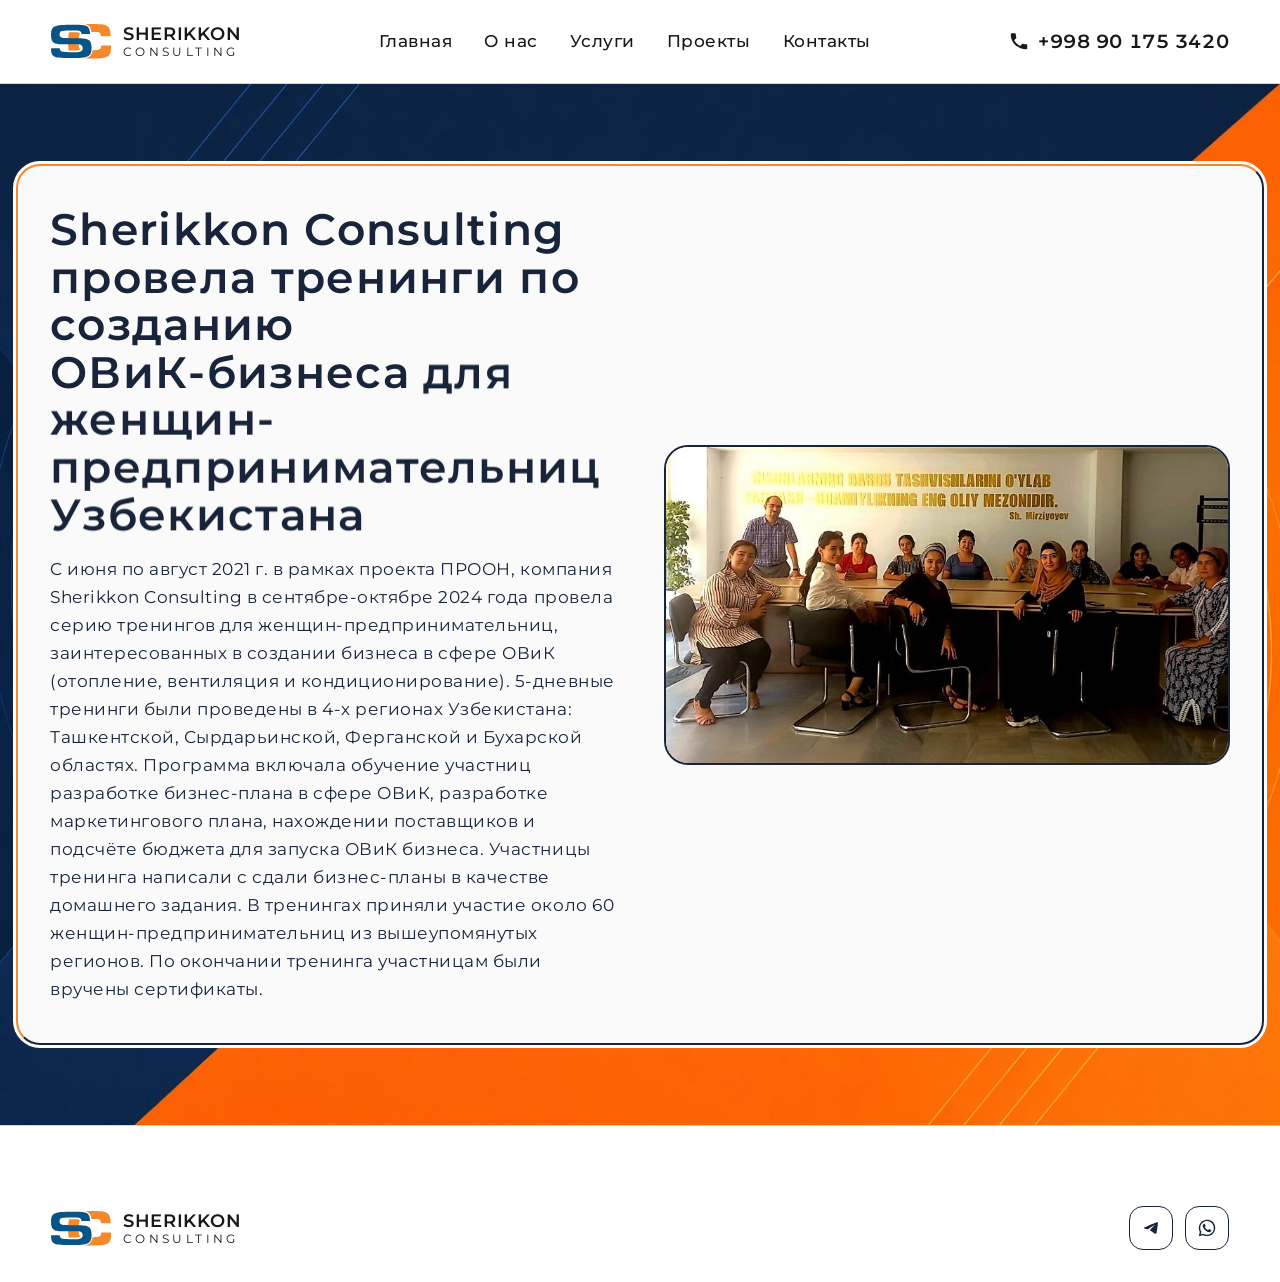
<file: proekt-ovik-zhenshchiny.html>
<!DOCTYPE html>
<html lang="ru">
<head>
<meta charset="utf-8">
<meta name="viewport" content="width=device-width, initial-scale=1">
<title>ОВиК-бизнес для женщин-предпринимательниц | Sherikkon Remake</title>
<meta name="description" content="Sherikkon Consulting провела тренинги по созданию ОВиК-бизнеса для женщин-предпринимательниц Узбекистана.">
<meta name="theme-color" content="#0B0714">
<meta property="og:type" content="website">
<meta property="og:title" content="ОВиК-бизнес для женщин-предпринимательниц | Sherikkon Consulting">
<meta property="og:description" content="Sherikkon Consulting провела тренинги по созданию ОВиК-бизнеса для женщин-предпринимательниц Узбекистана.">
<meta property="og:locale" content="ru_RU">

<link rel="icon" href="assets/icons/logo-mark.svg" type="image/svg+xml">
<link rel="preload" href="assets/fonts/exo2-400-700-cyrillic.woff2" as="font" type="font/woff2" crossorigin>
<link rel="preload" href="assets/fonts/ibmplexsans-500-700-cyrillic.woff2" as="font" type="font/woff2" crossorigin>
<link rel="preload" href="assets/fonts/luga.ttf" as="font" type="font/ttf" crossorigin>
<link rel="stylesheet" href="assets/css/tokens.css?v=2">
<link rel="stylesheet" href="assets/css/styles.css?v=2">

<script>
(function(d){
  if ('scrollRestoration' in history) { history.scrollRestoration = 'manual'; }
  d.documentElement.classList.add('js');
})(document);
</script>
</head>

<body>

<svg xmlns="http://www.w3.org/2000/svg" style="display:none" aria-hidden="true" focusable="false">
  <symbol id="i-arrow-right" viewBox="0 0 24 24" fill="none" stroke="currentColor" stroke-width="1.5" stroke-linecap="round" stroke-linejoin="round"><path d="M4 12h15"/><path d="m13 6 6 6-6 6"/></symbol>
  <symbol id="i-phone" viewBox="0 0 24 24"><path fill="currentColor" d="M6.62 10.79c1.44 2.83 3.76 5.15 6.59 6.59l2.2-2.2c.28-.28.68-.36 1.03-.24 1.12.37 2.33.57 3.56.57.56 0 1 .44 1 1V20c0 .55-.44 1-1 1C10.4 21 3 13.6 3 4.5c0-.56.45-1 1-1h3.5c.56 0 1 .44 1 1 0 1.24.2 2.45.57 3.57.11.36.03.75-.25 1.03l-2.2 2.19Z"/></symbol>
  <symbol id="i-mail" viewBox="0 0 24 24" fill="none" stroke="currentColor" stroke-width="1.5" stroke-linecap="round" stroke-linejoin="round"><rect x="3" y="5" width="18" height="14" rx="2.5"/><path d="m3.5 7 7.6 5.3a1.5 1.5 0 0 0 1.8 0L20.5 7"/></symbol>
  <symbol id="i-sms" viewBox="0 0 24 24" fill="none" stroke="currentColor" stroke-width="1.5" stroke-linecap="round" stroke-linejoin="round"><path d="M4 5h16v10.5a1.5 1.5 0 0 1-1.5 1.5H9l-4 3.5V17H4.5A1.5 1.5 0 0 1 3 15.5V6.5A1.5 1.5 0 0 1 4.5 5Z"/><path d="M8 9.5h8M8 12.5h5"/></symbol>
  <symbol id="i-telegram" viewBox="0 0 980 980"><path fill="currentColor" fill-rule="evenodd" d="M 698 287.631 C 689.870 289.158, 654.773 302.731, 597.500 326.497 C 579.350 334.028, 550.325 346.044, 533 353.199 C 515.675 360.353, 497 368.138, 491.500 370.498 C 476.602 376.891, 411.305 405.121, 380.500 418.486 C 365.650 424.929, 346.750 433.126, 338.500 436.701 C 330.250 440.276, 320.125 444.682, 316 446.493 C 311.875 448.304, 299.052 453.932, 287.505 459 C 259.455 471.311, 257.509 472.360, 251.404 478.465 C 243.858 486.011, 243.010 492.293, 248.633 498.976 C 254.308 505.720, 269.003 510.989, 315.500 522.949 C 332.550 527.335, 348.975 531.610, 352 532.450 C 363.401 535.614, 379.007 533.776, 394.079 527.493 C 403.284 523.655, 421.090 512.782, 439 500.059 C 447.525 494.004, 463.275 483.103, 474 475.836 C 484.725 468.569, 508.069 452.535, 525.876 440.205 C 559.910 416.640, 592.766 394.737, 599.486 391.136 C 604.823 388.275, 608.498 388.407, 611.664 391.573 C 615.167 395.076, 614.372 399.588, 609.159 405.795 C 601.320 415.126, 516.463 495.931, 483.500 525.452 C 469.482 538.007, 464.042 543.935, 460.603 550.403 C 457.144 556.907, 456.459 562.630, 458.359 569.153 C 461.514 579.990, 461.578 580.041, 526.913 623.620 C 560.236 645.847, 592.675 667.663, 599 672.099 C 611.169 680.635, 629.362 690.068, 637.193 691.901 C 644.019 693.499, 653.913 693.247, 659.572 691.331 C 666.432 689.009, 674.851 680.261, 679.355 670.775 C 684.050 660.886, 686.511 650.362, 690.059 625 C 693.599 599.695, 698.780 565.622, 710.434 491 C 729.656 367.922, 735.375 326.507, 734.742 314.954 C 733.712 296.144, 725.993 287.882, 709 287.402 C 704.325 287.270, 699.375 287.373, 698 287.631"/></symbol>
  <symbol id="i-whatsapp" viewBox="0 0 980 980"><path fill="currentColor" fill-rule="evenodd" d="M 473 121.073 C 408.287 124.119, 345.980 144.488, 290.540 180.721 C 261.963 199.397, 231.344 226.807, 209.440 253.321 C 140.428 336.856, 112.046 445.009, 131.058 552 C 137.192 586.517, 148.519 620.061, 165.122 652.879 L 173.915 670.259 157.994 728.379 C 149.238 760.346, 137.630 802.700, 132.200 822.500 C 126.771 842.300, 122.681 858.642, 123.113 858.816 C 123.545 858.990, 142.708 854.193, 165.699 848.155 C 188.690 842.117, 231.946 830.773, 261.825 822.947 L 316.149 808.716 331.825 816.308 C 362.823 831.321, 391.642 840.847, 424.500 846.940 C 462.693 854.022, 505.928 854.912, 544 849.401 C 659.831 832.635, 760.606 761.303, 815.815 657 C 836.675 617.591, 850.125 574.045, 855.659 528 C 857.788 510.279, 858.087 466.079, 856.189 449.500 C 847.851 376.671, 821.812 313.276, 777.326 257.500 C 765.450 242.610, 741.286 218.115, 725.683 205.150 C 654.349 145.875, 566.568 116.667, 473 121.073 M 473.423 183.040 C 420.483 186.084, 368.411 203.548, 324 233.153 C 305.440 245.526, 295.586 253.487, 279.666 268.971 C 229.163 318.089, 199.066 378.275, 189.388 449.500 C 186.968 467.307, 186.953 506.422, 189.358 524 C 192.826 549.344, 198.148 570.887, 206.652 594 C 211.560 607.342, 225.498 635.392, 233.910 648.857 L 241.006 660.214 229.444 702.357 C 223.086 725.536, 216.335 750.100, 214.442 756.946 C 212.549 763.791, 211 769.987, 211 770.715 C 211 772.267, 209.041 772.681, 239 764.805 C 251.375 761.551, 269.375 756.847, 279 754.350 C 288.625 751.853, 303.008 748.080, 310.962 745.966 L 325.424 742.122 333.462 746.948 C 374.501 771.589, 418.333 785.852, 466.005 790.079 C 484.035 791.677, 517.440 790.730, 534.531 788.135 C 589.215 779.832, 635.861 759.787, 679.996 725.625 C 693.058 715.515, 717.927 690.849, 728.775 677.246 C 741.848 660.854, 754.423 640.974, 764.008 621.549 C 776.532 596.168, 784.210 574.227, 789.434 548.892 C 816.684 416.730, 755.619 285.022, 636.515 219.074 C 589.560 193.074, 529.542 179.814, 473.423 183.040 M 355.265 307.480 C 346.011 310.081, 340.058 313.846, 331.784 322.330 C 300.514 354.391, 292.602 396.469, 308.999 443.500 C 318.213 469.929, 348.242 518.263, 376.407 552 C 404.327 585.442, 435.720 612.926, 466.658 631.013 C 485.979 642.308, 530.616 661.622, 553 668.372 C 576.063 675.326, 597.355 675.860, 616.735 669.969 C 639.143 663.159, 663.029 645.935, 670.002 631.558 C 676.188 618.806, 680.855 595.724, 678.953 587.291 C 678.507 585.315, 677.323 582.886, 676.321 581.894 C 674.359 579.951, 635.452 558.815, 609.659 545.681 C 596.337 538.897, 592.877 537.546, 587.899 537.186 C 582 536.760, 581.963 536.774, 577.739 541.182 C 575.408 543.615, 569.145 550.757, 563.822 557.053 C 547.820 575.980, 541.032 582.606, 536.850 583.379 C 529.597 584.719, 521.422 581.610, 500.647 569.612 C 458.782 545.434, 428.815 515.321, 403.072 471.561 C 400.179 466.644, 397.578 461.174, 397.291 459.404 C 396.482 454.421, 400.697 446.632, 409.603 436.648 C 427.560 416.520, 430.425 411.822, 429.746 403.616 C 429.480 400.389, 425.818 389.267, 419.832 373.500 C 414.611 359.750, 408.145 342.450, 405.462 335.056 C 399.532 318.709, 396.641 314.639, 387.727 310.087 C 381.624 306.971, 380.149 306.645, 370.771 306.341 C 363.837 306.116, 358.799 306.486, 355.265 307.480"/></symbol>
</svg>

<a class="skip-link" href="#main">Перейти к содержимому</a>


<header class="header" id="header">
  <div class="container header__inner">
    <a class="header__brand" href="index.html">
      <img src="assets/icons/logo-mark.svg" alt="" width="40" height="23">
      <span class="header__brand-text">
        <span class="header__brand-name">SHERIKKON</span>
        <span class="header__brand-sub">CONSULTING</span>
      </span>
    </a>

    <nav class="nav" aria-label="Основная навигация">
      <a class="nav__link" href="index.html">Главная</a>
      <a class="nav__link" href="o-nas.html">О нас</a>
      <a class="nav__link" href="uslugi.html">Услуги</a>
      <a class="nav__link" href="proekti.html">Проекты</a>
      <a class="nav__link" href="kontakti.html">Контакты</a>
    </nav>

    <div class="header__actions">
      <a class="header__phone" href="tel:+998901753420">
        <svg width="22" height="22" aria-hidden="true"><use href="#i-phone"/></svg>
        +998 90 175 3420
      </a>
      <button class="burger" id="burger" type="button" aria-label="Открыть меню" aria-expanded="false" aria-controls="menu">
        <span class="burger__box"><span class="burger__line"></span><span class="burger__line"></span><span class="burger__line"></span></span>
      </button>
    </div>
  </div>
</header>

<div class="menu" id="menu" hidden>
  <nav aria-label="Мобильная навигация">
    <ul class="menu__list">
      <li><a class="menu__link" href="index.html">Главная</a></li>
      <li><a class="menu__link" href="o-nas.html">О нас</a></li>
      <li><a class="menu__link" href="uslugi.html">Услуги</a></li>
      <li><a class="menu__link" href="proekti.html">Проекты</a></li>
      <li><a class="menu__link" href="kontakti.html">Контакты</a></li>
    </ul>
  </nav>
  <div class="menu__footer">
    <a class="btn btn--primary" href="kontakti.html#zayavka">Получить консультацию</a>
    <a class="contact-item__value contact-item__value--tabular" href="tel:+998901753420">+998 90 175 3420</a>
  </div>
</div>

<main id="main">

  <section class="page-hero page-hero--case">
    <div class="container page-hero__inner">
      <div class="page-hero__title-box">
        <h1 data-reveal-words>Sherikkon Consulting провела тренинги по созданию ОВиК-бизнеса для женщин-предпринимательниц Узбекистана</h1>
        <p class="page-hero__caption">
          C июня по август 2021 г. в рамках проекта ПРООН, компания Sherikkon Consulting в сентябре-октябре
          2024 года провела серию тренингов для женщин-предпринимательниц, заинтересованных в создании бизнеса
          в сфере ОВиК (отопление, вентиляция и кондиционирование). 5-дневные тренинги были проведены в 4-х
          регионах Узбекистана: Ташкентской, Сырдарьинской, Ферганской и Бухарской областях. Программа включала
          обучение участниц разработке бизнес-плана в сфере ОВиК, разработке маркетингового плана, нахождении
          поставщиков и подсчёте бюджета для запуска ОВиК бизнеса. Участницы тренинга написали с сдали
          бизнес-планы в качестве домашнего задания. В тренингах приняли участие около 60 женщин-предпринимательниц
          из вышеупомянутых регионов. По окончании тренинга участницам были вручены сертификаты.
        </p>
      </div>

      <div class="page-hero__media" data-reveal>
        <img src="assets/img/projects/women-hvac.jpeg" alt="" loading="lazy" decoding="async">
      </div>
    </div>
  </section>

</main>

<footer class="footer">
  <div class="container">
    <div class="footer__grid footer__grid--simple">
      <a class="header__brand" href="index.html">
        <img src="assets/icons/logo-mark.svg" alt="" width="40" height="23">
        <span class="header__brand-text">
          <span class="header__brand-name">SHERIKKON</span>
          <span class="header__brand-sub">CONSULTING</span>
        </span>
      </a>
      <div class="socials">
        <a class="social" href="https://t.me/farhod_djabbarov" target="_blank" rel="noopener" aria-label="Telegram">
          <svg width="28" height="28" aria-hidden="true"><use href="#i-telegram"/></svg>
        </a>
        <a class="social" href="https://wa.me/998901753420" target="_blank" rel="noopener" aria-label="WhatsApp">
          <svg width="22" height="22" aria-hidden="true"><use href="#i-whatsapp"/></svg>
        </a>
      </div>
    </div>  </div>
</footer>

<script src="assets/vendor/gsap.min.js"></script>
<script src="assets/vendor/ScrollTrigger.min.js"></script>
<script src="assets/vendor/SplitText.min.js"></script>
<script src="assets/js/nav.js"></script>
<script src="assets/js/forms.js"></script>
<script src="assets/js/motion.js"></script>
<script src="assets/js/main.js"></script>
</body>
</html>
</file>
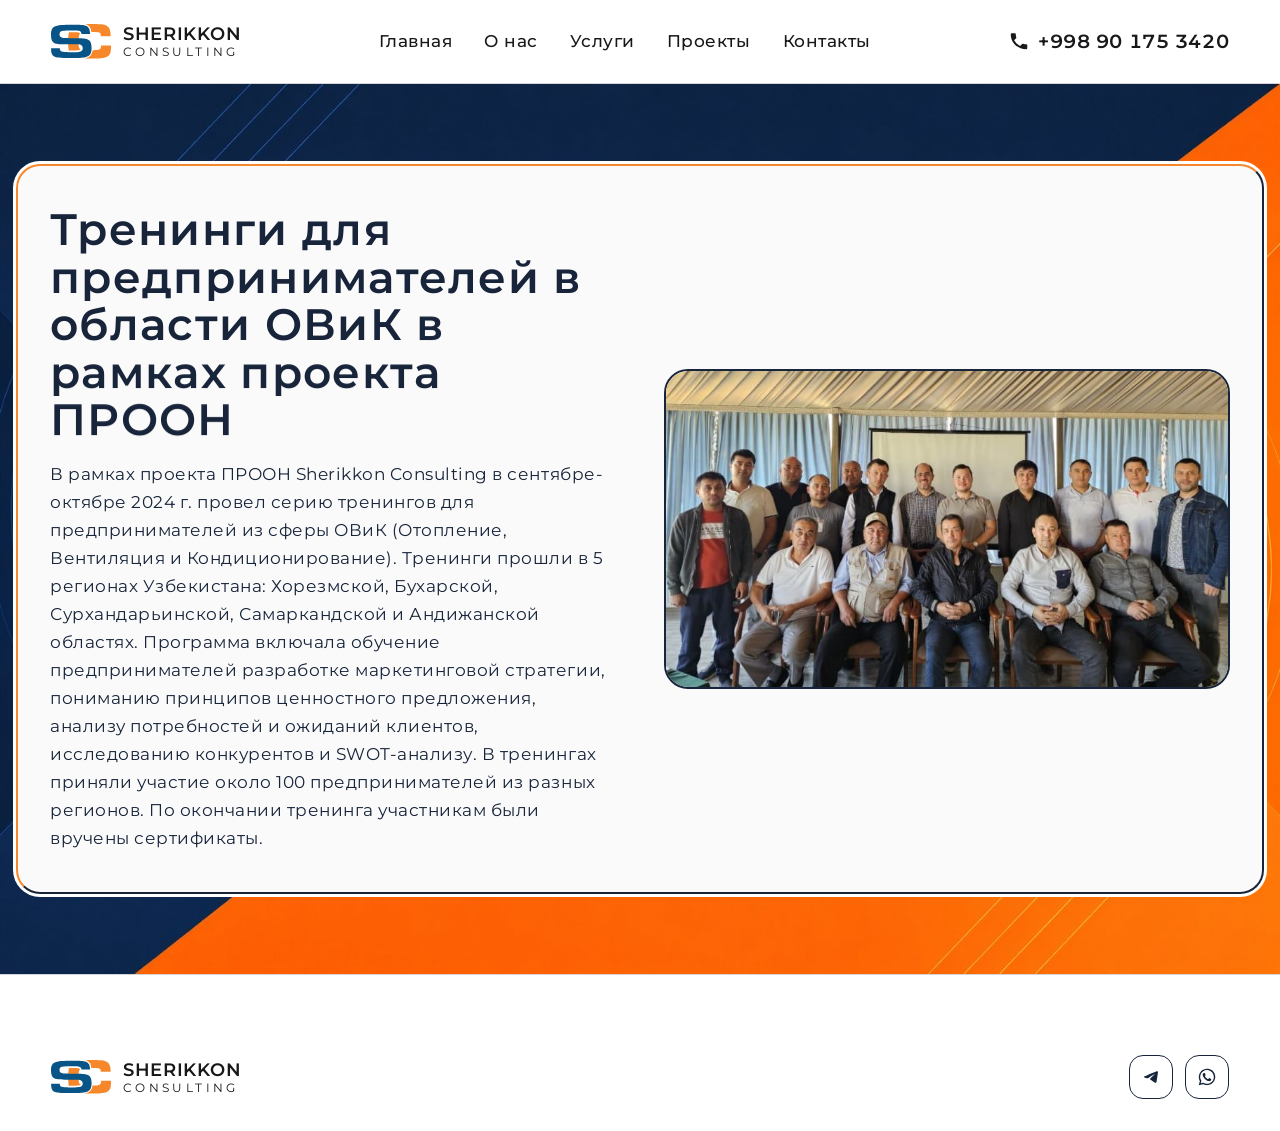
<file: proekt-proon.html>
<!DOCTYPE html>
<html lang="ru">
<head>
<meta charset="utf-8">
<meta name="viewport" content="width=device-width, initial-scale=1">
<title>Тренинги для предпринимателей ОВиК — ПРООН | Sherikkon Remake</title>
<meta name="description" content="В рамках проекта ПРООН Sherikkon Consulting провёл серию тренингов для предпринимателей из сферы ОВиК в 5 регионах Узбекистана.">
<meta name="theme-color" content="#0B0714">
<meta property="og:type" content="website">
<meta property="og:title" content="Тренинги для предпринимателей ОВиК — ПРООН | Sherikkon Consulting">
<meta property="og:description" content="В рамках проекта ПРООН Sherikkon Consulting провёл серию тренингов для предпринимателей из сферы ОВиК в 5 регионах Узбекистана.">
<meta property="og:locale" content="ru_RU">

<link rel="icon" href="assets/icons/logo-mark.svg" type="image/svg+xml">
<link rel="preload" href="assets/fonts/exo2-400-700-cyrillic.woff2" as="font" type="font/woff2" crossorigin>
<link rel="preload" href="assets/fonts/ibmplexsans-500-700-cyrillic.woff2" as="font" type="font/woff2" crossorigin>
<link rel="preload" href="assets/fonts/luga.ttf" as="font" type="font/ttf" crossorigin>
<link rel="stylesheet" href="assets/css/tokens.css?v=2">
<link rel="stylesheet" href="assets/css/styles.css?v=2">

<script>
(function(d){
  if ('scrollRestoration' in history) { history.scrollRestoration = 'manual'; }
  d.documentElement.classList.add('js');
})(document);
</script>
</head>

<body>

<svg xmlns="http://www.w3.org/2000/svg" style="display:none" aria-hidden="true" focusable="false">
  <symbol id="i-arrow-right" viewBox="0 0 24 24" fill="none" stroke="currentColor" stroke-width="1.5" stroke-linecap="round" stroke-linejoin="round"><path d="M4 12h15"/><path d="m13 6 6 6-6 6"/></symbol>
  <symbol id="i-phone" viewBox="0 0 24 24"><path fill="currentColor" d="M6.62 10.79c1.44 2.83 3.76 5.15 6.59 6.59l2.2-2.2c.28-.28.68-.36 1.03-.24 1.12.37 2.33.57 3.56.57.56 0 1 .44 1 1V20c0 .55-.44 1-1 1C10.4 21 3 13.6 3 4.5c0-.56.45-1 1-1h3.5c.56 0 1 .44 1 1 0 1.24.2 2.45.57 3.57.11.36.03.75-.25 1.03l-2.2 2.19Z"/></symbol>
  <symbol id="i-mail" viewBox="0 0 24 24" fill="none" stroke="currentColor" stroke-width="1.5" stroke-linecap="round" stroke-linejoin="round"><rect x="3" y="5" width="18" height="14" rx="2.5"/><path d="m3.5 7 7.6 5.3a1.5 1.5 0 0 0 1.8 0L20.5 7"/></symbol>
  <symbol id="i-sms" viewBox="0 0 24 24" fill="none" stroke="currentColor" stroke-width="1.5" stroke-linecap="round" stroke-linejoin="round"><path d="M4 5h16v10.5a1.5 1.5 0 0 1-1.5 1.5H9l-4 3.5V17H4.5A1.5 1.5 0 0 1 3 15.5V6.5A1.5 1.5 0 0 1 4.5 5Z"/><path d="M8 9.5h8M8 12.5h5"/></symbol>
  <symbol id="i-telegram" viewBox="0 0 980 980"><path fill="currentColor" fill-rule="evenodd" d="M 698 287.631 C 689.870 289.158, 654.773 302.731, 597.500 326.497 C 579.350 334.028, 550.325 346.044, 533 353.199 C 515.675 360.353, 497 368.138, 491.500 370.498 C 476.602 376.891, 411.305 405.121, 380.500 418.486 C 365.650 424.929, 346.750 433.126, 338.500 436.701 C 330.250 440.276, 320.125 444.682, 316 446.493 C 311.875 448.304, 299.052 453.932, 287.505 459 C 259.455 471.311, 257.509 472.360, 251.404 478.465 C 243.858 486.011, 243.010 492.293, 248.633 498.976 C 254.308 505.720, 269.003 510.989, 315.500 522.949 C 332.550 527.335, 348.975 531.610, 352 532.450 C 363.401 535.614, 379.007 533.776, 394.079 527.493 C 403.284 523.655, 421.090 512.782, 439 500.059 C 447.525 494.004, 463.275 483.103, 474 475.836 C 484.725 468.569, 508.069 452.535, 525.876 440.205 C 559.910 416.640, 592.766 394.737, 599.486 391.136 C 604.823 388.275, 608.498 388.407, 611.664 391.573 C 615.167 395.076, 614.372 399.588, 609.159 405.795 C 601.320 415.126, 516.463 495.931, 483.500 525.452 C 469.482 538.007, 464.042 543.935, 460.603 550.403 C 457.144 556.907, 456.459 562.630, 458.359 569.153 C 461.514 579.990, 461.578 580.041, 526.913 623.620 C 560.236 645.847, 592.675 667.663, 599 672.099 C 611.169 680.635, 629.362 690.068, 637.193 691.901 C 644.019 693.499, 653.913 693.247, 659.572 691.331 C 666.432 689.009, 674.851 680.261, 679.355 670.775 C 684.050 660.886, 686.511 650.362, 690.059 625 C 693.599 599.695, 698.780 565.622, 710.434 491 C 729.656 367.922, 735.375 326.507, 734.742 314.954 C 733.712 296.144, 725.993 287.882, 709 287.402 C 704.325 287.270, 699.375 287.373, 698 287.631"/></symbol>
  <symbol id="i-whatsapp" viewBox="0 0 980 980"><path fill="currentColor" fill-rule="evenodd" d="M 473 121.073 C 408.287 124.119, 345.980 144.488, 290.540 180.721 C 261.963 199.397, 231.344 226.807, 209.440 253.321 C 140.428 336.856, 112.046 445.009, 131.058 552 C 137.192 586.517, 148.519 620.061, 165.122 652.879 L 173.915 670.259 157.994 728.379 C 149.238 760.346, 137.630 802.700, 132.200 822.500 C 126.771 842.300, 122.681 858.642, 123.113 858.816 C 123.545 858.990, 142.708 854.193, 165.699 848.155 C 188.690 842.117, 231.946 830.773, 261.825 822.947 L 316.149 808.716 331.825 816.308 C 362.823 831.321, 391.642 840.847, 424.500 846.940 C 462.693 854.022, 505.928 854.912, 544 849.401 C 659.831 832.635, 760.606 761.303, 815.815 657 C 836.675 617.591, 850.125 574.045, 855.659 528 C 857.788 510.279, 858.087 466.079, 856.189 449.500 C 847.851 376.671, 821.812 313.276, 777.326 257.500 C 765.450 242.610, 741.286 218.115, 725.683 205.150 C 654.349 145.875, 566.568 116.667, 473 121.073 M 473.423 183.040 C 420.483 186.084, 368.411 203.548, 324 233.153 C 305.440 245.526, 295.586 253.487, 279.666 268.971 C 229.163 318.089, 199.066 378.275, 189.388 449.500 C 186.968 467.307, 186.953 506.422, 189.358 524 C 192.826 549.344, 198.148 570.887, 206.652 594 C 211.560 607.342, 225.498 635.392, 233.910 648.857 L 241.006 660.214 229.444 702.357 C 223.086 725.536, 216.335 750.100, 214.442 756.946 C 212.549 763.791, 211 769.987, 211 770.715 C 211 772.267, 209.041 772.681, 239 764.805 C 251.375 761.551, 269.375 756.847, 279 754.350 C 288.625 751.853, 303.008 748.080, 310.962 745.966 L 325.424 742.122 333.462 746.948 C 374.501 771.589, 418.333 785.852, 466.005 790.079 C 484.035 791.677, 517.440 790.730, 534.531 788.135 C 589.215 779.832, 635.861 759.787, 679.996 725.625 C 693.058 715.515, 717.927 690.849, 728.775 677.246 C 741.848 660.854, 754.423 640.974, 764.008 621.549 C 776.532 596.168, 784.210 574.227, 789.434 548.892 C 816.684 416.730, 755.619 285.022, 636.515 219.074 C 589.560 193.074, 529.542 179.814, 473.423 183.040 M 355.265 307.480 C 346.011 310.081, 340.058 313.846, 331.784 322.330 C 300.514 354.391, 292.602 396.469, 308.999 443.500 C 318.213 469.929, 348.242 518.263, 376.407 552 C 404.327 585.442, 435.720 612.926, 466.658 631.013 C 485.979 642.308, 530.616 661.622, 553 668.372 C 576.063 675.326, 597.355 675.860, 616.735 669.969 C 639.143 663.159, 663.029 645.935, 670.002 631.558 C 676.188 618.806, 680.855 595.724, 678.953 587.291 C 678.507 585.315, 677.323 582.886, 676.321 581.894 C 674.359 579.951, 635.452 558.815, 609.659 545.681 C 596.337 538.897, 592.877 537.546, 587.899 537.186 C 582 536.760, 581.963 536.774, 577.739 541.182 C 575.408 543.615, 569.145 550.757, 563.822 557.053 C 547.820 575.980, 541.032 582.606, 536.850 583.379 C 529.597 584.719, 521.422 581.610, 500.647 569.612 C 458.782 545.434, 428.815 515.321, 403.072 471.561 C 400.179 466.644, 397.578 461.174, 397.291 459.404 C 396.482 454.421, 400.697 446.632, 409.603 436.648 C 427.560 416.520, 430.425 411.822, 429.746 403.616 C 429.480 400.389, 425.818 389.267, 419.832 373.500 C 414.611 359.750, 408.145 342.450, 405.462 335.056 C 399.532 318.709, 396.641 314.639, 387.727 310.087 C 381.624 306.971, 380.149 306.645, 370.771 306.341 C 363.837 306.116, 358.799 306.486, 355.265 307.480"/></symbol>
</svg>

<a class="skip-link" href="#main">Перейти к содержимому</a>


<header class="header" id="header">
  <div class="container header__inner">
    <a class="header__brand" href="index.html">
      <img src="assets/icons/logo-mark.svg" alt="" width="40" height="23">
      <span class="header__brand-text">
        <span class="header__brand-name">SHERIKKON</span>
        <span class="header__brand-sub">CONSULTING</span>
      </span>
    </a>

    <nav class="nav" aria-label="Основная навигация">
      <a class="nav__link" href="index.html">Главная</a>
      <a class="nav__link" href="o-nas.html">О нас</a>
      <a class="nav__link" href="uslugi.html">Услуги</a>
      <a class="nav__link" href="proekti.html">Проекты</a>
      <a class="nav__link" href="kontakti.html">Контакты</a>
    </nav>

    <div class="header__actions">
      <a class="header__phone" href="tel:+998901753420">
        <svg width="22" height="22" aria-hidden="true"><use href="#i-phone"/></svg>
        +998 90 175 3420
      </a>
      <button class="burger" id="burger" type="button" aria-label="Открыть меню" aria-expanded="false" aria-controls="menu">
        <span class="burger__box"><span class="burger__line"></span><span class="burger__line"></span><span class="burger__line"></span></span>
      </button>
    </div>
  </div>
</header>

<div class="menu" id="menu" hidden>
  <nav aria-label="Мобильная навигация">
    <ul class="menu__list">
      <li><a class="menu__link" href="index.html">Главная</a></li>
      <li><a class="menu__link" href="o-nas.html">О нас</a></li>
      <li><a class="menu__link" href="uslugi.html">Услуги</a></li>
      <li><a class="menu__link" href="proekti.html">Проекты</a></li>
      <li><a class="menu__link" href="kontakti.html">Контакты</a></li>
    </ul>
  </nav>
  <div class="menu__footer">
    <a class="btn btn--primary" href="kontakti.html#zayavka">Получить консультацию</a>
    <a class="contact-item__value contact-item__value--tabular" href="tel:+998901753420">+998 90 175 3420</a>
  </div>
</div>

<main id="main">

  <section class="page-hero page-hero--case">
    <div class="container page-hero__inner">
      <div class="page-hero__title-box">
        <h1 data-reveal-words>Тренинги для предпринимателей в области ОВиК в рамках проекта ПРООН</h1>
        <p class="page-hero__caption">
          В рамках проекта ПРООН Sherikkon Consulting в сентябре-октябре 2024 г. провел серию тренингов для
          предпринимателей из сферы ОВиК (Отопление, Вентиляция и Кондиционирование). Тренинги прошли в 5
          регионах Узбекистана: Хорезмской, Бухарской, Сурхандарьинской, Самаркандской и Андижанской областях.
          Программа включала обучение предпринимателей разработке маркетинговой стратегии, пониманию принципов
          ценностного предложения, анализу потребностей и ожиданий клиентов, исследованию конкурентов и
          SWOT-анализу. В тренингах приняли участие около 100 предпринимателей из разных регионов. По окончании
          тренинга участникам были вручены сертификаты.
        </p>
      </div>

      <div class="page-hero__media" data-reveal>
        <img src="assets/img/projects/undp-hvac.jpeg" alt="" loading="lazy" decoding="async">
      </div>
    </div>
  </section>

</main>

<footer class="footer">
  <div class="container">
    <div class="footer__grid footer__grid--simple">
      <a class="header__brand" href="index.html">
        <img src="assets/icons/logo-mark.svg" alt="" width="40" height="23">
        <span class="header__brand-text">
          <span class="header__brand-name">SHERIKKON</span>
          <span class="header__brand-sub">CONSULTING</span>
        </span>
      </a>
      <div class="socials">
        <a class="social" href="https://t.me/farhod_djabbarov" target="_blank" rel="noopener" aria-label="Telegram">
          <svg width="28" height="28" aria-hidden="true"><use href="#i-telegram"/></svg>
        </a>
        <a class="social" href="https://wa.me/998901753420" target="_blank" rel="noopener" aria-label="WhatsApp">
          <svg width="22" height="22" aria-hidden="true"><use href="#i-whatsapp"/></svg>
        </a>
      </div>
    </div>  </div>
</footer>

<script src="assets/vendor/gsap.min.js"></script>
<script src="assets/vendor/ScrollTrigger.min.js"></script>
<script src="assets/vendor/SplitText.min.js"></script>
<script src="assets/js/nav.js"></script>
<script src="assets/js/forms.js"></script>
<script src="assets/js/motion.js"></script>
<script src="assets/js/main.js"></script>
</body>
</html>
</file>
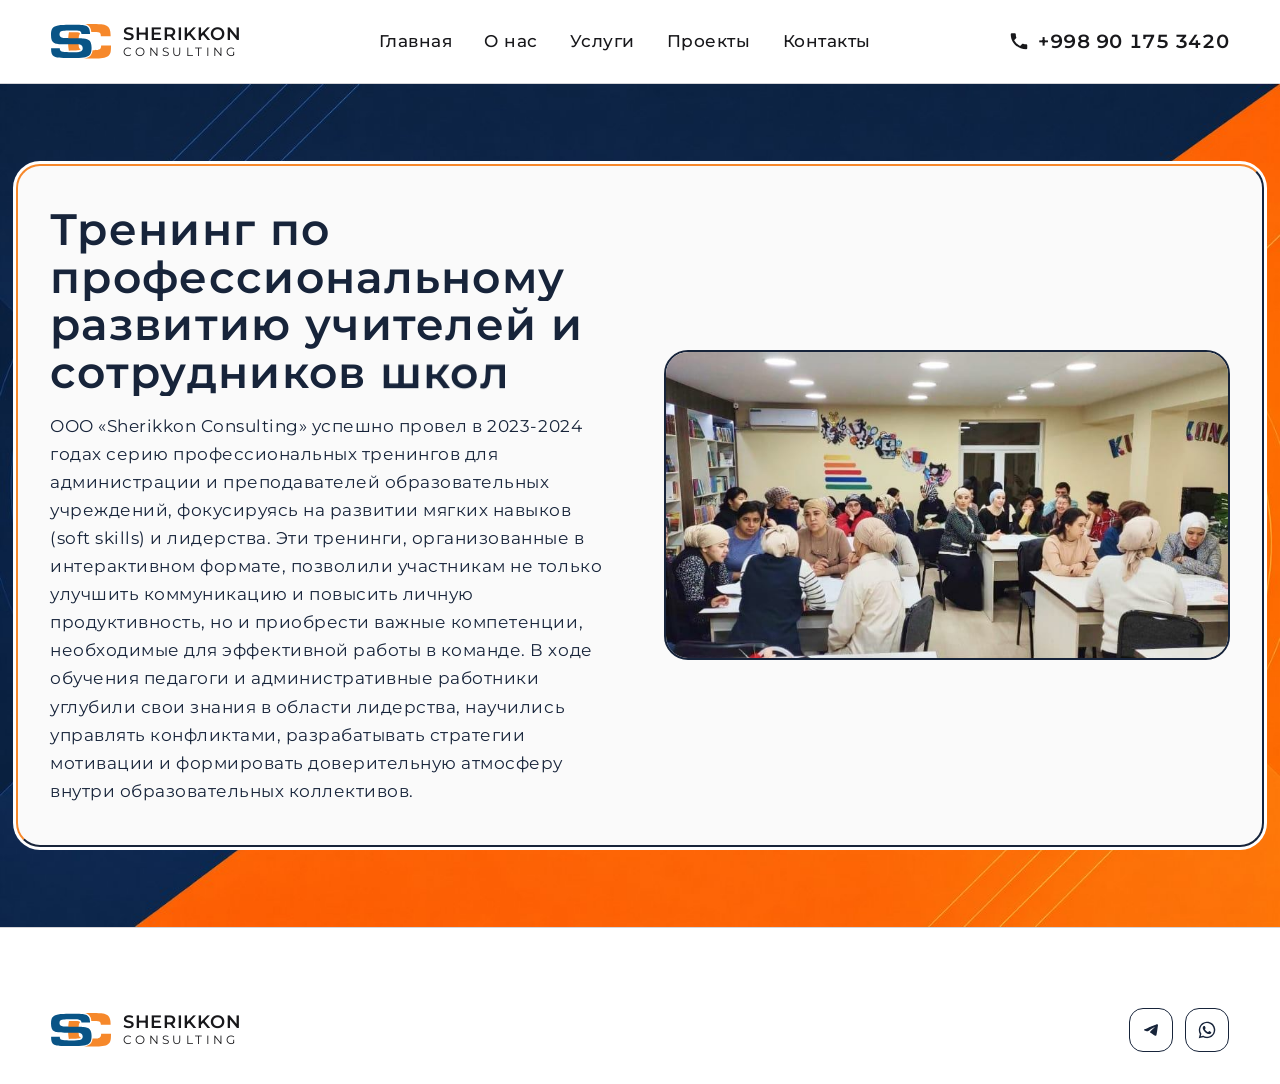
<file: proekt-uchitelya.html>
<!DOCTYPE html>
<html lang="ru">
<head>
<meta charset="utf-8">
<meta name="viewport" content="width=device-width, initial-scale=1">
<title>Профразвитие учителей и сотрудников школ | Sherikkon Remake</title>
<meta name="description" content="Тренинги для администрации и преподавателей образовательных учреждений по развитию soft skills и лидерства.">
<meta name="theme-color" content="#0B0714">
<meta property="og:type" content="website">
<meta property="og:title" content="Профразвитие учителей и сотрудников школ | Sherikkon Consulting">
<meta property="og:description" content="Тренинги для администрации и преподавателей образовательных учреждений по развитию soft skills и лидерства.">
<meta property="og:locale" content="ru_RU">

<link rel="icon" href="assets/icons/logo-mark.svg" type="image/svg+xml">
<link rel="preload" href="assets/fonts/exo2-400-700-cyrillic.woff2" as="font" type="font/woff2" crossorigin>
<link rel="preload" href="assets/fonts/ibmplexsans-500-700-cyrillic.woff2" as="font" type="font/woff2" crossorigin>
<link rel="preload" href="assets/fonts/luga.ttf" as="font" type="font/ttf" crossorigin>
<link rel="stylesheet" href="assets/css/tokens.css?v=2">
<link rel="stylesheet" href="assets/css/styles.css?v=2">

<script>
(function(d){
  if ('scrollRestoration' in history) { history.scrollRestoration = 'manual'; }
  d.documentElement.classList.add('js');
})(document);
</script>
</head>

<body>

<svg xmlns="http://www.w3.org/2000/svg" style="display:none" aria-hidden="true" focusable="false">
  <symbol id="i-arrow-right" viewBox="0 0 24 24" fill="none" stroke="currentColor" stroke-width="1.5" stroke-linecap="round" stroke-linejoin="round"><path d="M4 12h15"/><path d="m13 6 6 6-6 6"/></symbol>
  <symbol id="i-phone" viewBox="0 0 24 24"><path fill="currentColor" d="M6.62 10.79c1.44 2.83 3.76 5.15 6.59 6.59l2.2-2.2c.28-.28.68-.36 1.03-.24 1.12.37 2.33.57 3.56.57.56 0 1 .44 1 1V20c0 .55-.44 1-1 1C10.4 21 3 13.6 3 4.5c0-.56.45-1 1-1h3.5c.56 0 1 .44 1 1 0 1.24.2 2.45.57 3.57.11.36.03.75-.25 1.03l-2.2 2.19Z"/></symbol>
  <symbol id="i-mail" viewBox="0 0 24 24" fill="none" stroke="currentColor" stroke-width="1.5" stroke-linecap="round" stroke-linejoin="round"><rect x="3" y="5" width="18" height="14" rx="2.5"/><path d="m3.5 7 7.6 5.3a1.5 1.5 0 0 0 1.8 0L20.5 7"/></symbol>
  <symbol id="i-sms" viewBox="0 0 24 24" fill="none" stroke="currentColor" stroke-width="1.5" stroke-linecap="round" stroke-linejoin="round"><path d="M4 5h16v10.5a1.5 1.5 0 0 1-1.5 1.5H9l-4 3.5V17H4.5A1.5 1.5 0 0 1 3 15.5V6.5A1.5 1.5 0 0 1 4.5 5Z"/><path d="M8 9.5h8M8 12.5h5"/></symbol>
  <symbol id="i-telegram" viewBox="0 0 980 980"><path fill="currentColor" fill-rule="evenodd" d="M 698 287.631 C 689.870 289.158, 654.773 302.731, 597.500 326.497 C 579.350 334.028, 550.325 346.044, 533 353.199 C 515.675 360.353, 497 368.138, 491.500 370.498 C 476.602 376.891, 411.305 405.121, 380.500 418.486 C 365.650 424.929, 346.750 433.126, 338.500 436.701 C 330.250 440.276, 320.125 444.682, 316 446.493 C 311.875 448.304, 299.052 453.932, 287.505 459 C 259.455 471.311, 257.509 472.360, 251.404 478.465 C 243.858 486.011, 243.010 492.293, 248.633 498.976 C 254.308 505.720, 269.003 510.989, 315.500 522.949 C 332.550 527.335, 348.975 531.610, 352 532.450 C 363.401 535.614, 379.007 533.776, 394.079 527.493 C 403.284 523.655, 421.090 512.782, 439 500.059 C 447.525 494.004, 463.275 483.103, 474 475.836 C 484.725 468.569, 508.069 452.535, 525.876 440.205 C 559.910 416.640, 592.766 394.737, 599.486 391.136 C 604.823 388.275, 608.498 388.407, 611.664 391.573 C 615.167 395.076, 614.372 399.588, 609.159 405.795 C 601.320 415.126, 516.463 495.931, 483.500 525.452 C 469.482 538.007, 464.042 543.935, 460.603 550.403 C 457.144 556.907, 456.459 562.630, 458.359 569.153 C 461.514 579.990, 461.578 580.041, 526.913 623.620 C 560.236 645.847, 592.675 667.663, 599 672.099 C 611.169 680.635, 629.362 690.068, 637.193 691.901 C 644.019 693.499, 653.913 693.247, 659.572 691.331 C 666.432 689.009, 674.851 680.261, 679.355 670.775 C 684.050 660.886, 686.511 650.362, 690.059 625 C 693.599 599.695, 698.780 565.622, 710.434 491 C 729.656 367.922, 735.375 326.507, 734.742 314.954 C 733.712 296.144, 725.993 287.882, 709 287.402 C 704.325 287.270, 699.375 287.373, 698 287.631"/></symbol>
  <symbol id="i-whatsapp" viewBox="0 0 980 980"><path fill="currentColor" fill-rule="evenodd" d="M 473 121.073 C 408.287 124.119, 345.980 144.488, 290.540 180.721 C 261.963 199.397, 231.344 226.807, 209.440 253.321 C 140.428 336.856, 112.046 445.009, 131.058 552 C 137.192 586.517, 148.519 620.061, 165.122 652.879 L 173.915 670.259 157.994 728.379 C 149.238 760.346, 137.630 802.700, 132.200 822.500 C 126.771 842.300, 122.681 858.642, 123.113 858.816 C 123.545 858.990, 142.708 854.193, 165.699 848.155 C 188.690 842.117, 231.946 830.773, 261.825 822.947 L 316.149 808.716 331.825 816.308 C 362.823 831.321, 391.642 840.847, 424.500 846.940 C 462.693 854.022, 505.928 854.912, 544 849.401 C 659.831 832.635, 760.606 761.303, 815.815 657 C 836.675 617.591, 850.125 574.045, 855.659 528 C 857.788 510.279, 858.087 466.079, 856.189 449.500 C 847.851 376.671, 821.812 313.276, 777.326 257.500 C 765.450 242.610, 741.286 218.115, 725.683 205.150 C 654.349 145.875, 566.568 116.667, 473 121.073 M 473.423 183.040 C 420.483 186.084, 368.411 203.548, 324 233.153 C 305.440 245.526, 295.586 253.487, 279.666 268.971 C 229.163 318.089, 199.066 378.275, 189.388 449.500 C 186.968 467.307, 186.953 506.422, 189.358 524 C 192.826 549.344, 198.148 570.887, 206.652 594 C 211.560 607.342, 225.498 635.392, 233.910 648.857 L 241.006 660.214 229.444 702.357 C 223.086 725.536, 216.335 750.100, 214.442 756.946 C 212.549 763.791, 211 769.987, 211 770.715 C 211 772.267, 209.041 772.681, 239 764.805 C 251.375 761.551, 269.375 756.847, 279 754.350 C 288.625 751.853, 303.008 748.080, 310.962 745.966 L 325.424 742.122 333.462 746.948 C 374.501 771.589, 418.333 785.852, 466.005 790.079 C 484.035 791.677, 517.440 790.730, 534.531 788.135 C 589.215 779.832, 635.861 759.787, 679.996 725.625 C 693.058 715.515, 717.927 690.849, 728.775 677.246 C 741.848 660.854, 754.423 640.974, 764.008 621.549 C 776.532 596.168, 784.210 574.227, 789.434 548.892 C 816.684 416.730, 755.619 285.022, 636.515 219.074 C 589.560 193.074, 529.542 179.814, 473.423 183.040 M 355.265 307.480 C 346.011 310.081, 340.058 313.846, 331.784 322.330 C 300.514 354.391, 292.602 396.469, 308.999 443.500 C 318.213 469.929, 348.242 518.263, 376.407 552 C 404.327 585.442, 435.720 612.926, 466.658 631.013 C 485.979 642.308, 530.616 661.622, 553 668.372 C 576.063 675.326, 597.355 675.860, 616.735 669.969 C 639.143 663.159, 663.029 645.935, 670.002 631.558 C 676.188 618.806, 680.855 595.724, 678.953 587.291 C 678.507 585.315, 677.323 582.886, 676.321 581.894 C 674.359 579.951, 635.452 558.815, 609.659 545.681 C 596.337 538.897, 592.877 537.546, 587.899 537.186 C 582 536.760, 581.963 536.774, 577.739 541.182 C 575.408 543.615, 569.145 550.757, 563.822 557.053 C 547.820 575.980, 541.032 582.606, 536.850 583.379 C 529.597 584.719, 521.422 581.610, 500.647 569.612 C 458.782 545.434, 428.815 515.321, 403.072 471.561 C 400.179 466.644, 397.578 461.174, 397.291 459.404 C 396.482 454.421, 400.697 446.632, 409.603 436.648 C 427.560 416.520, 430.425 411.822, 429.746 403.616 C 429.480 400.389, 425.818 389.267, 419.832 373.500 C 414.611 359.750, 408.145 342.450, 405.462 335.056 C 399.532 318.709, 396.641 314.639, 387.727 310.087 C 381.624 306.971, 380.149 306.645, 370.771 306.341 C 363.837 306.116, 358.799 306.486, 355.265 307.480"/></symbol>
</svg>

<a class="skip-link" href="#main">Перейти к содержимому</a>


<header class="header" id="header">
  <div class="container header__inner">
    <a class="header__brand" href="index.html">
      <img src="assets/icons/logo-mark.svg" alt="" width="40" height="23">
      <span class="header__brand-text">
        <span class="header__brand-name">SHERIKKON</span>
        <span class="header__brand-sub">CONSULTING</span>
      </span>
    </a>

    <nav class="nav" aria-label="Основная навигация">
      <a class="nav__link" href="index.html">Главная</a>
      <a class="nav__link" href="o-nas.html">О нас</a>
      <a class="nav__link" href="uslugi.html">Услуги</a>
      <a class="nav__link" href="proekti.html">Проекты</a>
      <a class="nav__link" href="kontakti.html">Контакты</a>
    </nav>

    <div class="header__actions">
      <a class="header__phone" href="tel:+998901753420">
        <svg width="22" height="22" aria-hidden="true"><use href="#i-phone"/></svg>
        +998 90 175 3420
      </a>
      <button class="burger" id="burger" type="button" aria-label="Открыть меню" aria-expanded="false" aria-controls="menu">
        <span class="burger__box"><span class="burger__line"></span><span class="burger__line"></span><span class="burger__line"></span></span>
      </button>
    </div>
  </div>
</header>

<div class="menu" id="menu" hidden>
  <nav aria-label="Мобильная навигация">
    <ul class="menu__list">
      <li><a class="menu__link" href="index.html">Главная</a></li>
      <li><a class="menu__link" href="o-nas.html">О нас</a></li>
      <li><a class="menu__link" href="uslugi.html">Услуги</a></li>
      <li><a class="menu__link" href="proekti.html">Проекты</a></li>
      <li><a class="menu__link" href="kontakti.html">Контакты</a></li>
    </ul>
  </nav>
  <div class="menu__footer">
    <a class="btn btn--primary" href="kontakti.html#zayavka">Получить консультацию</a>
    <a class="contact-item__value contact-item__value--tabular" href="tel:+998901753420">+998 90 175 3420</a>
  </div>
</div>

<main id="main">

  <section class="page-hero page-hero--case">
    <div class="container page-hero__inner">
      <div class="page-hero__title-box">
        <h1 data-reveal-words>Тренинг по профессиональному развитию учителей и сотрудников школ</h1>
        <p class="page-hero__caption">
          ООО «Sherikkon Consulting» успешно провел в 2023-2024 годах серию профессиональных тренингов для
          администрации и преподавателей образовательных учреждений, фокусируясь на развитии мягких навыков
          (soft skills) и лидерства. Эти тренинги, организованные в интерактивном формате, позволили
          участникам не только улучшить коммуникацию и повысить личную продуктивность, но и приобрести важные
          компетенции, необходимые для эффективной работы в команде. В ходе обучения педагоги и
          административные работники углубили свои знания в области лидерства, научились управлять
          конфликтами, разрабатывать стратегии мотивации и формировать доверительную атмосферу внутри
          образовательных коллективов.
        </p>
      </div>

      <div class="page-hero__media" data-reveal>
        <img src="assets/img/projects/teachers.jpeg" alt="" loading="lazy" decoding="async">
      </div>
    </div>
  </section>

</main>

<footer class="footer">
  <div class="container">
    <div class="footer__grid footer__grid--simple">
      <a class="header__brand" href="index.html">
        <img src="assets/icons/logo-mark.svg" alt="" width="40" height="23">
        <span class="header__brand-text">
          <span class="header__brand-name">SHERIKKON</span>
          <span class="header__brand-sub">CONSULTING</span>
        </span>
      </a>
      <div class="socials">
        <a class="social" href="https://t.me/farhod_djabbarov" target="_blank" rel="noopener" aria-label="Telegram">
          <svg width="28" height="28" aria-hidden="true"><use href="#i-telegram"/></svg>
        </a>
        <a class="social" href="https://wa.me/998901753420" target="_blank" rel="noopener" aria-label="WhatsApp">
          <svg width="22" height="22" aria-hidden="true"><use href="#i-whatsapp"/></svg>
        </a>
      </div>
    </div>  </div>
</footer>

<script src="assets/vendor/gsap.min.js"></script>
<script src="assets/vendor/ScrollTrigger.min.js"></script>
<script src="assets/vendor/SplitText.min.js"></script>
<script src="assets/js/nav.js"></script>
<script src="assets/js/forms.js"></script>
<script src="assets/js/motion.js"></script>
<script src="assets/js/main.js"></script>
</body>
</html>
</file>
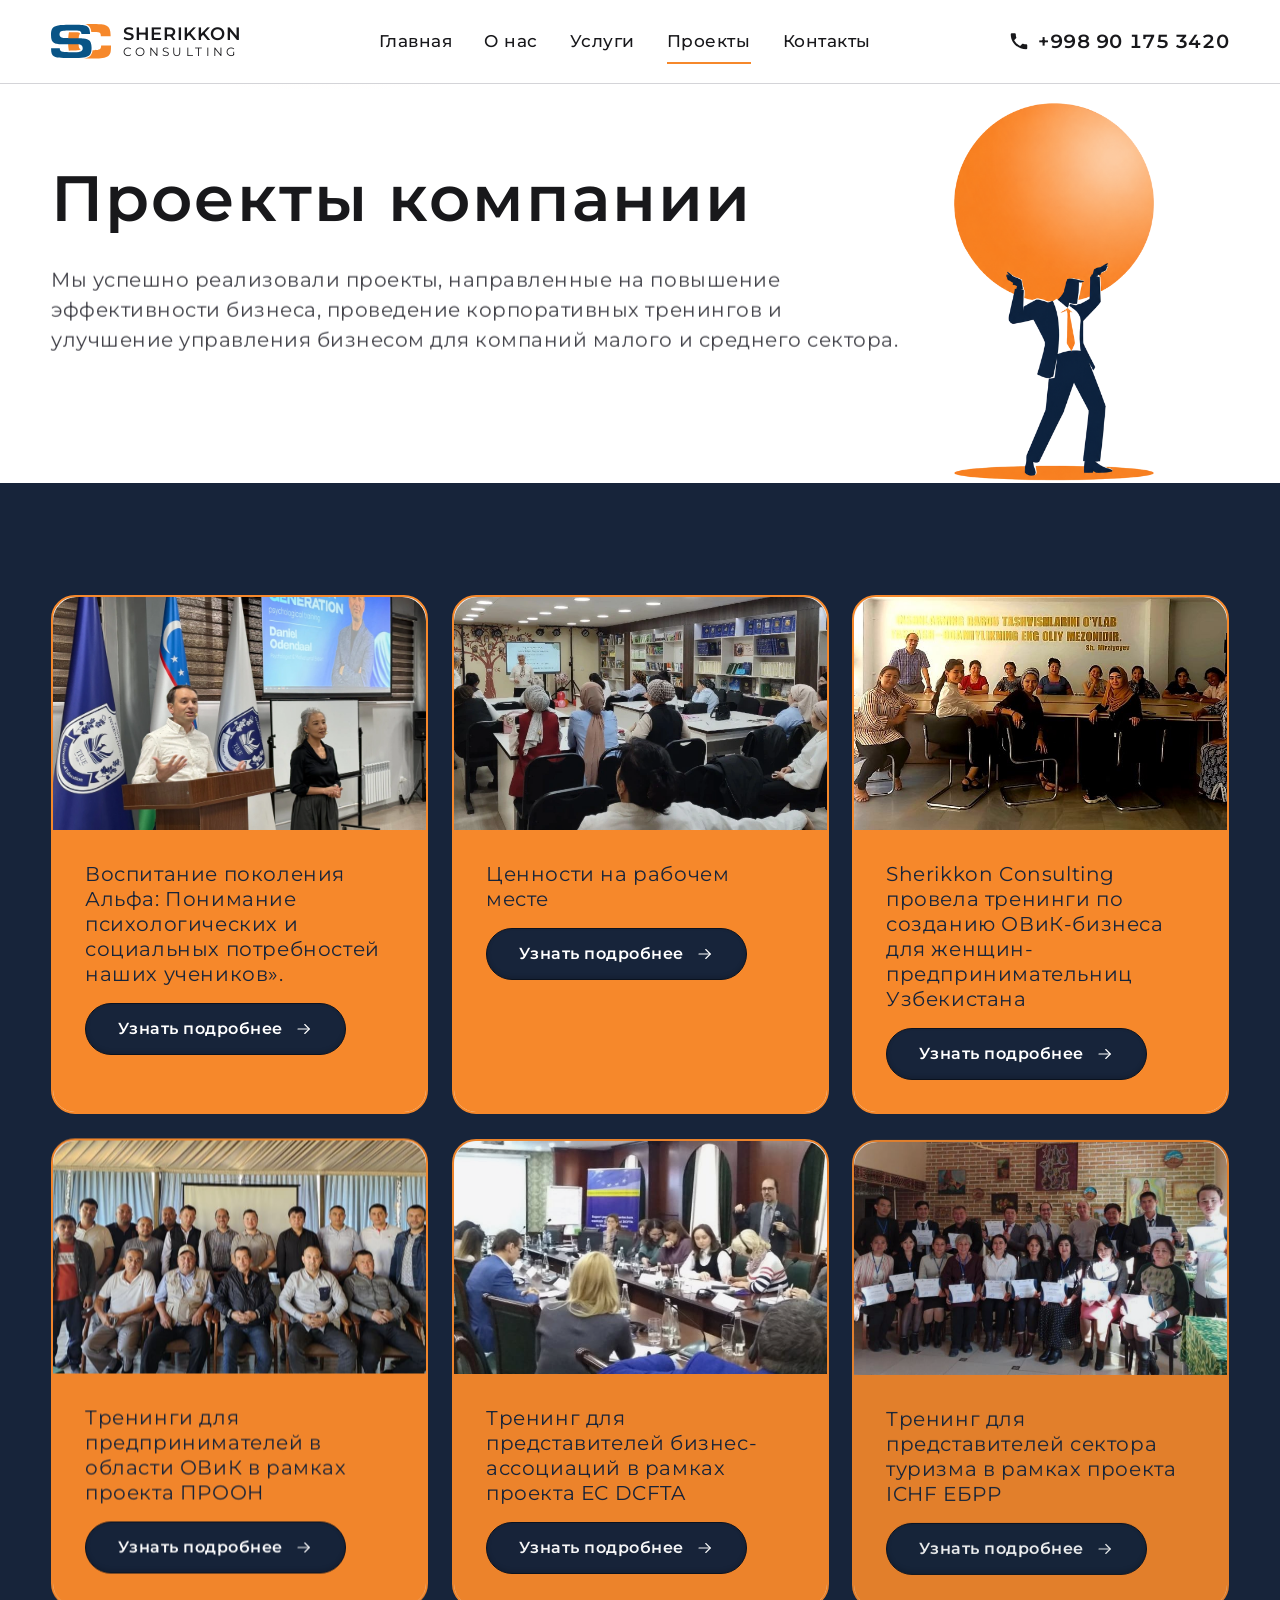
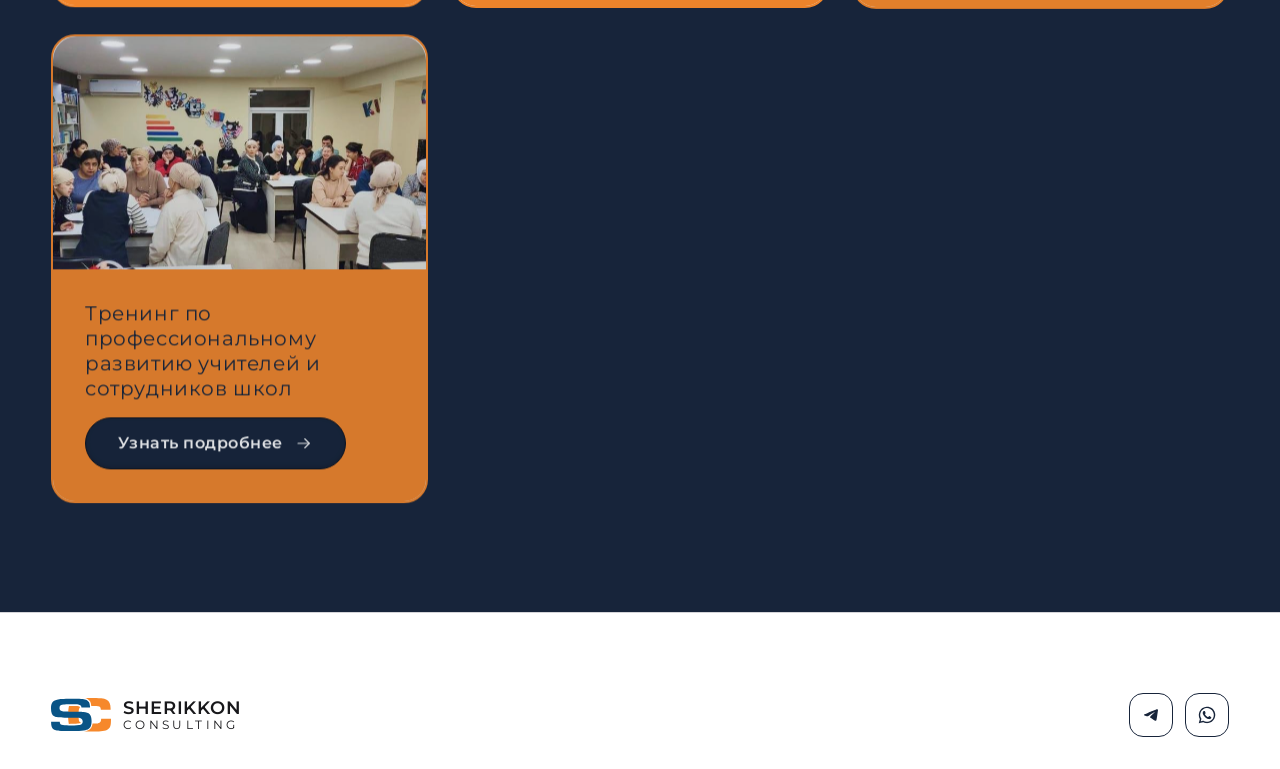
<file: proekti.html>
<!DOCTYPE html>
<html lang="ru">
<head>
<meta charset="utf-8">
<meta name="viewport" content="width=device-width, initial-scale=1">
<title>Проекты и кейсы | Sherikkon Remake</title>
<meta name="description" content="Проекты Sherikkon Consulting: тренинги в рамках программ ПРООН, ЕБРР, ЕС DCFTA, обучение женщин-предпринимательниц, педагогов и бизнес-ассоциаций Узбекистана.">
<meta name="theme-color" content="#0B0714">
<meta property="og:type" content="website">
<meta property="og:title" content="Проекты и кейсы | Sherikkon Consulting">
<meta property="og:description" content="Мы успешно реализовали проекты, направленные на повышение эффективности бизнеса.">
<meta property="og:locale" content="ru_RU">

<link rel="icon" href="assets/icons/logo-mark.svg" type="image/svg+xml">
<link rel="preload" href="assets/fonts/exo2-400-700-cyrillic.woff2" as="font" type="font/woff2" crossorigin>
<link rel="preload" href="assets/fonts/ibmplexsans-500-700-cyrillic.woff2" as="font" type="font/woff2" crossorigin>
<link rel="preload" href="assets/fonts/luga.ttf" as="font" type="font/ttf" crossorigin>
<link rel="stylesheet" href="assets/css/tokens.css?v=2">
<link rel="stylesheet" href="assets/css/styles.css?v=2">

<script>
(function(d){
  if ('scrollRestoration' in history) { history.scrollRestoration = 'manual'; }
  d.documentElement.classList.add('js');
})(document);
</script>
</head>

<body>

<svg xmlns="http://www.w3.org/2000/svg" style="display:none" aria-hidden="true" focusable="false">
  <symbol id="i-arrow-right" viewBox="0 0 24 24" fill="none" stroke="currentColor" stroke-width="1.5" stroke-linecap="round" stroke-linejoin="round"><path d="M4 12h15"/><path d="m13 6 6 6-6 6"/></symbol>
  <symbol id="i-phone" viewBox="0 0 24 24"><path fill="currentColor" d="M6.62 10.79c1.44 2.83 3.76 5.15 6.59 6.59l2.2-2.2c.28-.28.68-.36 1.03-.24 1.12.37 2.33.57 3.56.57.56 0 1 .44 1 1V20c0 .55-.44 1-1 1C10.4 21 3 13.6 3 4.5c0-.56.45-1 1-1h3.5c.56 0 1 .44 1 1 0 1.24.2 2.45.57 3.57.11.36.03.75-.25 1.03l-2.2 2.19Z"/></symbol>
  <symbol id="i-mail" viewBox="0 0 24 24" fill="none" stroke="currentColor" stroke-width="1.5" stroke-linecap="round" stroke-linejoin="round"><rect x="3" y="5" width="18" height="14" rx="2.5"/><path d="m3.5 7 7.6 5.3a1.5 1.5 0 0 0 1.8 0L20.5 7"/></symbol>
  <symbol id="i-sms" viewBox="0 0 24 24" fill="none" stroke="currentColor" stroke-width="1.5" stroke-linecap="round" stroke-linejoin="round"><path d="M4 5h16v10.5a1.5 1.5 0 0 1-1.5 1.5H9l-4 3.5V17H4.5A1.5 1.5 0 0 1 3 15.5V6.5A1.5 1.5 0 0 1 4.5 5Z"/><path d="M8 9.5h8M8 12.5h5"/></symbol>
  <symbol id="i-telegram" viewBox="0 0 980 980"><path fill="currentColor" fill-rule="evenodd" d="M 698 287.631 C 689.870 289.158, 654.773 302.731, 597.500 326.497 C 579.350 334.028, 550.325 346.044, 533 353.199 C 515.675 360.353, 497 368.138, 491.500 370.498 C 476.602 376.891, 411.305 405.121, 380.500 418.486 C 365.650 424.929, 346.750 433.126, 338.500 436.701 C 330.250 440.276, 320.125 444.682, 316 446.493 C 311.875 448.304, 299.052 453.932, 287.505 459 C 259.455 471.311, 257.509 472.360, 251.404 478.465 C 243.858 486.011, 243.010 492.293, 248.633 498.976 C 254.308 505.720, 269.003 510.989, 315.500 522.949 C 332.550 527.335, 348.975 531.610, 352 532.450 C 363.401 535.614, 379.007 533.776, 394.079 527.493 C 403.284 523.655, 421.090 512.782, 439 500.059 C 447.525 494.004, 463.275 483.103, 474 475.836 C 484.725 468.569, 508.069 452.535, 525.876 440.205 C 559.910 416.640, 592.766 394.737, 599.486 391.136 C 604.823 388.275, 608.498 388.407, 611.664 391.573 C 615.167 395.076, 614.372 399.588, 609.159 405.795 C 601.320 415.126, 516.463 495.931, 483.500 525.452 C 469.482 538.007, 464.042 543.935, 460.603 550.403 C 457.144 556.907, 456.459 562.630, 458.359 569.153 C 461.514 579.990, 461.578 580.041, 526.913 623.620 C 560.236 645.847, 592.675 667.663, 599 672.099 C 611.169 680.635, 629.362 690.068, 637.193 691.901 C 644.019 693.499, 653.913 693.247, 659.572 691.331 C 666.432 689.009, 674.851 680.261, 679.355 670.775 C 684.050 660.886, 686.511 650.362, 690.059 625 C 693.599 599.695, 698.780 565.622, 710.434 491 C 729.656 367.922, 735.375 326.507, 734.742 314.954 C 733.712 296.144, 725.993 287.882, 709 287.402 C 704.325 287.270, 699.375 287.373, 698 287.631"/></symbol>
  <symbol id="i-whatsapp" viewBox="0 0 980 980"><path fill="currentColor" fill-rule="evenodd" d="M 473 121.073 C 408.287 124.119, 345.980 144.488, 290.540 180.721 C 261.963 199.397, 231.344 226.807, 209.440 253.321 C 140.428 336.856, 112.046 445.009, 131.058 552 C 137.192 586.517, 148.519 620.061, 165.122 652.879 L 173.915 670.259 157.994 728.379 C 149.238 760.346, 137.630 802.700, 132.200 822.500 C 126.771 842.300, 122.681 858.642, 123.113 858.816 C 123.545 858.990, 142.708 854.193, 165.699 848.155 C 188.690 842.117, 231.946 830.773, 261.825 822.947 L 316.149 808.716 331.825 816.308 C 362.823 831.321, 391.642 840.847, 424.500 846.940 C 462.693 854.022, 505.928 854.912, 544 849.401 C 659.831 832.635, 760.606 761.303, 815.815 657 C 836.675 617.591, 850.125 574.045, 855.659 528 C 857.788 510.279, 858.087 466.079, 856.189 449.500 C 847.851 376.671, 821.812 313.276, 777.326 257.500 C 765.450 242.610, 741.286 218.115, 725.683 205.150 C 654.349 145.875, 566.568 116.667, 473 121.073 M 473.423 183.040 C 420.483 186.084, 368.411 203.548, 324 233.153 C 305.440 245.526, 295.586 253.487, 279.666 268.971 C 229.163 318.089, 199.066 378.275, 189.388 449.500 C 186.968 467.307, 186.953 506.422, 189.358 524 C 192.826 549.344, 198.148 570.887, 206.652 594 C 211.560 607.342, 225.498 635.392, 233.910 648.857 L 241.006 660.214 229.444 702.357 C 223.086 725.536, 216.335 750.100, 214.442 756.946 C 212.549 763.791, 211 769.987, 211 770.715 C 211 772.267, 209.041 772.681, 239 764.805 C 251.375 761.551, 269.375 756.847, 279 754.350 C 288.625 751.853, 303.008 748.080, 310.962 745.966 L 325.424 742.122 333.462 746.948 C 374.501 771.589, 418.333 785.852, 466.005 790.079 C 484.035 791.677, 517.440 790.730, 534.531 788.135 C 589.215 779.832, 635.861 759.787, 679.996 725.625 C 693.058 715.515, 717.927 690.849, 728.775 677.246 C 741.848 660.854, 754.423 640.974, 764.008 621.549 C 776.532 596.168, 784.210 574.227, 789.434 548.892 C 816.684 416.730, 755.619 285.022, 636.515 219.074 C 589.560 193.074, 529.542 179.814, 473.423 183.040 M 355.265 307.480 C 346.011 310.081, 340.058 313.846, 331.784 322.330 C 300.514 354.391, 292.602 396.469, 308.999 443.500 C 318.213 469.929, 348.242 518.263, 376.407 552 C 404.327 585.442, 435.720 612.926, 466.658 631.013 C 485.979 642.308, 530.616 661.622, 553 668.372 C 576.063 675.326, 597.355 675.860, 616.735 669.969 C 639.143 663.159, 663.029 645.935, 670.002 631.558 C 676.188 618.806, 680.855 595.724, 678.953 587.291 C 678.507 585.315, 677.323 582.886, 676.321 581.894 C 674.359 579.951, 635.452 558.815, 609.659 545.681 C 596.337 538.897, 592.877 537.546, 587.899 537.186 C 582 536.760, 581.963 536.774, 577.739 541.182 C 575.408 543.615, 569.145 550.757, 563.822 557.053 C 547.820 575.980, 541.032 582.606, 536.850 583.379 C 529.597 584.719, 521.422 581.610, 500.647 569.612 C 458.782 545.434, 428.815 515.321, 403.072 471.561 C 400.179 466.644, 397.578 461.174, 397.291 459.404 C 396.482 454.421, 400.697 446.632, 409.603 436.648 C 427.560 416.520, 430.425 411.822, 429.746 403.616 C 429.480 400.389, 425.818 389.267, 419.832 373.500 C 414.611 359.750, 408.145 342.450, 405.462 335.056 C 399.532 318.709, 396.641 314.639, 387.727 310.087 C 381.624 306.971, 380.149 306.645, 370.771 306.341 C 363.837 306.116, 358.799 306.486, 355.265 307.480"/></symbol>
</svg>

<a class="skip-link" href="#main">Перейти к содержимому</a>


<header class="header" id="header">
  <div class="container header__inner">
    <a class="header__brand" href="index.html">
      <img src="assets/icons/logo-mark.svg" alt="" width="40" height="23">
      <span class="header__brand-text">
        <span class="header__brand-name">SHERIKKON</span>
        <span class="header__brand-sub">CONSULTING</span>
      </span>
    </a>

    <nav class="nav" aria-label="Основная навигация">
      <a class="nav__link" href="index.html">Главная</a>
      <a class="nav__link" href="o-nas.html">О нас</a>
      <a class="nav__link" href="uslugi.html">Услуги</a>
      <a class="nav__link" href="proekti.html" aria-current="page">Проекты</a>
      <a class="nav__link" href="kontakti.html">Контакты</a>
    </nav>

    <div class="header__actions">
      <a class="header__phone" href="tel:+998901753420">
        <svg width="22" height="22" aria-hidden="true"><use href="#i-phone"/></svg>
        +998 90 175 3420
      </a>
      <button class="burger" id="burger" type="button" aria-label="Открыть меню" aria-expanded="false" aria-controls="menu">
        <span class="burger__box"><span class="burger__line"></span><span class="burger__line"></span><span class="burger__line"></span></span>
      </button>
    </div>
  </div>
</header>

<div class="menu" id="menu" hidden>
  <nav aria-label="Мобильная навигация">
    <ul class="menu__list">
      <li><a class="menu__link" href="index.html">Главная</a></li>
      <li><a class="menu__link" href="o-nas.html">О нас</a></li>
      <li><a class="menu__link" href="uslugi.html">Услуги</a></li>
      <li><a class="menu__link" href="proekti.html" aria-current="page">Проекты</a></li>
      <li><a class="menu__link" href="kontakti.html">Контакты</a></li>
    </ul>
  </nav>
  <div class="menu__footer">
    <a class="btn btn--primary" href="kontakti.html#zayavka">Получить консультацию</a>
    <a class="contact-item__value contact-item__value--tabular" href="tel:+998901753420">+998 90 175 3420</a>
  </div>
</div>

<main id="main">

  <section class="page-hero page-hero--proekti">
    <div class="container page-hero__inner">
      <h1 data-reveal-words>Проекты компании</h1>
      <p class="lead" data-reveal>
        Мы успешно реализовали проекты, направленные на повышение эффективности бизнеса,
        проведение корпоративных тренингов и улучшение управления бизнесом для компаний
        малого и среднего сектора.
      </p>
      <img class="page-hero__figure" src="assets/img/proekti-hero-figure.png" alt="" aria-hidden="true">
    </div>
  </section>

  <section class="section section--surface" id="proekty-list">
    <div class="container section__inner">
      <div class="grid grid--3">

        <article class="card project" data-reveal>
          <div class="project__media">
            <img src="assets/img/projects/alpha-generation.webp" alt="" loading="lazy" decoding="async">
          </div>
          <div class="project__body">
            <h2 class="project__title">Воспитание поколения Альфа: Понимание психологических и социальных потребностей наших учеников».</h2>
            <p class="mt-4">
              <a class="btn btn--primary card__link" href="proekt-alfa.html">
                Узнать подробнее
                <span class="btn__arrow" aria-hidden="true"><svg width="18" height="18"><use href="#i-arrow-right"/></svg></span>
              </a>
            </p>
          </div>
        </article>

        <article class="card project" data-reveal>
          <div class="project__media">
            <img src="assets/img/projects/core-values.webp" alt="" loading="lazy" decoding="async">
          </div>
          <div class="project__body">
            <h2 class="project__title">Ценности на рабочем месте</h2>
            <p class="mt-4">
              <a class="btn btn--primary card__link" href="proekt-cennosti.html">
                Узнать подробнее
                <span class="btn__arrow" aria-hidden="true"><svg width="18" height="18"><use href="#i-arrow-right"/></svg></span>
              </a>
            </p>
          </div>
        </article>

        <article class="card project" data-reveal>
          <div class="project__media">
            <img src="assets/img/projects/women-hvac.jpeg" alt="" loading="lazy" decoding="async">
          </div>
          <div class="project__body">
            <h2 class="project__title">Sherikkon Consulting провела тренинги по созданию ОВиК-бизнеса для женщин-предпринимательниц Узбекистана</h2>
            <p class="mt-4">
              <a class="btn btn--primary card__link" href="proekt-ovik-zhenshchiny.html">
                Узнать подробнее
                <span class="btn__arrow" aria-hidden="true"><svg width="18" height="18"><use href="#i-arrow-right"/></svg></span>
              </a>
            </p>
          </div>
        </article>

        <article class="card project" data-reveal>
          <div class="project__media">
            <img src="assets/img/projects/undp-hvac.jpeg" alt="" loading="lazy" decoding="async">
          </div>
          <div class="project__body">
            <h2 class="project__title">Тренинги для предпринимателей в области ОВиК в рамках проекта ПРООН</h2>
            <p class="mt-4">
              <a class="btn btn--primary card__link" href="proekt-proon.html">
                Узнать подробнее
                <span class="btn__arrow" aria-hidden="true"><svg width="18" height="18"><use href="#i-arrow-right"/></svg></span>
              </a>
            </p>
          </div>
        </article>

        <article class="card project" data-reveal>
          <div class="project__media">
            <img src="assets/img/projects/eu-dcfta.jpeg" alt="" loading="lazy" decoding="async">
          </div>
          <div class="project__body">
            <h2 class="project__title">Тренинг для представителей бизнес-ассоциаций в рамках проекта ЕС DCFTA</h2>
            <p class="mt-4">
              <a class="btn btn--primary card__link" href="proekt-dcfta.html">
                Узнать подробнее
                <span class="btn__arrow" aria-hidden="true"><svg width="18" height="18"><use href="#i-arrow-right"/></svg></span>
              </a>
            </p>
          </div>
        </article>

        <article class="card project" data-reveal>
          <div class="project__media">
            <img src="assets/img/projects/ebrd-ichf.jpeg" alt="" loading="lazy" decoding="async">
          </div>
          <div class="project__body">
            <h2 class="project__title">Тренинг для представителей сектора туризма в рамках проекта ICHF ЕБРР</h2>
            <p class="mt-4">
              <a class="btn btn--primary card__link" href="proekt-ebrr-turizm.html">
                Узнать подробнее
                <span class="btn__arrow" aria-hidden="true"><svg width="18" height="18"><use href="#i-arrow-right"/></svg></span>
              </a>
            </p>
          </div>
        </article>

        <article class="card project" data-reveal>
          <div class="project__media">
            <img src="assets/img/projects/teachers.jpeg" alt="" loading="lazy" decoding="async">
          </div>
          <div class="project__body">
            <h2 class="project__title">Тренинг по профессиональному развитию учителей и сотрудников школ</h2>
            <p class="mt-4">
              <a class="btn btn--primary card__link" href="proekt-uchitelya.html">
                Узнать подробнее
                <span class="btn__arrow" aria-hidden="true"><svg width="18" height="18"><use href="#i-arrow-right"/></svg></span>
              </a>
            </p>
          </div>
        </article>

      </div>
    </div>
  </section>

</main>

<footer class="footer">
  <div class="container">
    <div class="footer__grid footer__grid--simple">
      <a class="header__brand" href="index.html">
        <img src="assets/icons/logo-mark.svg" alt="" width="40" height="23">
        <span class="header__brand-text">
          <span class="header__brand-name">SHERIKKON</span>
          <span class="header__brand-sub">CONSULTING</span>
        </span>
      </a>
      <div class="socials">
        <a class="social" href="https://t.me/farhod_djabbarov" target="_blank" rel="noopener" aria-label="Telegram">
          <svg width="28" height="28" aria-hidden="true"><use href="#i-telegram"/></svg>
        </a>
        <a class="social" href="https://wa.me/998901753420" target="_blank" rel="noopener" aria-label="WhatsApp">
          <svg width="22" height="22" aria-hidden="true"><use href="#i-whatsapp"/></svg>
        </a>
      </div>
    </div>  </div>
</footer>

<script src="assets/vendor/gsap.min.js"></script>
<script src="assets/vendor/ScrollTrigger.min.js"></script>
<script src="assets/vendor/SplitText.min.js"></script>
<script src="assets/js/nav.js"></script>
<script src="assets/js/forms.js"></script>
<script src="assets/js/motion.js"></script>
<script src="assets/js/main.js"></script>
</body>
</html>
</file>
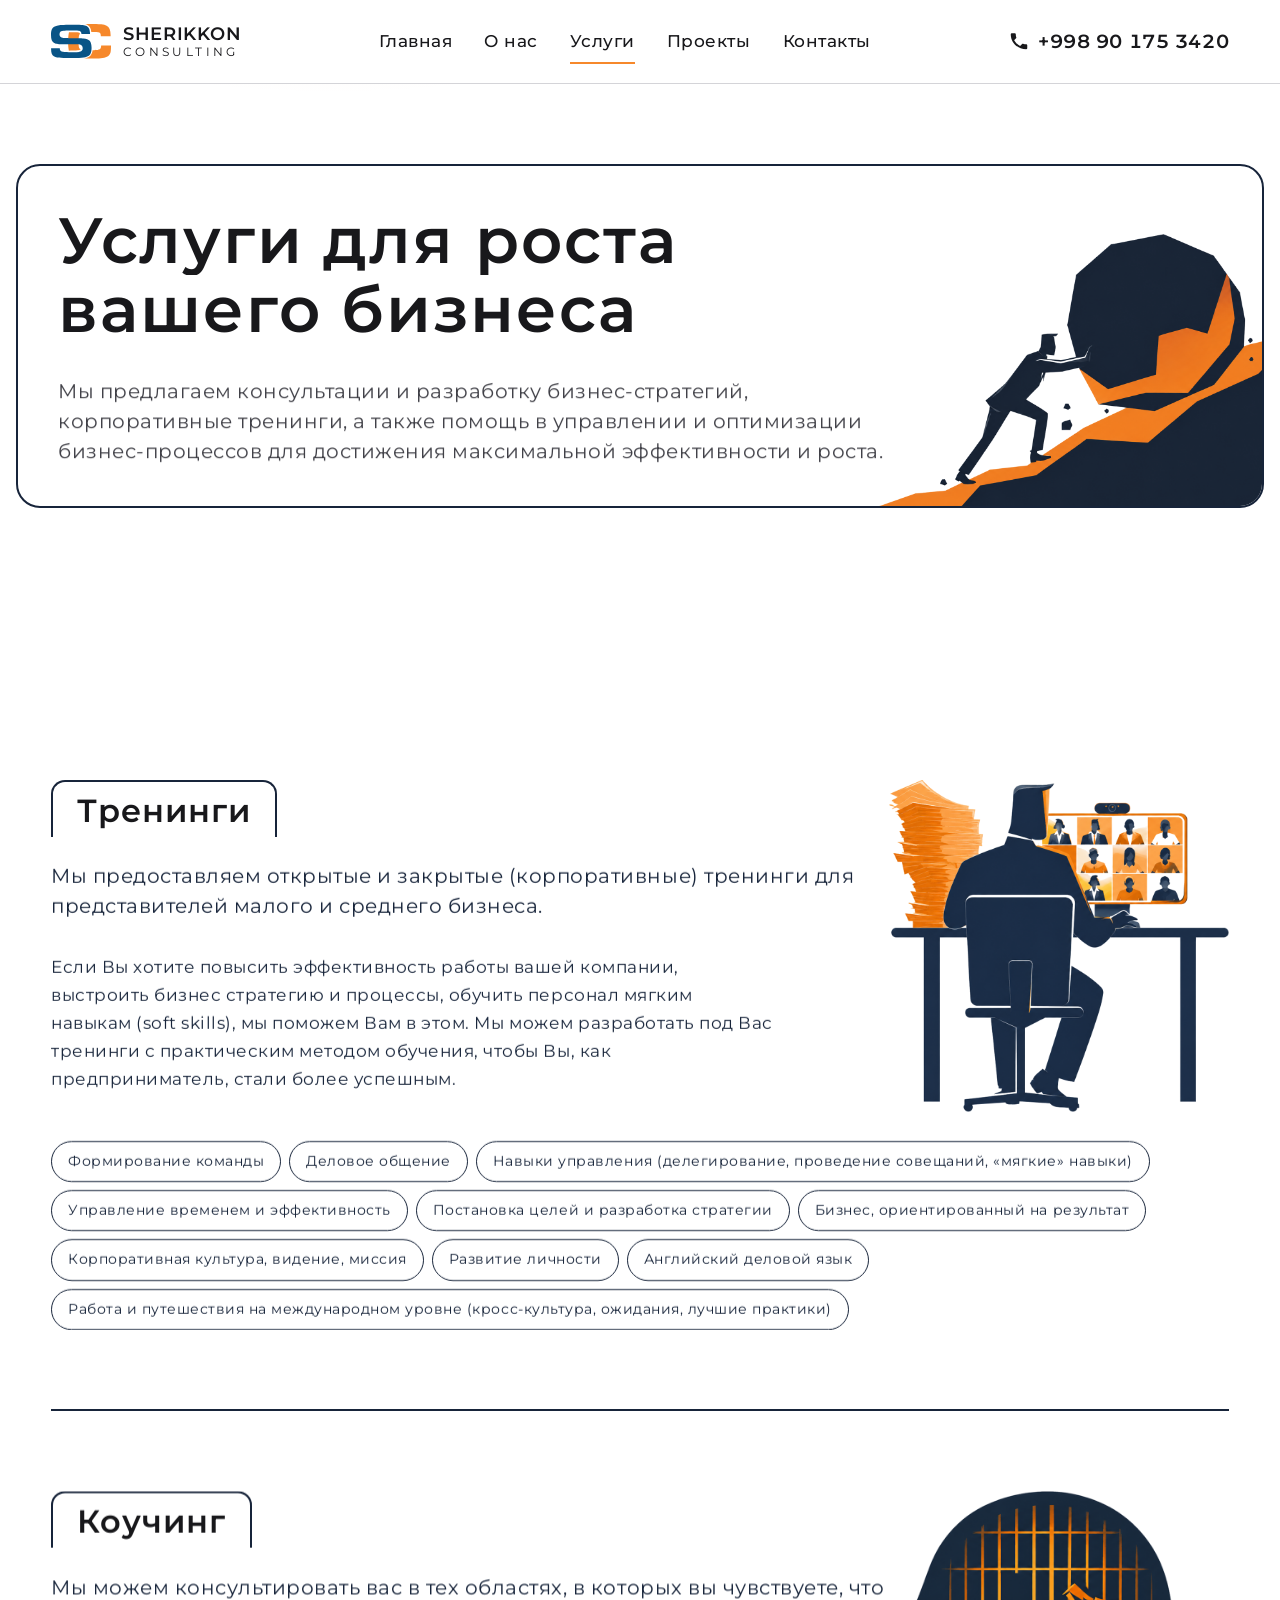
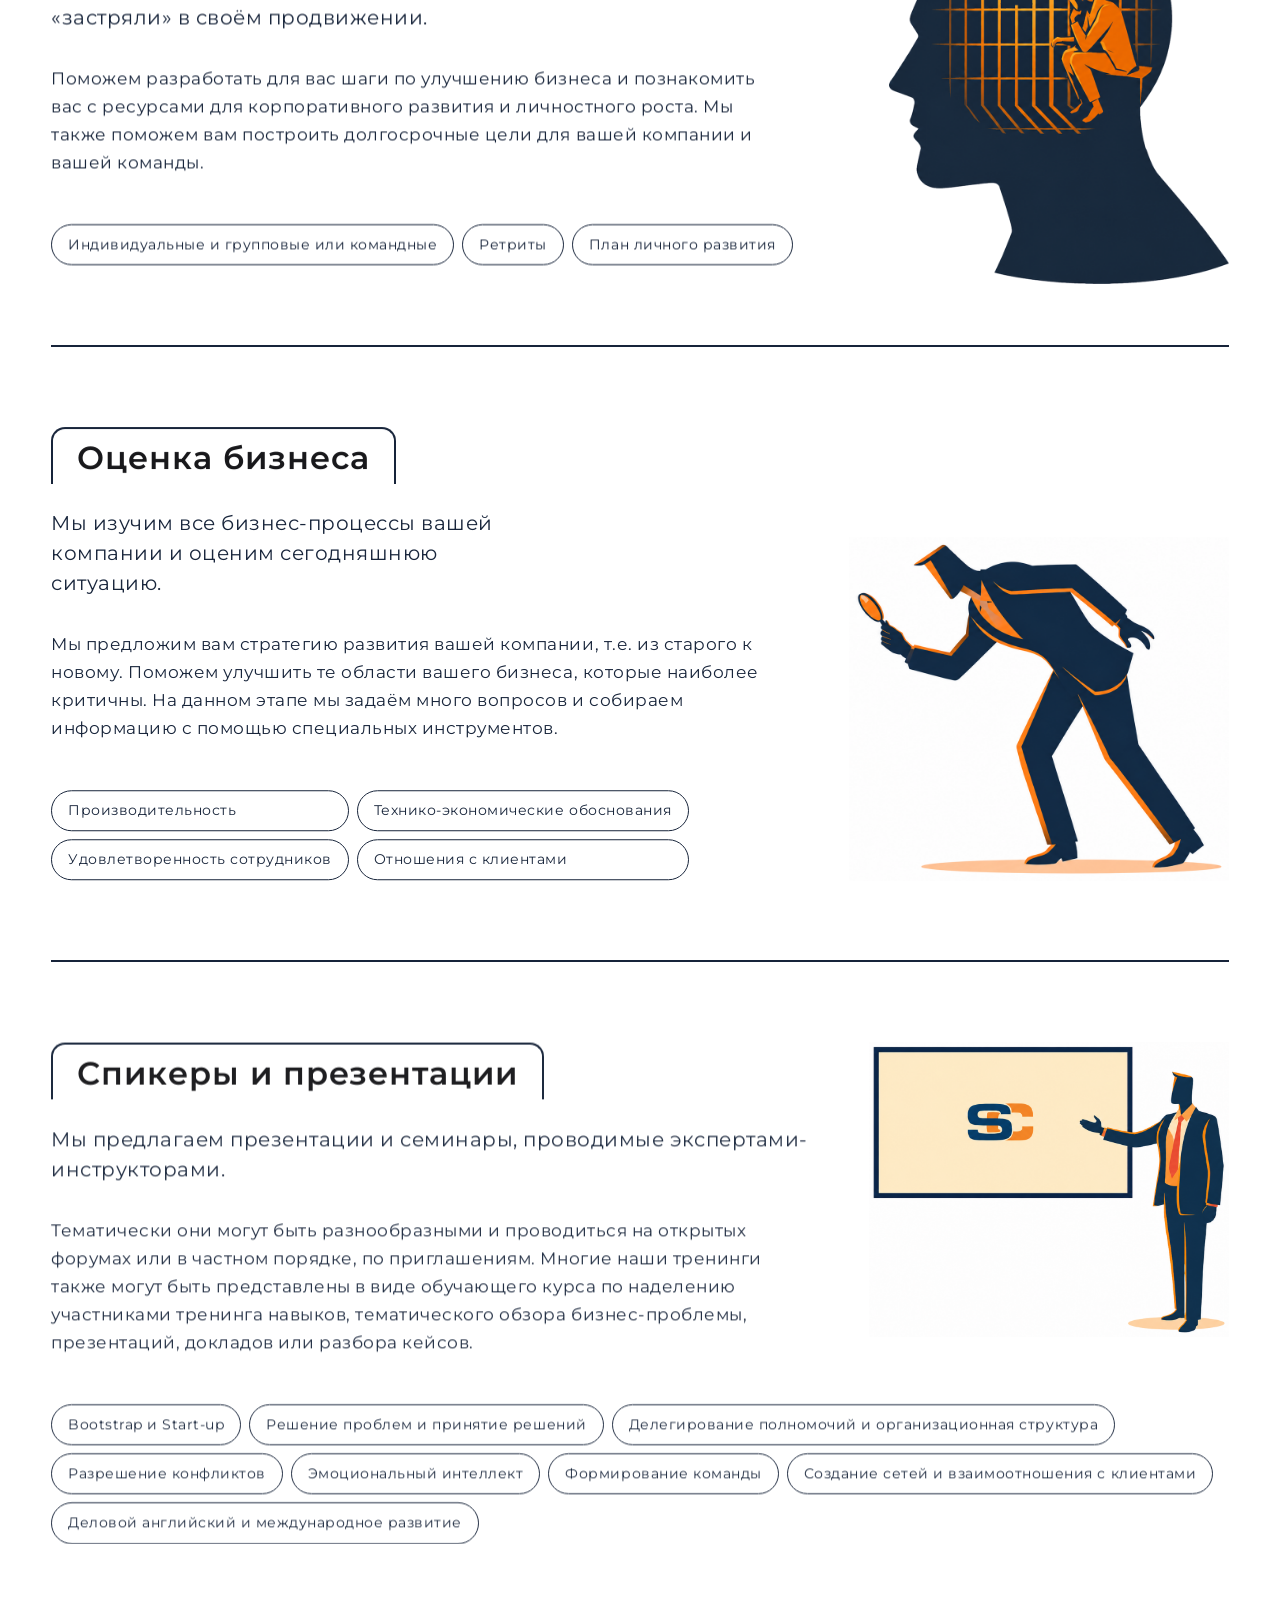
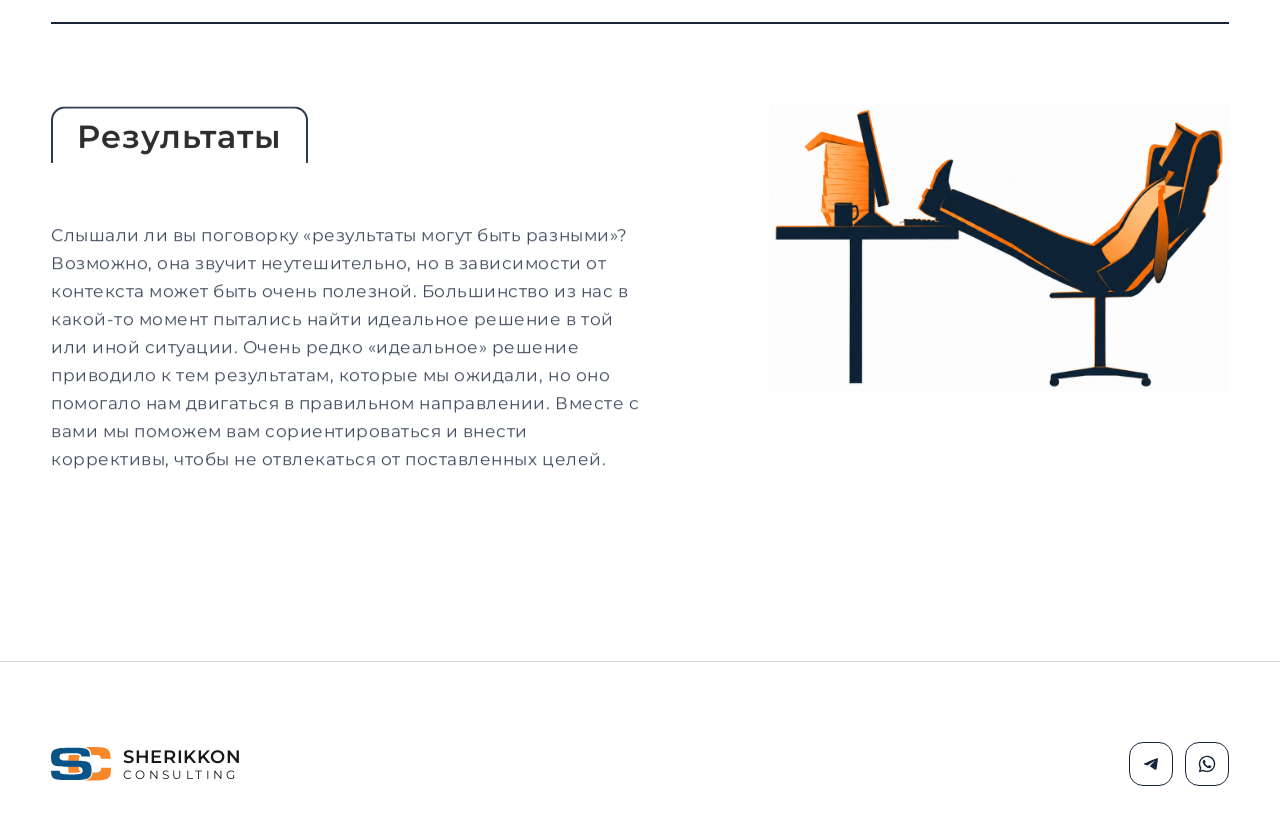
<file: uslugi.html>
<!DOCTYPE html>
<html lang="ru">
<head>
<meta charset="utf-8">
<meta name="viewport" content="width=device-width, initial-scale=1">
<title>Услуги — тренинги, коучинг, оценка бизнеса | Sherikkon Remake</title>
<meta name="description" content="Тренинги, коучинг, оценка бизнеса, спикеры и презентации для малого и среднего бизнеса в Узбекистане. Открытые и корпоративные программы.">
<meta name="theme-color" content="#0B0714">
<meta property="og:type" content="website">
<meta property="og:title" content="Услуги | Sherikkon Consulting">
<meta property="og:description" content="Услуги для роста вашего бизнеса: тренинги, коучинг, оценка бизнеса, спикеры и презентации.">
<meta property="og:locale" content="ru_RU">

<link rel="icon" href="assets/icons/logo-mark.svg" type="image/svg+xml">
<link rel="preload" href="assets/fonts/exo2-400-700-cyrillic.woff2" as="font" type="font/woff2" crossorigin>
<link rel="preload" href="assets/fonts/ibmplexsans-500-700-cyrillic.woff2" as="font" type="font/woff2" crossorigin>
<link rel="preload" href="assets/fonts/luga.ttf" as="font" type="font/ttf" crossorigin>
<link rel="stylesheet" href="assets/css/tokens.css?v=2">
<link rel="stylesheet" href="assets/css/styles.css?v=2">

<script>
(function(d){
  if ('scrollRestoration' in history) { history.scrollRestoration = 'manual'; }
  d.documentElement.classList.add('js');
})(document);
</script>
</head>

<body>

<svg xmlns="http://www.w3.org/2000/svg" style="display:none" aria-hidden="true" focusable="false">
  <symbol id="i-arrow-right" viewBox="0 0 24 24" fill="none" stroke="currentColor" stroke-width="1.5" stroke-linecap="round" stroke-linejoin="round"><path d="M4 12h15"/><path d="m13 6 6 6-6 6"/></symbol>
  <symbol id="i-phone" viewBox="0 0 24 24"><path fill="currentColor" d="M6.62 10.79c1.44 2.83 3.76 5.15 6.59 6.59l2.2-2.2c.28-.28.68-.36 1.03-.24 1.12.37 2.33.57 3.56.57.56 0 1 .44 1 1V20c0 .55-.44 1-1 1C10.4 21 3 13.6 3 4.5c0-.56.45-1 1-1h3.5c.56 0 1 .44 1 1 0 1.24.2 2.45.57 3.57.11.36.03.75-.25 1.03l-2.2 2.19Z"/></symbol>
  <symbol id="i-mail" viewBox="0 0 24 24" fill="none" stroke="currentColor" stroke-width="1.5" stroke-linecap="round" stroke-linejoin="round"><rect x="3" y="5" width="18" height="14" rx="2.5"/><path d="m3.5 7 7.6 5.3a1.5 1.5 0 0 0 1.8 0L20.5 7"/></symbol>
  <symbol id="i-sms" viewBox="0 0 24 24" fill="none" stroke="currentColor" stroke-width="1.5" stroke-linecap="round" stroke-linejoin="round"><path d="M4 5h16v10.5a1.5 1.5 0 0 1-1.5 1.5H9l-4 3.5V17H4.5A1.5 1.5 0 0 1 3 15.5V6.5A1.5 1.5 0 0 1 4.5 5Z"/><path d="M8 9.5h8M8 12.5h5"/></symbol>
  <symbol id="i-telegram" viewBox="0 0 980 980"><path fill="currentColor" fill-rule="evenodd" d="M 698 287.631 C 689.870 289.158, 654.773 302.731, 597.500 326.497 C 579.350 334.028, 550.325 346.044, 533 353.199 C 515.675 360.353, 497 368.138, 491.500 370.498 C 476.602 376.891, 411.305 405.121, 380.500 418.486 C 365.650 424.929, 346.750 433.126, 338.500 436.701 C 330.250 440.276, 320.125 444.682, 316 446.493 C 311.875 448.304, 299.052 453.932, 287.505 459 C 259.455 471.311, 257.509 472.360, 251.404 478.465 C 243.858 486.011, 243.010 492.293, 248.633 498.976 C 254.308 505.720, 269.003 510.989, 315.500 522.949 C 332.550 527.335, 348.975 531.610, 352 532.450 C 363.401 535.614, 379.007 533.776, 394.079 527.493 C 403.284 523.655, 421.090 512.782, 439 500.059 C 447.525 494.004, 463.275 483.103, 474 475.836 C 484.725 468.569, 508.069 452.535, 525.876 440.205 C 559.910 416.640, 592.766 394.737, 599.486 391.136 C 604.823 388.275, 608.498 388.407, 611.664 391.573 C 615.167 395.076, 614.372 399.588, 609.159 405.795 C 601.320 415.126, 516.463 495.931, 483.500 525.452 C 469.482 538.007, 464.042 543.935, 460.603 550.403 C 457.144 556.907, 456.459 562.630, 458.359 569.153 C 461.514 579.990, 461.578 580.041, 526.913 623.620 C 560.236 645.847, 592.675 667.663, 599 672.099 C 611.169 680.635, 629.362 690.068, 637.193 691.901 C 644.019 693.499, 653.913 693.247, 659.572 691.331 C 666.432 689.009, 674.851 680.261, 679.355 670.775 C 684.050 660.886, 686.511 650.362, 690.059 625 C 693.599 599.695, 698.780 565.622, 710.434 491 C 729.656 367.922, 735.375 326.507, 734.742 314.954 C 733.712 296.144, 725.993 287.882, 709 287.402 C 704.325 287.270, 699.375 287.373, 698 287.631"/></symbol>
  <symbol id="i-whatsapp" viewBox="0 0 980 980"><path fill="currentColor" fill-rule="evenodd" d="M 473 121.073 C 408.287 124.119, 345.980 144.488, 290.540 180.721 C 261.963 199.397, 231.344 226.807, 209.440 253.321 C 140.428 336.856, 112.046 445.009, 131.058 552 C 137.192 586.517, 148.519 620.061, 165.122 652.879 L 173.915 670.259 157.994 728.379 C 149.238 760.346, 137.630 802.700, 132.200 822.500 C 126.771 842.300, 122.681 858.642, 123.113 858.816 C 123.545 858.990, 142.708 854.193, 165.699 848.155 C 188.690 842.117, 231.946 830.773, 261.825 822.947 L 316.149 808.716 331.825 816.308 C 362.823 831.321, 391.642 840.847, 424.500 846.940 C 462.693 854.022, 505.928 854.912, 544 849.401 C 659.831 832.635, 760.606 761.303, 815.815 657 C 836.675 617.591, 850.125 574.045, 855.659 528 C 857.788 510.279, 858.087 466.079, 856.189 449.500 C 847.851 376.671, 821.812 313.276, 777.326 257.500 C 765.450 242.610, 741.286 218.115, 725.683 205.150 C 654.349 145.875, 566.568 116.667, 473 121.073 M 473.423 183.040 C 420.483 186.084, 368.411 203.548, 324 233.153 C 305.440 245.526, 295.586 253.487, 279.666 268.971 C 229.163 318.089, 199.066 378.275, 189.388 449.500 C 186.968 467.307, 186.953 506.422, 189.358 524 C 192.826 549.344, 198.148 570.887, 206.652 594 C 211.560 607.342, 225.498 635.392, 233.910 648.857 L 241.006 660.214 229.444 702.357 C 223.086 725.536, 216.335 750.100, 214.442 756.946 C 212.549 763.791, 211 769.987, 211 770.715 C 211 772.267, 209.041 772.681, 239 764.805 C 251.375 761.551, 269.375 756.847, 279 754.350 C 288.625 751.853, 303.008 748.080, 310.962 745.966 L 325.424 742.122 333.462 746.948 C 374.501 771.589, 418.333 785.852, 466.005 790.079 C 484.035 791.677, 517.440 790.730, 534.531 788.135 C 589.215 779.832, 635.861 759.787, 679.996 725.625 C 693.058 715.515, 717.927 690.849, 728.775 677.246 C 741.848 660.854, 754.423 640.974, 764.008 621.549 C 776.532 596.168, 784.210 574.227, 789.434 548.892 C 816.684 416.730, 755.619 285.022, 636.515 219.074 C 589.560 193.074, 529.542 179.814, 473.423 183.040 M 355.265 307.480 C 346.011 310.081, 340.058 313.846, 331.784 322.330 C 300.514 354.391, 292.602 396.469, 308.999 443.500 C 318.213 469.929, 348.242 518.263, 376.407 552 C 404.327 585.442, 435.720 612.926, 466.658 631.013 C 485.979 642.308, 530.616 661.622, 553 668.372 C 576.063 675.326, 597.355 675.860, 616.735 669.969 C 639.143 663.159, 663.029 645.935, 670.002 631.558 C 676.188 618.806, 680.855 595.724, 678.953 587.291 C 678.507 585.315, 677.323 582.886, 676.321 581.894 C 674.359 579.951, 635.452 558.815, 609.659 545.681 C 596.337 538.897, 592.877 537.546, 587.899 537.186 C 582 536.760, 581.963 536.774, 577.739 541.182 C 575.408 543.615, 569.145 550.757, 563.822 557.053 C 547.820 575.980, 541.032 582.606, 536.850 583.379 C 529.597 584.719, 521.422 581.610, 500.647 569.612 C 458.782 545.434, 428.815 515.321, 403.072 471.561 C 400.179 466.644, 397.578 461.174, 397.291 459.404 C 396.482 454.421, 400.697 446.632, 409.603 436.648 C 427.560 416.520, 430.425 411.822, 429.746 403.616 C 429.480 400.389, 425.818 389.267, 419.832 373.500 C 414.611 359.750, 408.145 342.450, 405.462 335.056 C 399.532 318.709, 396.641 314.639, 387.727 310.087 C 381.624 306.971, 380.149 306.645, 370.771 306.341 C 363.837 306.116, 358.799 306.486, 355.265 307.480"/></symbol>
  <symbol id="i-check" viewBox="0 0 24 24" fill="none" stroke="currentColor" stroke-width="1.5" stroke-linecap="round" stroke-linejoin="round"><circle cx="12" cy="12" r="9"/><path d="m8 12.3 2.7 2.7L16 9.7"/></symbol>
</svg>

<a class="skip-link" href="#main">Перейти к содержимому</a>


<header class="header" id="header">
  <div class="container header__inner">
    <a class="header__brand" href="index.html">
      <img src="assets/icons/logo-mark.svg" alt="" width="40" height="23">
      <span class="header__brand-text">
        <span class="header__brand-name">SHERIKKON</span>
        <span class="header__brand-sub">CONSULTING</span>
      </span>
    </a>

    <nav class="nav" aria-label="Основная навигация">
      <a class="nav__link" href="index.html">Главная</a>
      <a class="nav__link" href="o-nas.html">О нас</a>
      <a class="nav__link" href="uslugi.html" aria-current="page">Услуги</a>
      <a class="nav__link" href="proekti.html">Проекты</a>
      <a class="nav__link" href="kontakti.html">Контакты</a>
    </nav>

    <div class="header__actions">
      <a class="header__phone" href="tel:+998901753420">
        <svg width="22" height="22" aria-hidden="true"><use href="#i-phone"/></svg>
        +998 90 175 3420
      </a>
      <button class="burger" id="burger" type="button" aria-label="Открыть меню" aria-expanded="false" aria-controls="menu">
        <span class="burger__box"><span class="burger__line"></span><span class="burger__line"></span><span class="burger__line"></span></span>
      </button>
    </div>
  </div>
</header>

<div class="menu" id="menu" hidden>
  <nav aria-label="Мобильная навигация">
    <ul class="menu__list">
      <li><a class="menu__link" href="index.html">Главная</a></li>
      <li><a class="menu__link" href="o-nas.html">О нас</a></li>
      <li><a class="menu__link" href="uslugi.html" aria-current="page">Услуги</a></li>
      <li><a class="menu__link" href="proekti.html">Проекты</a></li>
      <li><a class="menu__link" href="kontakti.html">Контакты</a></li>
    </ul>
  </nav>
  <div class="menu__footer">
    <a class="btn btn--primary" href="kontakti.html#zayavka">Получить консультацию</a>
    <a class="contact-item__value contact-item__value--tabular" href="tel:+998901753420">+998 90 175 3420</a>
  </div>
</div>

<main id="main">

  <section class="page-hero page-hero--uslugi">
    <div class="container page-hero__inner">
      <h1 data-reveal-words>Услуги для роста вашего бизнеса</h1>
      <p class="lead" data-reveal>
        Мы предлагаем консультации и разработку бизнес-стратегий, корпоративные тренинги,
        а также помощь в управлении и оптимизации бизнес-процессов для достижения
        максимальной эффективности и роста.
      </p>
      <img class="page-hero__figure" src="assets/img/uslugi-hero-figure.png" alt="" aria-hidden="true">
    </div>
  </section>

  <section class="section section--surface">
    <div class="container section__inner">

      <!-- --------------------------- ТРЕНИНГИ --------------------------- -->
      <article class="service-block" id="treningi" style="border-top:none">
        <img class="service-block__figure service-block__reveal" src="assets/img/treningi-figure.png" alt="" aria-hidden="true">
        <h2 data-reveal style="font-size:var(--text-3xl)">Тренинги</h2>

        <div data-reveal>
          <p class="lead">
            Мы предоставляем открытые и закрытые (корпоративные) тренинги для представителей
            малого и среднего бизнеса.
          </p>
          <p class="mt-6 measure">
            Если Вы хотите повысить эффективность работы вашей компании, выстроить бизнес
            стратегию и процессы, обучить персонал мягким навыкам (soft skills), мы поможем
            Вам в этом. Мы можем разработать под Вас тренинги с практическим методом обучения,
            чтобы Вы, как предприниматель, стали более успешным.
          </p>

          <div class="tag-list mt-8">
            <span class="tag">Формирование команды</span>
            <span class="tag">Деловое общение</span>
            <span class="tag">Навыки управления (делегирование, проведение совещаний, «мягкие» навыки)</span>
            <span class="tag">Управление временем и эффективность</span>
            <span class="tag">Постановка целей и разработка стратегии</span>
            <span class="tag">Бизнес, ориентированный на результат</span>
            <span class="tag">Корпоративная культура, видение, миссия</span>
            <span class="tag">Развитие личности</span>
            <span class="tag">Английский деловой язык</span>
            <span class="tag">Работа и путешествия на международном уровне (кросс-культура, ожидания, лучшие практики)</span>
          </div>
        </div>
      </article>

      <!-- --------------------------- КОУЧИНГ --------------------------- -->
      <article class="service-block" id="kouching">
        <img class="service-block__figure service-block__reveal" src="assets/img/kouching-figure.png" alt="" aria-hidden="true">
        <h2 data-reveal style="font-size:var(--text-3xl)">Коучинг</h2>

        <div data-reveal>
          <p class="lead">
            Мы можем консультировать вас в тех областях, в которых вы чувствуете,
            что «застряли» в своём продвижении.
          </p>
          <p class="mt-6 measure">
            Поможем разработать для вас шаги по улучшению бизнеса и познакомить вас
            с ресурсами для корпоративного развития и личностного роста. Мы также поможем
            вам построить долгосрочные цели для вашей компании и вашей команды.
          </p>

          <div class="tag-list mt-8">
            <span class="tag">Индивидуальные и групповые или командные</span>
            <span class="tag">Ретриты</span>
            <span class="tag">План личного развития</span>
          </div>
        </div>
      </article>

      <!-- ------------------------ ОЦЕНКА БИЗНЕСА ------------------------ -->
      <article class="service-block" id="ocenka">
        <img class="service-block__figure service-block__reveal" src="assets/img/ocenka-figure.png" alt="" aria-hidden="true">
        <h2 data-reveal style="font-size:var(--text-3xl)">Оценка бизнеса</h2>

        <div data-reveal>
          <p class="lead">
            Мы изучим все бизнес-процессы вашей компании и оценим сегодняшнюю ситуацию.
          </p>
          <p class="mt-6 measure">
            Мы предложим вам стратегию развития вашей компании, т.е. из старого к новому.
            Поможем улучшить те области вашего бизнеса, которые наиболее критичны. На данном
            этапе мы задаём много вопросов и собираем информацию с помощью специальных
            инструментов.
          </p>

          <div class="tag-list mt-8">
            <span class="tag">Производительность</span>
            <span class="tag">Технико-экономические обоснования</span>
            <span class="tag">Удовлетворенность сотрудников</span>
            <span class="tag">Отношения с клиентами</span>
          </div>
        </div>
      </article>

      <!-- --------------------- СПИКЕРЫ И ПРЕЗЕНТАЦИИ --------------------- -->
      <article class="service-block" id="spikery">
        <div class="service-block__figure-wrap service-block__reveal">
          <img class="service-block__figure" src="assets/img/spikery-figure.png" alt="" aria-hidden="true">
          <div class="service-block__figure-brand" aria-hidden="true">
            <img src="assets/icons/logo-mark.svg" alt="">
            <span class="service-block__figure-brand-text">
              <span class="service-block__figure-brand-name">SHERIKKON</span>
              <span class="service-block__figure-brand-sub">CONSULTING</span>
            </span>
          </div>
        </div>
        <h2 data-reveal style="font-size:var(--text-3xl)">Спикеры и презентации</h2>

        <div data-reveal>
          <p class="lead">
            Мы предлагаем презентации и семинары, проводимые экспертами-инструкторами.
          </p>
          <p class="mt-6 measure">
            Тематически они могут быть разнообразными и проводиться на открытых форумах
            или в частном порядке, по приглашениям. Многие наши тренинги также могут быть
            представлены в виде обучающего курса по наделению участниками тренинга навыков,
            тематического обзора бизнес-проблемы, презентаций, докладов или разбора кейсов.
          </p>

          <div class="tag-list mt-8">
            <span class="tag">Bootstrap и Start-up</span>
            <span class="tag">Решение проблем и принятие решений</span>
            <span class="tag">Делегирование полномочий и организационная структура</span>
            <span class="tag">Разрешение конфликтов</span>
            <span class="tag">Эмоциональный интеллект</span>
            <span class="tag">Формирование команды</span>
            <span class="tag">Создание сетей и взаимоотношения с клиентами</span>
            <span class="tag">Деловой английский и международное развитие</span>
          </div>
        </div>
      </article>

      <!-- ----------------------------- РЕЗУЛЬТАТЫ ----------------------------- -->
      <article class="service-block" id="rezultaty">
        <img class="service-block__figure service-block__reveal" src="assets/img/rezultaty-figure.png" alt="" aria-hidden="true">
        <h2 data-reveal style="font-size:var(--text-3xl)">Результаты</h2>

        <div data-reveal>
          <p class="mt-6 measure">
            Слышали ли вы поговорку «результаты могут быть разными»? Возможно, она звучит
            неутешительно, но в зависимости от контекста может быть очень полезной. Большинство
            из нас в какой-то момент пытались найти идеальное решение в той или иной ситуации.
            Очень редко «идеальное» решение приводило к тем результатам, которые мы ожидали,
            но оно помогало нам двигаться в правильном направлении. Вместе с вами мы поможем
            вам сориентироваться и внести коррективы, чтобы не отвлекаться от поставленных целей.
          </p>
        </div>
      </article>

    </div>
  </section>

</main>

<footer class="footer">
  <div class="container">
    <div class="footer__grid footer__grid--simple">
      <a class="header__brand" href="index.html">
        <img src="assets/icons/logo-mark.svg" alt="" width="40" height="23">
        <span class="header__brand-text">
          <span class="header__brand-name">SHERIKKON</span>
          <span class="header__brand-sub">CONSULTING</span>
        </span>
      </a>
      <div class="socials">
        <a class="social" href="https://t.me/farhod_djabbarov" target="_blank" rel="noopener" aria-label="Telegram">
          <svg width="28" height="28" aria-hidden="true"><use href="#i-telegram"/></svg>
        </a>
        <a class="social" href="https://wa.me/998901753420" target="_blank" rel="noopener" aria-label="WhatsApp">
          <svg width="22" height="22" aria-hidden="true"><use href="#i-whatsapp"/></svg>
        </a>
      </div>
    </div>  </div>
</footer>

<script src="assets/vendor/gsap.min.js"></script>
<script src="assets/vendor/ScrollTrigger.min.js"></script>
<script src="assets/vendor/SplitText.min.js"></script>
<script src="assets/js/nav.js"></script>
<script src="assets/js/forms.js"></script>
<script src="assets/js/motion.js"></script>
<script src="assets/js/main.js"></script>
<script>
(function(){
  var figures = document.querySelectorAll('.service-block__reveal');
  if (!figures.length) return;
  if (!('IntersectionObserver' in window)) {
    figures.forEach(function(f){ f.classList.add('is-revealed'); });
    return;
  }
  var io = new IntersectionObserver(function(entries){
    entries.forEach(function(entry){
      if (entry.isIntersecting) {
        entry.target.classList.add('is-revealed');
        io.unobserve(entry.target);
      }
    });
  }, { threshold: 0.2 });
  figures.forEach(function(f){ io.observe(f); });
})();
</script>
</body>
</html>
</file>
<file: assets/css/tokens.css>
/* ============================================================
   Sherikkon Consulting — Design System
   Палитра 60/30/10: 60% белый, 30% синий (#17243A), 10% оранжевый
   (#F6882B) — по прямому запросу пользователя.
   tokens.css — шрифты и дизайн-токены
   Единственное место, где меняются цвета, шкалы и тайминги.
   ============================================================ */

/* ---------- Шрифты (локальные woff2, вариативные) ---------- */

/* Montserrat — единый шрифт на весь сайт (замена Lucida Sans Unicode):
   тот же шрифт, что используется на оригинальном sherikkon.uz.
   Вариативный woff2 с Google Fonts, вес 400–700. */
@font-face {
  font-family: 'Montserrat';
  font-style: normal;
  font-weight: 400 700;
  font-display: swap;
  src: url('../fonts/montserrat-400-700-cyrillic.woff2') format('woff2');
  unicode-range: U+0301, U+0400-045F, U+0490-0491, U+04B0-04B1, U+2116;
}
@font-face {
  font-family: 'Montserrat';
  font-style: normal;
  font-weight: 400 700;
  font-display: swap;
  src: url('../fonts/montserrat-400-700-cyrillic-ext.woff2') format('woff2');
  unicode-range: U+0460-052F, U+1C80-1C8A, U+20B4, U+2DE0-2DFF, U+A640-A69F, U+FE2E-FE2F;
}
@font-face {
  font-family: 'Montserrat';
  font-style: normal;
  font-weight: 400 700;
  font-display: swap;
  src: url('../fonts/montserrat-400-700-latin.woff2') format('woff2');
  unicode-range: U+0000-00FF, U+0131, U+0152-0153, U+02BB-02BC, U+02C6, U+02DA, U+02DC,
    U+0304, U+0308, U+0329, U+2000-206F, U+20AC, U+2122, U+2191, U+2193, U+2212, U+2215,
    U+FEFF, U+FFFD;
}
@font-face {
  font-family: 'Montserrat';
  font-style: normal;
  font-weight: 400 700;
  font-display: swap;
  src: url('../fonts/montserrat-400-700-latin-ext.woff2') format('woff2');
  unicode-range: U+0100-02BA, U+02BD-02C5, U+02C7-02CC, U+02CE-02D7, U+02DD-02FF, U+0304,
    U+0308, U+0329, U+1D00-1DBF, U+1E00-1E9F, U+1EF2-1EFF, U+2020, U+20A0-20AB, U+20AD-20C0,
    U+2113, U+2C60-2C7F, U+A720-A7FF;
}

/* ============================================================
   ТОКЕНЫ
   ============================================================ */

:root {
  /* ---------- Палитра 60/30/10 ----------
     60% белый/нейтральный (фон, поверхности, текст), 30% синий
     #17243A (карточки, рамки, акцентные блоки), 10% оранжевый
     #F6882B (ссылки, кнопки, точечные акценты). Никакого фиолетового —
     нейтральные тона строго серые, без цветного оттенка. */
  --bg:            #FFFFFF;  /* фон страницы */
  --surface:       #FAFAFA;  /* секции-подложки */
  --surface-2:     #FFFFFF;  /* карточки — белее подложки, держатся на border+shadow */
  --surface-3:     #F4F4F5;  /* карточка/поле в hover — нейтральный серый */
  --border:        #E4E4E7;  /* границы и разделители */
  --border-strong: #D4D4D8;  /* границы в hover / focus-within */

  /* Бренд: 30% синий / 10% оранжевый — всё интерактивное и акцентное */
  --primary:       #F6882B;  /* фирменный оранжевый (10%) — ссылки и акценты */
  --primary-light: #FBB876;  /* декоративный: рамки, свечения — НЕ для текста на светлом */
  --primary-deep:  #17243A;  /* фирменный синий (30%) — карточки, рамки, текст-акцент */
  --on-primary:    #2B1400;

  /* Акцент = тот же оранжевый, что и --primary (единый акцентный цвет
     на весь сайт вместо прежнего золотого). --accent-deep — затемнённый
     оранжевый для текста (ссылки/hover), достаточный AA-контраст на белом. */
  --accent:        #F6882B;
  --accent-light:  #FBB876;
  --accent-deep:   #B34209;  /* ~5.7:1 на белом — AA с запасом */
  --on-accent:     #2B1400;

  /* Текст — нейтральный серо-чёрный, без синего и фиолетового оттенка.
     Затемнено по фидбеку: серый на белом было неудобно читать —
     --fg-muted (обычный текст абзацев) и --fg-subtle (подписи/подсказки)
     подняты на ступень темнее. */
  --fg:            #18181B;  /* ~19:1 на белом — AAA, нейтральный почти-чёрный */
  --fg-muted:      #3F3F46;  /* ~10.4:1 на белом — AAA, текст карточек/абзацев */
  --fg-subtle:     #52525B;  /* ~7.7:1 на белом — AAA, подсказки и мелкие подписи */

  /* Состояния */
  --success:       #1E9E76;  /* затемнено под белый фон относительно --success-light */
  --success-light: #34D399;  /* декоративный/иконки */
  --danger:        #DC2626;  /* затемнено под белый фон относительно --danger-light */
  --danger-light:  #F87171;  /* декоративный/иконки */
  --danger-bg:     rgba(220, 38, 38, 0.08);

  /* ---------- Тёмные токены для «рамки» сайта: шапка, футер, мобильное
     меню, прелоадер/штора. По решению пользователя они остаются тёмными,
     пока всё остальное стало светлым — значения те же, что были раньше
     у всего сайта. ---------- */
  --chrome-bg:            #070410;
  --chrome-surface:       #150E24;
  --chrome-border:        #2A1F45;
  --chrome-border-strong: #3B2C60;
  --chrome-fg:            #F5F3FF;
  --chrome-fg-muted:      #A9A0C4;

  /* Плёнки и свечения */
  --scrim:         rgba(7, 4, 16, 0.78);   /* оверлей модалок/меню */
  --glow-violet:   rgba(246, 136, 43, 0.16);  /* название историческое, значение уже оранжевое */

  --gradient-brand: linear-gradient(120deg, var(--primary) 0%, var(--primary-deep) 100%);
  --gradient-gold:  linear-gradient(120deg, var(--accent) 0%, var(--accent-light) 100%);
  --gradient-line:  linear-gradient(90deg, var(--primary-deep) 0%, var(--primary) 100%);
  /* Более контрастный разбег внутри оранжевого — для акцентных слов в
     заголовках (.grad), где --gradient-gold читается почти плоским. */
  --gradient-heading-accent: linear-gradient(120deg, var(--accent-deep) 0%, var(--accent) 55%, var(--accent-light) 100%);

  /* ---------- Типографика ----------
     Montserrat — единственный шрифт на весь сайт, тот же, что на
     оригинальном sherikkon.uz (заменяет Lucida Sans Unicode). */
  --font-heading: 'Montserrat', -apple-system, BlinkMacSystemFont, 'Segoe UI', Roboto, sans-serif;
  --font-body: 'Montserrat', -apple-system, BlinkMacSystemFont, 'Segoe UI', Roboto, sans-serif;
  --font-h: 'Montserrat', -apple-system, BlinkMacSystemFont, 'Segoe UI', Roboto, sans-serif;
  --font-accent: 'Montserrat', -apple-system, BlinkMacSystemFont, 'Segoe UI', Roboto, sans-serif;

  /* Шкала 12 → 88, крупные кегли текучие */
  --text-xs:   0.75rem;   /* 12 */
  --text-sm:   0.875rem;  /* 14 */
  --text-base: 1rem;      /* 16 */
  --text-md:   1.0625rem; /* 17 — базовый размер тела */
  --text-lg:   1.125rem;  /* 18 */
  --text-xl:   1.25rem;   /* 20 */
  --text-2xl:  1.5rem;    /* 24 */
  --text-3xl:  clamp(1.625rem, 1.4rem + 1.1vw, 2rem);    /* 26 → 32 */
  --text-4xl:  clamp(2rem, 1.6rem + 2vw, 2.75rem);       /* 32 → 44 */
  --text-5xl:  clamp(2.5rem, 1.8rem + 3.4vw, 4rem);      /* 40 → 64 */
  --text-6xl:  clamp(3rem, 2rem + 5vw, 5.5rem);          /* 48 → 88 */

  --leading-tight:  1.08;
  --leading-snug:   1.25;
  --leading-normal: 1.5;
  --leading-body:   1.65;

  --tracking-tight: -0.02em;
  --tracking-wide:  0.12em;  /* только для eyebrow-подписей капсом */

  --measure: 66ch;  /* длина строки основного текста */

  /* ---------- Отступы: сетка 4/8 ---------- */
  --space-1:  0.25rem;  /*   4 */
  --space-2:  0.5rem;   /*   8 */
  --space-3:  0.75rem;  /*  12 */
  --space-4:  1rem;     /*  16 */
  --space-5:  1.5rem;   /*  24 */
  --space-6:  2rem;     /*  32 */
  --space-7:  2.5rem;   /*  40 */
  --space-8:  3rem;     /*  48 */
  --space-9:  4rem;     /*  64 */
  --space-10: 5rem;     /*  80 */
  --space-11: 6rem;     /*  96 */
  --space-12: 8rem;     /* 128 */

  /* Вертикальный ритм секций — текучий */
  --section-y: clamp(4rem, 3rem + 5vw, 8rem);
  --gutter:    clamp(1.25rem, 0.9rem + 1.6vw, 2.5rem);
  --container: 78rem;   /* 1248px */
  --container-narrow: 46rem;

  /* ---------- Радиусы ---------- */
  --radius-sm:   8px;
  --radius:      14px;
  --radius-lg:   24px;
  --radius-full: 999px;

  /* ---------- Тени и свечения ----------
     На белом фоне чёрная тень читается тяжело даже при небольшой
     непрозрачности — берём тёмный текстовый тон (--fg) вместо
     чистого чёрного, мягче и «в цвет» сайта. */
  --shadow-sm: 0 1px 2px rgba(24, 24, 27, 0.06);
  --shadow:    0 8px 20px -8px rgba(24, 24, 27, 0.12);
  --shadow-lg: 0 20px 48px -16px rgba(24, 24, 27, 0.16);
  --shadow-glow: 0 12px 28px -10px var(--glow-violet);

  /* ---------- Слои ---------- */
  --z-base:     0;
  --z-raised:  10;
  --z-sticky:  20;
  --z-header:  40;
  --z-overlay:100;
  --z-cursor: 900;
  --z-curtain:1000;

  /* ---------- Движение ---------- */
  --dur-fast: 180ms;
  --dur:      320ms;
  --dur-slow: 520ms;
  --ease-out:  cubic-bezier(0.16, 1, 0.3, 1);   /* вход */
  --ease-in:   cubic-bezier(0.7, 0, 0.84, 0);   /* выход */
  --ease-soft: cubic-bezier(0.4, 0, 0.2, 1);

  /* Высота залипающей шапки — используется для scroll-margin и отступов */
  --header-h: 72px;
}

@media (min-width: 1024px) {
  :root { --header-h: 84px; }
}

/* Уважаем системную настройку: гасим длительности на уровне CSS.
   JS-анимации отключаются отдельно через gsap.matchMedia в motion.js. */
@media (prefers-reduced-motion: reduce) {
  :root {
    --dur-fast: 1ms;
    --dur:      1ms;
    --dur-slow: 1ms;
  }
}
</file>
<file: assets/css/styles.css>
/* ============================================================
   Sherikkon Consulting — styles.css
   Слои: reset → base → layout → components → utilities
   ============================================================ */

@layer reset, base, layout, components, utilities;

/* ============================================================
   RESET
   ============================================================ */
@layer reset {
  *, *::before, *::after { box-sizing: border-box; }

  * { margin: 0; }

  html {
    -webkit-text-size-adjust: 100%;
    scroll-behavior: smooth;
  }

  @media (prefers-reduced-motion: reduce) {
    html { scroll-behavior: auto; }
  }

  body {
    min-height: 100dvh;
    -webkit-font-smoothing: antialiased;
    text-rendering: optimizeLegibility;
  }

  img, svg, video, canvas {
    display: block;
    max-width: 100%;
    height: auto;
  }

  input, button, textarea, select {
    font: inherit;
    color: inherit;
  }

  button { background: none; border: none; }

  p, h1, h2, h3, h4, h5, h6 { overflow-wrap: break-word; }

  ul[class], ol[class] { list-style: none; padding: 0; }
}

/* ============================================================
   BASE
   ============================================================ */
@layer base {
  body {
    background: var(--bg);
    color: var(--fg);
    font-family: var(--font-body);
    font-size: var(--text-md);
    line-height: var(--leading-body);
    font-weight: 400;
    /* Luga (--font-body) читается свободнее с небольшим трекингом —
       та же пара 0.03em, что уже была расставлена вручную посекционно. */
    letter-spacing: 0.03em;
  }

  /* Блокировка скролла при открытом меню — без сдвига контента */
  body.is-locked {
    overflow: hidden;
    /* touch-action не даёт «протечь» скроллу на мобильных */
    touch-action: none;
  }

  h1, h2, h3, h4 {
    font-family: var(--font-h);
    font-weight: 600;
    line-height: var(--leading-tight);
    /* Luga (--font-h) — тот же трекинг 0.03em, что уже был расставлен
       вручную посекционно, вместо тесного --tracking-tight под IBM Plex. */
    letter-spacing: 0.03em;
    color: var(--fg);
  }

  h1 { font-size: var(--text-6xl); }
  h2 { font-size: var(--text-5xl); }
  h3 { font-size: var(--text-3xl); line-height: var(--leading-snug); }
  h4 { font-size: var(--text-xl); line-height: var(--leading-snug); }

  a {
    color: var(--primary);
    text-decoration-color: color-mix(in srgb, var(--primary) 40%, transparent);
    text-underline-offset: 0.25em;
    transition: color var(--dur-fast) var(--ease-soft),
                text-decoration-color var(--dur-fast) var(--ease-soft);
  }
  a:hover { color: var(--accent-deep); text-decoration-color: var(--accent-deep); }

  strong { font-weight: 600; color: var(--fg); }

  /* Единое видимое фокус-кольцо на всём сайте */
  :focus-visible {
    outline: 2px solid var(--accent);
    outline-offset: 3px;
    border-radius: var(--radius-sm);
  }

  /* Якорные переходы не прячут заголовок под шапкой */
  :target { scroll-margin-top: var(--space-5); }

  ::selection {
    background: var(--primary);
    color: var(--on-primary);
  }
}

/* ============================================================
   LAYOUT
   ============================================================ */
@layer layout {
  .container {
    width: 100%;
    max-width: var(--container);
    margin-inline: auto;
    padding-inline: var(--gutter);
  }

  .container--narrow { max-width: var(--container-narrow); }

  .section {
    position: relative;
    padding-block: var(--section-y);
  }
  .section--tight { padding-block: var(--space-9); }

  /* Серый .surface убран по просьбе клиента — фон сайта везде белый,
     без сероватых "прослоек" между секциями. */
  .section--surface { background: var(--bg); }

  .section--accent { background: var(--bg); }

  .section__inner { position: relative; z-index: var(--z-raised); }

  .stack > * + * { margin-top: var(--space-4); }
  .stack-lg > * + * { margin-top: var(--space-6); }

  .grid { display: grid; gap: var(--space-5); }

  @media (min-width: 640px)  { .grid--2 { grid-template-columns: repeat(2, 1fr); } }
  @media (min-width: 900px)  { .grid--3 { grid-template-columns: repeat(3, 1fr); } }
  /* На оригинальном сайте 4 карточки (услуги, команда) всегда идут
     сеткой 2×2, а не в один ряд — так и оставляем на всех desktop-
     ширинах, не переходя на 4 колонки. */
  @media (min-width: 640px)  { .grid--4 { grid-template-columns: repeat(2, 1fr); } }

  .split {
    display: grid;
    gap: var(--space-8);
    align-items: center;
  }
  @media (min-width: 900px) {
    .split { grid-template-columns: 1fr 1fr; gap: var(--space-9); }
    .split--wide-left { grid-template-columns: 1.15fr 0.85fr; }
  }

  main { display: block; }
}

/* ============================================================
   COMPONENTS
   ============================================================ */
@layer components {

  /* ---------- Skip link ---------- */
  .skip-link {
    position: absolute;
    top: var(--space-3);
    left: var(--space-3);
    z-index: var(--z-curtain);
    padding: var(--space-3) var(--space-5);
    background: var(--accent);
    color: var(--on-accent);
    font-weight: 600;
    border-radius: var(--radius-sm);
    transform: translateY(-200%);
    transition: transform var(--dur) var(--ease-out);
  }
  .skip-link:focus-visible { transform: translateY(0); color: var(--on-accent); }

  /* ---------- Шапка ----------
     Светлая на всех страницах — промежуточный шаг к белой: лёгкий тон
     бренд-синего вместо тёмного --chrome-bg. Переопределяет токены
     локально на самой шапке; фон не завязан на скролл, виден сразу.
     Футер (тоже на --chrome-*) не затронут — остаётся тёмным. */
  .header {
    --chrome-bg:       var(--bg);
    --chrome-fg:       var(--fg);
    --chrome-fg-muted: var(--fg);
    --chrome-border:   var(--border-strong);
    position: static;
    z-index: var(--z-header);
    height: var(--header-h);
    display: flex;
    align-items: center;
    background: var(--chrome-bg);
    transition: background-color var(--dur) var(--ease-soft),
                border-color var(--dur) var(--ease-soft),
                backdrop-filter var(--dur) var(--ease-soft);
    /* Раньше граница появлялась только после скролла (header был
       fixed поверх hero) — теперь header static и всегда на белом
       фоне, так что граница нужна сразу, а не только в .is-scrolled. */
    border-bottom: 1px solid var(--chrome-border);
  }
  /* Лого (шапка и футер — общий класс) больше не подсвечивается на
     наведении, ни цветом, ни чем-либо ещё. */
  .header__brand:hover { color: inherit; }
  .header__inner {
    display: flex;
    align-items: center;
    justify-content: space-between;
    gap: var(--space-5);
    width: 100%;
  }
  .header__brand {
    display: inline-flex;
    align-items: center;
    min-height: 44px;
    gap: var(--space-3);
    color: var(--chrome-fg);
    text-decoration: none;
    font-family: var(--font-heading);
    flex-shrink: 0;
  }
  .header__brand img { width: 60px; height: auto; }
  .header__brand-text {
    display: flex;
    flex-direction: column;
    line-height: 1.15;
  }
  .header__brand-name {
    font-size: 18px;
    font-weight: 600;
    letter-spacing: 0.04em;
  }
  .header__brand-sub {
    font-size: 12px;
    font-weight: 400;
    letter-spacing: 3.4px;
    color: var(--chrome-fg);
  }

  .nav { display: none; }
  @media (min-width: 1024px) {
    .nav {
      display: flex;
      align-items: center;
      gap: var(--space-6);
    }
  }
  .nav__link {
    position: relative;
    color: var(--chrome-fg-muted);
    text-decoration: none;
    font-size: 17px;
    font-weight: 500;
    padding-block: var(--space-2);
    font-family: var(--font-heading);
    letter-spacing: 0.03em;
  }
  .nav__link::after {
    content: '';
    position: absolute;
    left: 0;
    bottom: 0;
    width: 100%;
    height: 1.5px;
    background: #F6882B;
    transform: scaleX(0);
    transform-origin: right;
    transition: transform var(--dur) var(--ease-out);
  }
  .nav__link:hover { color: var(--chrome-fg); }
  .nav__link:hover::after { transform: scaleX(1); transform-origin: left; }
  .nav__link[aria-current='page'] {
    color: var(--chrome-fg);
  }
  .nav__link[aria-current='page']::after { transform: scaleX(1); }

  .header__actions {
    display: flex;
    align-items: center;
    gap: var(--space-3);
  }

  .header__phone {
    display: none;
    align-items: center;
    gap: var(--space-2);
    color: var(--chrome-fg);
    text-decoration: none;
    font-size: 19px;
    font-weight: 600;
    font-variant-numeric: tabular-nums;
    white-space: nowrap;
    font-family: var(--font-heading);
    letter-spacing: 0.03em;
  }
  @media (min-width: 1280px) { .header__phone { display: inline-flex; } }
  /* Подчёркивание, как у пунктов навигации — не подсветка цветом. */
  .header__phone-num {
    position: relative;
  }
  .header__phone-num::after {
    content: '';
    position: absolute;
    left: 0;
    bottom: -2px;
    width: 0;
    height: 2px;
    background: #F6882B;
    transition: width var(--dur) var(--ease-out);
  }
  .header__phone:hover .header__phone-num::after {
    width: 100%;
  }

  /* Бургер */
  .burger {
    width: 44px;
    height: 44px;
    display: grid;
    place-items: center;
    border-radius: var(--radius-sm);
    cursor: pointer;
    color: var(--chrome-fg);
  }
  @media (min-width: 1024px) { .burger { display: none; } }
  .burger__box { width: 22px; height: 14px; position: relative; }
  .burger__line {
    position: absolute;
    left: 0;
    width: 100%;
    height: 1.5px;
    background: currentColor;
    border-radius: 2px;
    transition: transform var(--dur) var(--ease-out),
                opacity var(--dur-fast) var(--ease-soft);
  }
  .burger__line:nth-child(1) { top: 0; }
  .burger__line:nth-child(2) { top: 6px; }
  .burger__line:nth-child(3) { top: 12px; }
  .burger[aria-expanded='true'] .burger__line:nth-child(1) { transform: translateY(6px) rotate(45deg); }
  .burger[aria-expanded='true'] .burger__line:nth-child(2) { opacity: 0; }
  .burger[aria-expanded='true'] .burger__line:nth-child(3) { transform: translateY(-6px) rotate(-45deg); }

  /* Мобильное меню — тоже часть тёмной «рамки» навигации, как шапка */
  .menu {
    position: fixed;
    inset: 0;
    z-index: var(--z-overlay);
    display: flex;
    flex-direction: column;
    padding: calc(var(--header-h) + var(--space-6)) var(--gutter) var(--space-8);
    background: var(--chrome-bg);
    background-image: radial-gradient(80% 50% at 50% 0%, var(--glow-violet), transparent 70%);
    overflow-y: auto;
    overscroll-behavior: contain;
    visibility: hidden;
    opacity: 0;
    /* visibility НЕ интерполируем: при переходе hidden→visible браузер
       переключает её не сразу и отклоняет focus() на ссылки меню.
       Поэтому на закрытии прячем с задержкой, на открытии — мгновенно. */
    transition: opacity var(--dur) var(--ease-soft),
                visibility 0s linear var(--dur);
  }
  .menu.is-open {
    visibility: visible;
    opacity: 1;
    transition: opacity var(--dur) var(--ease-soft),
                visibility 0s linear 0s;
  }
  @media (min-width: 1024px) { .menu { display: none; } }

  .menu__list { display: flex; flex-direction: column; gap: var(--space-2); }
  .menu__link {
    display: block;
    padding: var(--space-4) 0;
    font-family: var(--font-heading);
    font-size: var(--text-4xl);
    font-weight: 600;
    color: var(--chrome-fg);
    text-decoration: none;
    border-bottom: 1px solid var(--chrome-border);
  }
  .menu__link[aria-current='page'] { color: var(--accent); }
  .menu__footer {
    margin-top: auto;
    padding-top: var(--space-7);
    display: flex;
    flex-direction: column;
    gap: var(--space-4);
  }
  /* .contact-item__value используется и на светлой странице контактов,
     и здесь на тёмном меню — здесь явно перекрашиваем под тёмный фон */
  .menu__footer .contact-item__value { color: var(--chrome-fg); }
  /* ---------- Кнопки ---------- */
  .btn {
    position: relative;
    display: inline-flex;
    align-items: center;
    justify-content: center;
    gap: var(--space-3);
    min-height: 52px;
    padding: var(--space-3) var(--space-6);
    border-radius: var(--radius-full);
    font-size: var(--text-base);
    font-weight: 600;
    line-height: 1.2;
    text-align: center;
    text-decoration: none;
    cursor: pointer;
    white-space: nowrap;
    transition: transform var(--dur-fast) var(--ease-out),
                background-color var(--dur) var(--ease-soft),
                border-color var(--dur) var(--ease-soft),
                box-shadow var(--dur) var(--ease-soft),
                color var(--dur) var(--ease-soft);
  }
  .btn:active { transform: scale(0.97); }

  /* В покое — чистый плоский оранжевый (тот же #F6882B, что в волнах
     hero), ничего не светится. Глянцевый блик и яркое свечение
     появляются только при наведении (opacity 0→1), а не постоянно.
     Кнопка неподвижна — магнитный эффект с неё снят в разметке
     (data-magnetic убран). */
  .btn--primary {
    position: relative;
    background-color: #F6882B;
    background-image: none;
    color: #2B1400;
    font-family: var(--font-heading);
    letter-spacing: 0.03em;
    border: 1px solid #D9660A;
    box-shadow: inset 0 -2px 4px rgba(0, 0, 0, 0.15);
    will-change: transform;
  }
  .btn--primary:hover {
    background-color: #F6882B;
    background-image: linear-gradient(180deg, #FFB870 0%, #F6882B 45%, #E8720F 100%);
    color: #2B1400;
    transform: scale(1.04);
    box-shadow: inset 0 -3px 6px rgba(0, 0, 0, 0.18);
  }

  .btn--secondary {
    background: transparent;
    color: var(--fg);
    border: 1px solid var(--border-strong);
  }
  .btn--secondary:hover {
    color: var(--fg);
    border-color: var(--primary-light);
    background: color-mix(in srgb, var(--primary) 12%, transparent);
  }

  .btn--ghost {
    padding-inline: var(--space-2);
    min-height: 44px;
    color: var(--primary);
    background: none;
  }
  .btn--ghost:hover { color: var(--accent-deep); }

  .btn__arrow {
    display: inline-block;
    transition: transform var(--dur) var(--ease-out);
  }
  .btn:hover .btn__arrow { transform: translateX(4px); }

  .btn[disabled],
  .btn[aria-disabled='true'] {
    opacity: 0.45;
    cursor: not-allowed;
    pointer-events: none;
  }

  /* ---------- Eyebrow и заголовки секций ---------- */
  /* Курсивный гуманистический акцент (Alegreya Sans) — короткие подписи
     секций. Без uppercase/tracking: капс + широкий трекинг ломают ритм
     курсива, поэтому здесь набор строчными, крупнее обычного текста. */
  .eyebrow {
    display: inline-flex;
    align-items: center;
    gap: var(--space-3);
    font-family: var(--font-accent);
    font-style: italic;
    font-size: var(--text-lg);
    font-weight: 500;
    color: #17243A;
    margin-bottom: var(--space-4);
  }
  /* Специфичность .section-head p (0,1,1) иначе перебивает .eyebrow
     (0,1,0) — берём .section-head .eyebrow (0,2,0), чтобы выиграть. */
  .section-head .eyebrow { color: #17243A; }
  .eyebrow::before {
    content: '';
    width: 28px;
    height: 1px;
    background: #F6882B;
    flex-shrink: 0;
  }

  .section-head { max-width: var(--container-narrow); margin-bottom: var(--space-9); }
  .section-head--center { margin-inline: auto; text-align: center; }
  .section-head--center .eyebrow { justify-content: center; }
  .section-head p {
    margin-top: var(--space-5);
    color: var(--fg-muted);
    font-size: var(--text-lg);
    max-width: var(--measure);
  }
  .section-head--center p { margin-inline: auto; }

  .lead {
    font-size: var(--text-xl);
    line-height: var(--leading-normal);
    color: var(--fg-muted);
    max-width: var(--measure);
  }

  /* ---------- Hero ----------
     Фон — сплошной тёмно-синий, тот же тон, что на затемнённом фото
     оригинала (#17243A — цвет текста/лого сайта, подтверждён замером
     на живой странице). Точечный паттерн убран. Текст белый. */
  .hero {
    position: relative;
    min-height: 100svh;
    display: flex;
    align-items: center;
    padding-block: var(--space-9) var(--space-10);
    overflow: hidden;
    /* Тёмно-синяя плёнка поверх фото — держит контраст белого текста,
       фирменный navy остаётся ощутимым тоном, а не просто фильтром. */
    background:
      linear-gradient(180deg, rgba(23, 36, 58, 0.82), rgba(23, 36, 58, 0.82)),
      url('../img/hero-bg.png') center / cover no-repeat;
    border-radius: 0 0 56px 56px;
  }
  /* Текст и кнопка отцентрированы по горизонтали (было слева). */
  .hero__inner { position: relative; z-index: var(--z-raised); text-align: center; }
  .hero__title { max-width: 30ch; margin-inline: auto; color: #FFFFFF; font-family: var(--font-heading); letter-spacing: 0.03em; }
  @media (min-width: 1024px) { .hero__title { font-size: 48px; } }
  .hero__text {
    margin-top: var(--space-6);
    margin-inline: auto;
    max-width: 52ch;
    font-size: 22px;
    color: #FFFFFF;
    font-family: var(--font-body);
    letter-spacing: 0.03em;
  }
  .hero__text + .hero__text { font-size: 18px; }
  .hero__actions {
    margin-top: var(--space-8);
    display: flex;
    flex-wrap: wrap;
    justify-content: center;
    gap: var(--space-4);
  }
  /* Кнопка крупнее обычной .btn--primary — акцент главного экрана. */
  .hero__actions .btn {
    min-height: 64px;
    padding: var(--space-4) var(--space-8);
    font-size: var(--text-lg);
  }
  .hero__meta {
    margin-top: var(--space-10);
    display: flex;
    flex-wrap: wrap;
    gap: var(--space-6) var(--space-9);
    padding-top: var(--space-6);
    border-top: 1px solid var(--border);
  }
  /* Маска для построчного/пословного выезда текста */
  .line-mask { display: block; overflow: hidden; }

  /* ---------- Статистика / счётчики ---------- */
  .stat__value {
    display: block;
    font-family: var(--font-heading);
    font-size: var(--text-4xl);
    font-weight: 600;
    line-height: 1.1;
    color: var(--accent-deep);
    font-variant-numeric: tabular-nums;
  }
  /* Словесные значения («Команда», «Спокойствие») длиннее чисел и не
     помещаются в карточку на --text-4xl — переносить их некрасиво,
     поэтому просто чуть мельче и гарантированно в одну строку */
  .stat__value--text {
    font-size: var(--text-2xl);
    white-space: nowrap;
  }
  .stat__label {
    display: block;
    margin-top: var(--space-2);
    font-size: var(--text-sm);
    color: var(--fg-muted);
    max-width: 22ch;
  }

  /* ---------- Pin-секция «Проблема» ---------- */
  .pin-section { position: relative; }
  .pin-section__grid {
    display: grid;
    gap: var(--space-8);
    align-items: start;
  }
  @media (min-width: 1024px) {
    .pin-section__grid {
      grid-template-columns: 0.9fr 1.1fr;
      gap: var(--space-11);
      min-height: 60svh;
      align-items: center;
    }
  }
  .pain-list { display: flex; flex-direction: column; gap: var(--space-5); }
  .pain {
    position: relative;
    padding: var(--space-6);
    background: var(--surface-2);
    border: 1px solid var(--border);
    border-radius: var(--radius-lg);
  }
  .pain__index {
    font-family: var(--font-heading);
    font-size: var(--text-2xl);
    color: var(--primary);
    font-variant-numeric: tabular-nums;
  }
  .pain__title { margin-top: var(--space-3); }
  .pain__text { margin-top: var(--space-3); color: var(--fg-muted); }

  /* ---------- Простой нумерованный список ----------
     Как в оригинале: всё видно сразу, без сворачивания/скролла. */
  .plain-list { display: flex; flex-direction: column; gap: var(--space-4); }
  /* center, не baseline: на двустрочных пунктах (текст переносится)
     baseline цеплялся за первую строку и цифра "уезжала" вверх —
     выглядело криво относительно всего блока текста. */
  .plain-list__item { display: flex; gap: var(--space-3); align-items: center; }
  .plain-list__num {
    flex-shrink: 0;
    min-width: 1.4em;
    font-family: var(--font-heading);
    font-weight: 600;
    color: var(--primary);
  }
  .plain-list__text { color: var(--fg); }

  /* Блок "Проблема": картинка — одна колонка слева, весь текст
     (заголовок, подзаголовок, список, заключительный абзац) — единой
     колонкой справа. Этот блок целиком на Luga и с оранжевыми номерами —
     по запросу клиента, остальные .plain-list на сайте (карточки
     "Решение"/"Результаты") не тронуты. */
  /* Сдвигаем блок ближе к шапке (section--tight даёт 64px сверху — тут
     сокращаем ещё) — только верхний паддинг, нижний не трогаем. */
  #problema { padding-top: var(--space-6); }
  /* stretch — картинка тянется на всю высоту строки, вровень с текстом
     и сверху, и снизу; сам текстовый столбец задаёт высоту строки. */
  .problema__top { align-items: stretch; }
  .problema__image-wrap {
    position: relative;
    width: 100%;
    max-width: 380px;
    justify-self: center;
  }
  .problema__image { width: 100%; height: 100%; object-fit: cover; display: block; }
  #problema h2,
  #problema p,
  #problema .plain-list__text { font-family: var(--font-heading); letter-spacing: 0.03em; }
  #problema .plain-list__num { color: #F6882B; font-family: var(--font-heading); letter-spacing: 0.03em; }
  #problema p,
  #problema .plain-list__text { line-height: var(--leading-normal); }
  /* Заголовок блока крупнее обычного h2 (--text-5xl, до 64px) — приравниваем
     к размеру героя (48px на десктопе), чтобы не выглядел жирнее верхнего блока. */
  @media (min-width: 1024px) { #problema h2 { font-size: 48px; } }
  #reshenie h2,
  #reshenie p,
  #reshenie .plain-list__text,
  #reshenie .plain-list__num { font-family: var(--font-heading); letter-spacing: 0.03em; }
  /* Убрали картинки-стрелки (были фоном обеих карточек) — вместо них
     сплошная оранжевая заливка на обеих, высота теперь просто от
     паддинга и текста, без искусственной min-height. Цифры везде синие. */
  #reshenie .card {
    padding-block: var(--space-10);
    background: #F6882B;
    background-image: none;
    border: none;
  }
  #reshenie .plain-list__num { color: #17243A; }
  /* Убираем жирность у <strong>-фрагментов в списках "Проблема" и
     "Результаты" — весь текст пункта одного веса. */
  #problema .plain-list__text strong,
  #reshenie .plain-list__text strong { font-weight: inherit; }

  /* Декоративный разделитель между "Проблема" и "Решение" — заполняет
     пустую полосу на стыке секций (фон прозрачный, ложится прямо на
     белую страницу). */
  .section-divider {
    display: block;
    width: 100%;
    height: 200px;
    object-fit: cover;
    object-position: center;
  }
  /* Список "Проекты" — фон секции ниже волнистого разделителя navy;
     сами карточки светлые, читаются без изменений цвета текста. */
  #proekty-list { background: #17243A; }

  /* На десктопе боли складываются друг на друга и сменяются по скроллу */
  @media (min-width: 1024px) {
    .pain-list.is-stacked {
      display: grid;
      min-height: 340px;
    }
    .pain-list.is-stacked .pain {
      grid-area: 1 / 1;
      padding: var(--space-8);
    }
  }

  /* ---------- Шаги решения с рисуемой линией ---------- */
  .steps { position: relative; display: grid; gap: var(--space-7); }
  @media (min-width: 900px) {
    .steps { grid-template-columns: repeat(3, 1fr); gap: var(--space-6); }
  }
  .steps__line {
    display: none;
    position: absolute;
    top: 26px;
    left: 8%;
    width: 84%;
    height: 2px;
    overflow: visible;
  }
  @media (min-width: 900px) { .steps__line { display: block; } }
  .steps__line path {
    fill: none;
    stroke: url(#stepGradient);
    stroke-width: 2;
    stroke-linecap: round;
  }
  .step { position: relative; }
  .step__dot {
    position: relative;
    z-index: var(--z-raised);
    width: 52px;
    height: 52px;
    display: grid;
    place-items: center;
    border-radius: 50%;
    background: var(--surface-2);
    border: 1px solid var(--border-strong);
    font-family: var(--font-heading);
    font-size: var(--text-lg);
    font-weight: 600;
    color: var(--fg-muted);
    font-variant-numeric: tabular-nums;
    transition: color var(--dur) var(--ease-soft),
                border-color var(--dur) var(--ease-soft),
                box-shadow var(--dur) var(--ease-soft),
                background-color var(--dur) var(--ease-soft);
  }
  .step.is-lit .step__dot {
    color: var(--on-accent);
    background: var(--gradient-gold);
    border-color: transparent;
    box-shadow: 0 0 0 6px color-mix(in srgb, var(--accent) 12%, transparent);
  }
  .step__title { margin-top: var(--space-5); }
  .step__text { margin-top: var(--space-3); color: var(--fg-muted); }

  /* ---------- Карточка (общая) ---------- */
  /* Синяя окантовка (фирменный синий #17243A, палитра 60/30/10) и
     тускловатый синеватый фон вместо чистого белого. Без сжатия карточки
     и колец вокруг неё — эффект убран по просьбе клиента. */
  .card {
    position: relative;
    display: flex;
    flex-direction: column;
    padding: var(--space-6);
    background: color-mix(in srgb, #17243A 6%, var(--surface-2));
    border: 1px solid color-mix(in srgb, #17243A 32%, var(--border));
    border-radius: var(--radius-lg);
    transition: border-color var(--dur) var(--ease-soft);
  }
  .card:hover,
  .card:focus-within {
    border-color: color-mix(in srgb, #17243A 55%, var(--border));
  }

  .card__icon {
    width: 56px;
    height: 56px;
    display: grid;
    place-items: center;
    margin-bottom: var(--space-5);
    border-radius: var(--radius);
    background: color-mix(in srgb, var(--primary) 10%, transparent);
    border: 1px solid var(--border-strong);
  }
  .card__icon img { width: 30px; height: 30px; }
  .card__title { margin-bottom: var(--space-3); }
  .card__text { color: var(--fg-muted); font-size: var(--text-base); }
  .card__foot { margin-top: auto; padding-top: var(--space-5); }

  /* Ссылка на всю карточку: растягиваем невидимую область,
     чтобы у карточки был один интерактивный элемент для клавиатуры */
  .card__link::after {
    content: '';
    position: absolute;
    inset: 0;
  }

  /* ---------- Лента проектов ---------- */
  .rail {
    position: relative;
    overflow: hidden; /* важно: страница не должна скроллиться горизонтально */
  }
  .rail__track {
    display: flex;
    gap: var(--space-5);
    padding-inline: var(--gutter);
    /* Мобильный режим: обычный горизонтальный скролл со снапом */
    overflow-x: auto;
    scroll-snap-type: x mandatory;
    scroll-padding-inline: var(--gutter);
    overscroll-behavior-x: contain;
    -webkit-overflow-scrolling: touch;
    padding-bottom: var(--space-4);
  }
  .rail__item {
    flex: 0 0 min(84vw, 380px);
    scroll-snap-align: start;
  }
  /* Десктоп: статичная сетка 3 колонки, без горизонтального скролла —
     карточки помещаются в контейнер, ползунок не нужен. */
  @media (min-width: 1024px) {
    .rail__track {
      display: grid;
      grid-template-columns: repeat(3, 1fr);
      overflow: visible;
    }
    .rail__item { flex: initial; }
  }

  .project {
    height: 100%;
    padding: 0;
    text-decoration: none;
    border: 2px solid #F6882B;
    overflow: hidden;
  }
  .project__title {
    font-family: var(--font-heading);
    letter-spacing: 0.03em;
    font-weight: 400;
  }
  /* Общий .card:hover красит рамку в синий — здесь вместо этого
     просто более тёмный оранжевый. */
  .project:hover,
  .project:focus-within {
    border-color: #D9660A;
  }
  /* Кнопка "Посмотреть больше проектов" — по ширине как одна карточка
     ряда (3 колонки, gap var(--space-5), тот же паддинг var(--gutter),
     что и у .rail__track), а не во всю ширину контейнера. .rail без
     max-width, поэтому считаем от 100vw, как и сам ряд карточек. */
  .proekty__more {
    display: flex;
    width: calc((100vw - 2 * var(--gutter) - 2 * var(--space-5)) / 3);
    max-width: 100%;
    margin-inline: auto;
    justify-content: center;
  }
  /* Декоративная иконка горы стоит рядом с карточкой заявки, справа,
     прижата к низу — не над блоком, а вровень с ним. */
  .proekty__flag {
    display: flex;
    justify-content: center;
    pointer-events: none;
  }
  .proekty__flag img { width: 415px; height: auto; }

  /* Заголовок "Проекты компании" — по центру, синяя рамка как у
     верхних блоков, Luga. */
  #proekty .section-head {
    max-width: none;
    text-align: center;
    border: 2px solid #17243A;
    border-radius: var(--radius-lg);
    padding: var(--space-6) var(--space-7);
  }
  #proekty .section-head h2 { font-family: var(--font-heading); letter-spacing: 0.03em; }
  .project__media {
    aspect-ratio: 16 / 10;
    overflow: hidden;
    /* Раньше верхние углы скруглялись через overflow:hidden родителя
       .card — теперь .card сам без overflow (нужно для колец при
       наведении, см. ниже), поэтому скругляем здесь напрямую */
    border-radius: var(--radius-lg) var(--radius-lg) 0 0;
    background: var(--surface-3);
  }
  .project__media img {
    display: block;
    width: 100%;
    height: 100%;
    object-fit: cover;
    transition: transform var(--dur-slow) var(--ease-out);
  }
  .project:hover .project__media img,
  .project:focus-within .project__media img {
    transform: scale(1.05);
  }
  .project__body {
    display: flex;
    flex-direction: column;
    flex: 1;
    padding: var(--space-6);
  }
  .project__tag {
    display: inline-block;
    align-self: flex-start;
    margin-bottom: var(--space-4);
    padding: var(--space-1) var(--space-3);
    border-radius: var(--radius-full);
    background: color-mix(in srgb, var(--primary) 12%, transparent);
    border: 1px solid var(--border-strong);
    font-size: var(--text-xs);
    font-weight: 500;
    letter-spacing: 0.04em;
    color: var(--primary);
  }
  .project__title {
    font-size: var(--text-xl);
    line-height: var(--leading-snug);
  }
  /* Список "Проекты" — тело карточки (не фото) заливаем фирменным
     оранжевым; кнопку перекрашиваем в navy, иначе стандартная
     оранжевая .btn--primary сливалась бы с фоном. */
  #proekty-list .project__body { background: #F6882B; }
  #proekty-list .project__title { color: #17243A; }
  #proekty-list .card__link.btn--primary {
    background-color: #17243A;
    border-color: #0B121F;
    color: #FFFFFF;
  }
  /* .btn--primary:hover красит кнопку через background-image
     (градиент), который перекрывает background-color сверху — без
     этой отдельной hover-рамки кнопка на карточках проекта при
     наведении становилась оранжевой поверх navy-заливки. Тот же
     градиент, но в navy-тонах. */
  #proekty-list .card__link.btn--primary:hover {
    background-color: #17243A;
    background-image: linear-gradient(180deg, #3C5378 0%, #17243A 45%, #0B121F 100%);
    color: #FFFFFF;
  }

  /* ---------- Команда ----------
     Фото уже уменьшены (max-width: 452px) относительно широкой
     grid-колонки — центрируем карточку в колонке, иначе слева и
     справа получаются разные отступы. */
  .person {
    display: flex;
    flex-direction: column;
    align-items: center;
    width: 100%;
  }
  .person__media {
    position: relative;
    aspect-ratio: 1 / 1;
    width: 100%;
    max-width: 452px;
    /* Низ квадратный и без нижней рамки — карточка встык с кнопкой
       под ней, единой фигурой (см. .person__more). */
    border-radius: var(--radius-lg) var(--radius-lg) 0 0;
    overflow: hidden;
    background: var(--surface-3);
    border: 2px solid #17243A;
    border-bottom: none;
  }
  .person__media img {
    width: 100%;
    height: 100%;
    object-fit: cover;
    object-position: center top;
    transition: transform var(--dur-slow) var(--ease-out);
  }
  .person__media:hover img { transform: scale(1.04); }
  /* Тёмный градиент-подложка снизу фото — имя и роль лежат прямо на
     фото, читаемо на любом фоне, без затемнения самой фотографии. */
  .person__overlay {
    position: absolute;
    left: 0;
    right: 0;
    bottom: 0;
    padding: var(--space-8) var(--space-5) var(--space-5);
    background: linear-gradient(0deg, rgba(23, 36, 58, 0.97) 0%, rgba(23, 36, 58, 0.8) 45%, rgba(23, 36, 58, 0.15) 85%, transparent 100%);
    text-align: left;
  }
  .person__name {
    font-size: var(--text-xl);
    font-weight: 400;
    color: #FFFFFF;
    text-shadow: 0 1px 3px rgba(0, 0, 0, 0.35);
  }
  .person__role {
    margin-top: var(--space-2);
    font-family: var(--font-accent);
    font-style: italic;
    font-size: var(--text-base);
    font-weight: 500;
    color: #FFFFFF;
    text-shadow: 0 1px 3px rgba(0, 0, 0, 0.35);
  }
  /* Отдельный дизайн кнопки — не как остальные .btn--primary на сайте:
     синяя, встык с карточкой фото сверху (общая рамка, без зазора),
     квадратный верх, скруглён только низ. */
  .person__more {
    width: 100%;
    max-width: 452px;
    font-weight: 400;
    margin-top: 0;
    border-radius: 0 0 var(--radius-lg) var(--radius-lg);
    background-color: #17243A;
    background-image: none;
    border: 2px solid #17243A;
    border-top: none;
    color: #FFFFFF;
  }
  .person__more:hover {
    background-color: #17243A;
    background-image: linear-gradient(180deg, #3C5378 0%, #17243A 45%, #0B121F 100%);
    color: #FFFFFF;
    /* Карточка и кнопка — единая фигура: масштабируется вся .person
       целиком (см. ниже), а не только кнопка — иначе они визуально
       "разъезжались" при наведении. */
    transform: none;
  }
  .person {
    transition: transform var(--dur-fast) var(--ease-out);
  }
  .person:has(.person__more:hover) {
    transform: scale(1.04);
  }
  /* Шеврон крутится при раскрытии — сам аккордеон переключает
     aria-expanded/is-open через JS. */
  .person__more .btn__arrow { transition: transform var(--dur) var(--ease-soft); }
  .person__more.is-open .btn__arrow { transform: rotate(180deg); }
  /* Кнопка и панель — единая раскрывающаяся фигура одного (оранжевого)
     цвета: у открытой кнопки низ без скругления и без нижней границы,
     панель встык под ней теми же цветами, скруглена только снизу. */
  .person__more.is-open {
    border-bottom-left-radius: 0;
    border-bottom-right-radius: 0;
    border-bottom: none;
  }
  /* .btn--primary:hover масштабирует кнопку — это должно работать
     только при наведении на закрытую кнопку, не залипать после
     раскрытия (клик снимает :hover не сразу/не везде надёжно). */
  .person__more.is-open,
  .person__more.is-open:hover {
    transform: none;
  }
  /* Раскрытие анимировано через max-height, высота содержимого
     замеряется в JS (scrollHeight) при клике — надёжнее, чем
     grid-template-rows 0fr/1fr, который в этом окружении не
     анимировался. Фон/рамка/паддинги — на внутренней обёртке, иначе
     рамка была бы видна тонкой полоской даже в свёрнутом состоянии. */
  .person__bio {
    margin-top: 0;
    width: 100%;
    max-width: 452px;
    max-height: 0;
    overflow: hidden;
    transition: max-height var(--dur-slow) var(--ease-soft);
  }
  /* Синяя, как и кнопка над ней (была оранжевой — не совпадала с
     перекрашенной в синий кнопкой, выглядело как две разные фигуры). */
  .person__bio-inner {
    text-align: left;
    background-color: #17243A;
    border: 2px solid #17243A;
    border-top: none;
    border-bottom-left-radius: var(--radius-lg);
    border-bottom-right-radius: var(--radius-lg);
    color: #FFFFFF;
    padding: var(--space-6);
  }
  .person__bio-inner p + p { margin-top: var(--space-4); }
  .person__bio-inner strong { color: #FFFFFF; font-weight: 600; }
  #komanda .grid--4 { align-items: start; gap: var(--space-2); }

  /* ---------- Нумерованный список причин ---------- */
  .reason {
    display: grid;
    gap: var(--space-5);
    padding-block: var(--space-8);
    border-top: 1px solid var(--border);
  }
  @media (min-width: 900px) {
    .reason { grid-template-columns: 120px 1fr; gap: var(--space-9); }
  }
  .reason__num {
    font-family: var(--font-heading);
    font-size: var(--text-4xl);
    line-height: 1;
    color: var(--primary-deep);
    -webkit-text-stroke: 1px var(--primary-light);
    font-variant-numeric: tabular-nums;
  }
  .reason__text { color: var(--fg-muted); max-width: var(--measure); }

  /* ---------- Формы ---------- */
  .form { display: grid; gap: var(--space-5); }
  @media (min-width: 720px) {
    .form--2col { grid-template-columns: 1fr 1fr; }
    .form--2col .field--full,
    .form--2col .form__foot { grid-column: 1 / -1; }
  }

  .field { display: flex; flex-direction: column; gap: var(--space-2); }
  .field__label {
    font-size: var(--text-sm);
    font-weight: 500;
    color: var(--fg);
  }
  .field__req { color: var(--accent-deep); margin-left: 2px; }
  .field__hint {
    font-size: var(--text-xs);
    color: var(--fg-subtle);
  }
  .field__control {
    min-height: 52px;
    padding: var(--space-3) var(--space-4);
    background: var(--surface-2);
    border: 1px solid var(--border);
    border-radius: var(--radius);
    color: var(--fg);
    font-size: var(--text-base);
    transition: border-color var(--dur) var(--ease-soft),
                background-color var(--dur) var(--ease-soft),
                box-shadow var(--dur) var(--ease-soft);
  }
  .field__control::placeholder { color: var(--fg-subtle); }
  .field__control:hover { border-color: var(--border-strong); }
  .field__control:focus {
    outline: none;
    border-color: var(--primary-light);
    background: var(--surface-3);
    box-shadow: 0 0 0 3px color-mix(in srgb, var(--primary) 25%, transparent);
  }
  textarea.field__control { min-height: 132px; resize: vertical; }

  .field__error {
    display: none;
    align-items: center;
    gap: var(--space-2);
    font-size: var(--text-sm);
    color: var(--danger);
  }
  .field.has-error .field__control {
    border-color: var(--danger);
    background: var(--danger-bg);
  }
  .field.has-error .field__error { display: flex; }

  .form__foot {
    display: flex;
    flex-wrap: wrap;
    align-items: center;
    gap: var(--space-4);
  }
  /* Кнопка отправки — во всю ширину, как строки ввода (.field__control),
     а не по размеру текста. Действует во всех формах сайта. */
  .form__foot .btn { width: 100%; }
  .form__note {
    font-size: var(--text-sm);
    color: var(--fg-subtle);
    max-width: 44ch;
  }

  .form__status {
    display: none;
    align-items: flex-start;
    gap: var(--space-3);
    padding: var(--space-5);
    border-radius: var(--radius);
    font-size: var(--text-base);
  }
  .form__status.is-visible { display: flex; }
  .form__status--success {
    background: color-mix(in srgb, var(--success) 12%, transparent);
    border: 1px solid color-mix(in srgb, var(--success) 40%, transparent);
    color: var(--fg);
  }
  .form__status--error {
    background: var(--danger-bg);
    border: 1px solid color-mix(in srgb, var(--danger) 40%, transparent);
    color: var(--fg);
  }
  .form__status svg { flex-shrink: 0; margin-top: 2px; }

  /* Спиннер в кнопке */
  .spinner {
    width: 18px;
    height: 18px;
    border: 2px solid color-mix(in srgb, var(--on-accent) 30%, transparent);
    border-top-color: var(--on-accent);
    border-radius: 50%;
    animation: spin 700ms linear infinite;
  }
  @keyframes spin { to { transform: rotate(360deg); } }
  @media (prefers-reduced-motion: reduce) {
    .spinner { animation-duration: 2s; }
  }

  /* Honeypot — скрыт от людей, доступен ботам */
  .hp {
    position: absolute;
    left: -9999px;
    width: 1px;
    height: 1px;
    overflow: hidden;
  }

  /* ---------- Блок CTA ---------- */
  .cta {
    position: relative;
    padding: var(--space-9) var(--gutter);
    border-radius: var(--radius-lg);
    background: color-mix(in srgb, #17243A 6%, var(--surface));
    border: 1px solid color-mix(in srgb, #17243A 32%, var(--border));
    overflow: hidden;
  }
  .cta::before {
    content: '';
    position: absolute;
    inset: auto -20% -60% -20%;
    height: 120%;
    background: radial-gradient(50% 50% at 50% 100%, var(--glow-violet), transparent 70%);
    pointer-events: none;
  }
  .cta__inner { position: relative; z-index: var(--z-raised); }
  @media (min-width: 900px) { .cta { padding: var(--space-8) var(--space-9); } }

  /* Блок "Бесплатная консультация" — компактнее: h2 был на общей
     h2-шкале (до 64px), заголовок и отступы карточки уменьшены. */
  #konsultaciya .cta {
    padding: var(--space-8) var(--space-7);
    background: #17243A;
    border-color: #17243A;
    border-width: 2px;
  }
  /* Один широкий столбец вместо двух колонок: заголовок на всю ширину
     блока первой строкой, дальше "Ваша выгода" и всё остальное, форма
     ниже — тоже на всю ширину. Перебивает .split/.split--wide-left
     (они из @layer layout, этот файл — @layer components, весомее). */
  #konsultaciya .cta__inner { grid-template-columns: 1fr; }
  /* Текстовый блок (заголовок/выгоды/телефон) центрируем целиком:
     сам блок по горизонтали (justify-self) и текст внутри него
     (text-align) — иначе он лишь смещался к центру панели, а строки
     внутри по-прежнему жались к левому краю блока. Пункты списка —
     свои display:flex в разметке, text-align на них не действует,
     центрируем отдельно через justify-content. Форму ниже не трогаем —
     она и так на всю ширину. */
  #konsultaciya .cta__inner > div:first-child { justify-self: center; text-align: center; }
  #konsultaciya .cta ul li { justify-content: center; }
  /* .lead уже родителя из-за собственного max-width (--measure) — сам
     блок не центрировался, только текст внутри него. */
  #konsultaciya .cta .lead { margin-inline: auto; }
  /* Сплошной синий фон — текст без своего цвета (h2/lead/список/подписи)
     перекрашиваем в белый, иначе читается тёмным на тёмном. */
  #konsultaciya .cta h2,
  #konsultaciya .cta .lead,
  #konsultaciya .cta .contact-item__value,
  #konsultaciya .cta .field__label {
    color: #FFFFFF;
  }
  #konsultaciya .cta li { color: #FFFFFF; }
  #konsultaciya .cta .field__req { color: var(--accent); }
  #konsultaciya .cta .contact-item__value:hover { color: var(--accent); }
  /* Блок теперь в один широкий столбец (.cta__inner выше), места под
     заголовок с запасом — компактный кегль был нужен только под узкую
     колонку 2-колоночной раскладки, сейчас можно на общей h2-шкале. */
  #konsultaciya h2 { font-size: var(--text-4xl); text-wrap: balance; }
  #konsultaciya h2,
  #konsultaciya p,
  #konsultaciya li,
  #konsultaciya a { font-family: var(--font-heading); letter-spacing: 0.03em; }
  #konsultaciya .field__control { border-color: #17243A; }

  /* Блок "Ваш уникальный путь к успеху" — тот же приём, что у
     "Бесплатная консультация": рамка, Luga, обводка пустых полей ввода.
     Фон намеренно не трогаем. */
  /* Карточка заявки — только половина ширины контейнера, иконка горы
     занимает освободившееся место справа, прижатая к низу карточки.
     Секция ниже, чем стандартный .section--tight — блок должен
     помещаться в экран целиком без прокрутки. */
  #zayavka { padding-block: var(--space-5); }
  #zayavka .container {
    display: flex;
    align-items: flex-end;
    gap: var(--space-7);
  }
  #zayavka .cta {
    flex: 0 1 50%;
    padding: 0;
    background: none;
    border: none;
    /* Базовый .cta даёт border-radius + overflow:hidden (для декоративного
       ::before-свечения). Здесь фона нет, но контент сидит вплотную к
       краю (padding:0) — рамка/скругление всё равно обрезали контент по
       скруглённому углу, это было видно при выделении текста и на
       кнопке при hover-масштабировании. Убираем оба свойства и сам
       ::before — тут это просто текст и поля на белом, без рамки. */
    border-radius: 0;
    overflow: visible;
  }
  #zayavka .cta::before { display: none; }
  #zayavka .proekty__flag { flex: 1; }
  /* Вертикальная компоновка: текст сверху, форма снизу, вместо
     горизонтального сплита на 2 колонки. Меньший заголовок и отступ
     между блоками — карточка стала уже, полноразмерный h2 и большой
     gap делали её слишком высокой. */
  #zayavka .cta__inner { grid-template-columns: 1fr; gap: var(--space-4); }
  #zayavka h2 { font-size: var(--text-4xl); }
  #zayavka .form { gap: var(--space-3); }
  /* "* indicates required" — справа над формой, как в оригинале. */
  #zayavka .form > p.text-muted { text-align: right; }
  /* Кнопке нужно больше воздуха сверху — при узком gap её тень
     наезжала на поле Email. Сама кнопка — по центру блока.
     Свечение убрано глобально у .btn--primary (см. выше). */
  #zayavka .form__foot { margin-top: var(--space-2); justify-content: center; }
  /* Кнопка сливалась с оранжевой иллюстрацией флага рядом — перекрашена
     в navy, тот же приём, что у карточек проектов (см. #proekty-list). */
  #zayavka .form__foot .btn--primary {
    background-color: #17243A;
    border-color: #0B121F;
    color: #FFFFFF;
  }
  #zayavka .form__foot .btn--primary:hover {
    background-color: #17243A;
    background-image: linear-gradient(180deg, #3C5378 0%, #17243A 45%, #0B121F 100%);
    color: #FFFFFF;
  }
  #zayavka h2,
  #zayavka p,
  #zayavka li,
  #zayavka a { font-family: var(--font-heading); letter-spacing: 0.03em; }
  #zayavka .field__control { border-color: #17243A; }

  /* Заголовочный блок "Услуги" — рамка в фирменном цвете + Luga,
     как в остальных таких блоках по сайту. На всю ширину контейнера
     (было --container-narrow) и секция подтянута к предыдущему блоку. */
  #uslugi { padding-top: var(--space-6); }
  #uslugi .section-head {
    max-width: none;
    background: #17243A;
    border: 2px solid #17243A;
    border-radius: var(--radius-lg);
    padding: var(--space-6) var(--space-7);
    margin-bottom: var(--space-5);
  }
  #uslugi .section-head h2,
  #uslugi .section-head p,
  #uslugi .section-head a { font-family: var(--font-heading); letter-spacing: 0.03em; }
  /* Сплошной синий фон — заголовок и описание в белый. Кнопка
     "Все услуги" не трогаем — у неё свой оранжевый фон. */
  #uslugi .section-head h2,
  #uslugi .section-head p { color: #FFFFFF; }

  /* Карточки услуг — "бенто"-сетка вместо ровного 2×2: чередуются
     квадратные (1 колонка) и широкие (2 колонки) карточки. */
  @media (min-width: 640px) {
    #uslugi .grid--4 { grid-template-columns: repeat(3, 1fr); }
    #uslugi .grid--4 > article:nth-child(1) { grid-column: span 1; }
    #uslugi .grid--4 > article:nth-child(2) { grid-column: span 2; }
    #uslugi .grid--4 > article:nth-child(3) { grid-column: span 2; }
    #uslugi .grid--4 > article:nth-child(4) { grid-column: span 1; }
  }
  /* "Коучинг" и "Оценка бизнеса" (широкие карточки) — без иконки-плашки,
     рамка в фирменном цвете, как у блока "Партнёрство для вашего успеха". */
  #uslugi .grid--4 > article:nth-child(2) .card__icon,
  #uslugi .grid--4 > article:nth-child(3) .card__icon { display: none; }
  #uslugi .grid--4 > article:nth-child(2),
  #uslugi .grid--4 > article:nth-child(3) {
    background: #17243A;
    border: 2px solid #17243A;
  }
  /* Все 4 карточки услуг: Luga, чёрный текст (был серый --fg-muted).
     "Тренинги"/"Спикеры" (узкие карточки) — без иконки-плашки и с
     оранжевой рамкой; у широких Коучинг/Оценка рамка остаётся синей. */
  #uslugi .grid--4 > article:nth-child(1) .card__icon,
  #uslugi .grid--4 > article:nth-child(4) .card__icon { display: none; }
  #uslugi .grid--4 > article:nth-child(1),
  #uslugi .grid--4 > article:nth-child(4) {
    background: #F6882B;
    border: 2px solid #F6882B;
  }
  #uslugi .grid--4 .card__title,
  #uslugi .grid--4 .card__text {
    font-family: var(--font-heading);
    letter-spacing: 0.03em;
  }
  #uslugi .grid--4 .card__text { color: var(--fg); }
  /* "Коучинг"/"Оценка бизнеса" — сплошной синий фон, текст в белый
     (тёмный var(--fg) выше не читается на тёмно-синем). Оранжевые
     карточки не трогаем — на оранжевом тёмный текст уже читается. */
  #uslugi .grid--4 > article:nth-child(2) .card__title,
  #uslugi .grid--4 > article:nth-child(2) .card__text,
  #uslugi .grid--4 > article:nth-child(3) .card__title,
  #uslugi .grid--4 > article:nth-child(3) .card__text {
    color: #FFFFFF;
  }
  /* Текст у широких карточек не тянется на всю ширину — узкая колонка слева. */
  #uslugi .grid--4 > article:nth-child(2) .card__text,
  #uslugi .grid--4 > article:nth-child(3) .card__text { max-width: 46ch; }
  /* Декоративная иконка справа на карточке "Оценка бизнеса" (в "Коучинге"
     убрали по просьбе пользователя). */
  .card__meeting-icon {
    display: none;
    position: absolute;
    right: var(--space-6);
    top: 50%;
    translate: 0 -50%;
    width: 180px;
    height: auto;
    pointer-events: none;
  }
  @media (min-width: 640px) {
    #uslugi .grid--4 > article:nth-child(3) .card__meeting-icon { display: block; }
  }

  /* ---------- Контактные строки ---------- */
  .contact-item {
    display: grid;
    grid-template-columns: 48px 1fr;
    gap: var(--space-4);
    align-items: start;
    padding-block: var(--space-5);
    border-bottom: 1px solid var(--border);
  }
  .contact-item__icon {
    width: 48px;
    height: 48px;
    display: grid;
    place-items: center;
    border-radius: var(--radius);
    background: color-mix(in srgb, var(--primary) 10%, transparent);
    border: 1px solid var(--border-strong);
    color: var(--primary);
  }
  .contact-item__label {
    font-size: var(--text-xs);
    letter-spacing: var(--tracking-wide);
    text-transform: uppercase;
    color: var(--fg-subtle);
    margin-bottom: var(--space-1);
  }
  .contact-item__value {
    font-size: var(--text-lg);
    color: var(--fg);
    text-decoration: none;
  }
  /* Телефон и почта — самые нажимаемые ссылки на мобильном: держим 44px */
  a.contact-item__value {
    display: inline-flex;
    align-items: center;
    min-height: 44px;
  }
  .contact-item a.contact-item__value:hover { color: var(--accent-deep); }
  .contact-item__value--tabular { font-variant-numeric: tabular-nums; }

  .map-frame {
    aspect-ratio: 16 / 10;
    border-radius: var(--radius-lg);
    overflow: hidden;
    border: 1px solid var(--border);
    background: var(--surface-2);
  }
  .map-frame iframe { width: 100%; height: 100%; border: 0; }

  /* ---------- Футер ---------- Раньше тёмная «рамка» сайта, как шапка —
     теперь тоже белый, локально переопределяем --chrome-* так же, как
     на шапке. */
  .footer {
    --chrome-bg:            var(--bg);
    --chrome-fg:            var(--fg);
    --chrome-fg-muted:      var(--fg-muted);
    --chrome-border:        var(--border-strong);
    --chrome-border-strong: #F6882B;
    --chrome-surface:       var(--surface-2);
    position: relative;
    background: var(--chrome-bg);
    border-top: 1px solid var(--chrome-border);
    padding-block: var(--space-10) var(--space-6);
    overflow: hidden;
  }
  .footer__grid {
    display: grid;
    gap: var(--space-8);
  }
  @media (min-width: 768px)  { .footer__grid { grid-template-columns: 1.4fr 1fr 1fr; } }
  @media (min-width: 1100px) { .footer__grid { grid-template-columns: 1.6fr 1fr 1fr 1.2fr; } }
  /* Футер оригинального сайта — только лого и две соцсети, без колонок.
     display:flex перебивает grid у .footer__grid, grid-template-columns
     из его медиа-запросов на flex-контейнере просто не действует. */
  .footer__grid--simple {
    display: flex;
    flex-wrap: wrap;
    align-items: center;
    justify-content: space-between;
    gap: var(--space-6);
  }

  .footer__title {
    font-family: var(--font-body);
    font-size: var(--text-xs);
    font-weight: 600;
    letter-spacing: var(--tracking-wide);
    text-transform: uppercase;
    color: var(--chrome-fg-muted);
    margin-bottom: var(--space-5);
  }
  .footer__list { display: flex; flex-direction: column; }
  .footer__list a {
    color: var(--chrome-fg-muted);
    text-decoration: none;
    /* 44px — минимальная тач-цель; футер листают пальцем чаще всего */
    min-height: 44px;
    display: inline-flex;
    align-items: center;
    align-self: flex-start;
  }
  .footer__list > span { padding-block: var(--space-2); color: var(--chrome-fg-muted); }
  .footer__list a:hover { color: var(--accent); }
  /* .text-muted — универсальная утилита, но здесь фон тёмный: перекрашиваем */
  .footer .text-muted { color: var(--chrome-fg-muted); }

  .socials { display: flex; gap: var(--space-3); }
  .social {
    width: 44px;
    height: 44px;
    display: grid;
    place-items: center;
    border-radius: var(--radius);
    border: 1px solid #17243A;
    color: #17243A;
    transition: color var(--dur) var(--ease-soft),
                border-color var(--dur) var(--ease-soft),
                background-color var(--dur) var(--ease-soft),
                transform var(--dur) var(--ease-out);
  }
  .social:hover {
    color: #F6882B;
    border-color: var(--chrome-border-strong);
    background: var(--chrome-surface);
    transform: translateY(-2px);
  }

  /* ---------- Плавающий блок быстрой связи ----------
     На оригинальном сайте есть на каждой странице (виджет "chaty"):
     свёрнут в одну кнопку, каналы выезжают из неё по клику. Цвет
     каждого кружка приходит из самого SVG — у каждого канала свой
     фирменный цвет, обёртка ничего не красит. */
  .quick-contact {
    position: fixed;
    right: var(--space-5);
    bottom: var(--space-5);
    z-index: var(--z-header);
    display: flex;
    flex-direction: column;
    align-items: center;
    gap: var(--space-3);
  }
  .quick-contact__list {
    display: flex;
    flex-direction: column;
    gap: var(--space-3);
  }
  /* Скрыто через inert (не [hidden]) — так канал остаётся в потоке
     и его можно анимировать transform/opacity, а не просто спавнить.
     Каждая иконка «выплывает» из точки кнопки-переключателя вверх,
     с небольшой лесенкой по задержке — ближние к кнопке выезжают
     первыми. */
  .quick-contact__item {
    width: 44px;
    height: 44px;
    display: grid;
    place-items: center;
    border-radius: 50%;
    box-shadow: var(--shadow-lg);
    opacity: 0;
    transform: translateY(64px) scale(0.4);
    transition: transform 0.36s cubic-bezier(.34, 1.56, .64, 1),
                opacity 0.22s var(--ease-soft);
  }
  .quick-contact.is-open .quick-contact__item {
    opacity: 1;
    transform: translateY(0) scale(1);
  }
  .quick-contact__item:hover { transform: translateY(-2px); }
  .quick-contact.is-open .quick-contact__item:hover { transform: translateY(-2px) scale(1); }
  .quick-contact__list > .quick-contact__item:nth-child(5) { transition-delay: 0s; }
  .quick-contact__list > .quick-contact__item:nth-child(4) { transition-delay: 0.04s; }
  .quick-contact__list > .quick-contact__item:nth-child(3) { transition-delay: 0.08s; }
  .quick-contact__list > .quick-contact__item:nth-child(2) { transition-delay: 0.12s; }
  .quick-contact__list > .quick-contact__item:nth-child(1) { transition-delay: 0.16s; }

  .quick-contact__toggle {
    width: 48px;
    height: 48px;
    flex-shrink: 0;
    display: grid;
    place-items: center;
    border-radius: 50%;
    box-shadow: var(--shadow-lg);
    cursor: pointer;
    transition: transform var(--dur) var(--ease-out);
  }
  .quick-contact__toggle:hover { transform: scale(1.05); }
  .quick-contact__icon--close { display: none; }
  .quick-contact.is-open .quick-contact__icon--open { display: none; }
  .quick-contact.is-open .quick-contact__icon--close { display: block; }


  /* ---------- Хлебные крошки ---------- */
  .crumbs {
    display: flex;
    flex-wrap: wrap;
    align-items: center;
    gap: var(--space-2);
    font-size: var(--text-sm);
    color: var(--fg-subtle);
    margin-bottom: var(--space-5);
  }
  .crumbs a {
    color: var(--fg-muted);
    text-decoration: none;
    display: inline-flex;
    align-items: center;
    min-height: 44px;
  }
  .crumbs a:hover { color: var(--accent-deep); }
  .crumbs__sep { opacity: 0.5; }

  /* ---------- Шапка внутренней страницы ---------- */
  .page-hero {
    position: relative;
    padding-block: var(--space-10);
    overflow: hidden;
  }
  .page-hero::before {
    content: '';
    position: absolute;
    inset: -40% -10% auto -10%;
    height: 120%;
    background: radial-gradient(45% 50% at 30% 0%, var(--glow-violet), transparent 70%);
    pointer-events: none;
  }
  .page-hero__inner { position: relative; z-index: var(--z-raised); }
  /* Кейсы проектов — фирменный сине-оранжевый фон вместо белого;
     текст поверх переключаем на белый для читаемости, а фиолетовое
     свечение ::before отключаем — оно не сочетается с ярким фоном. */
  .page-hero--case {
    background: #17243A url('../img/proekt-hero-bg.jpg') center / 100% 100% no-repeat;
  }
  .page-hero--case::before { display: none; }
  /* Фото + абзац кейса переехали внутрь героя, справа от заголовка,
     вместо отдельной белой секции под ним. Заголовок, подпись и фото
     всё вместе лежат в одной общей белой рамке-плашке поверх
     сине-оранжевого фона — не три разных блока, а один. */
  .page-hero--case .page-hero__inner {
    display: grid;
    gap: var(--space-8);
    background: var(--surface);
    border-width: 2px;
    border-style: solid;
    /* Рамка идёт по диагональному фону: левый/верхний край лежит на
       синей половине — там нужна оранжевая линия, иначе сливается;
       правый/нижний край лежит на оранжевой половине, где синяя
       линия и так хорошо видна. */
    border-top-color: #F6882B;
    border-left-color: #F6882B;
    border-right-color: #17243A;
    border-bottom-color: #17243A;
    border-radius: var(--radius-lg);
    padding: var(--space-7) var(--space-6);
    /* На стыке, где верхний/левый оранжевый край переходит в правый/
       нижний синий, диагональный фон снаружи режет ровно по цвету
       линии, и в углу вылезает "хвостик" не в тон. Белый ободок
       снаружи рамки перекрывает этот стык и делает переход чистым
       при любой высоте карточки на любой странице. */
    box-shadow: 0 0 0 3px #FFFFFF;
  }
  @media (min-width: 900px) {
    .page-hero--case .page-hero__inner { grid-template-columns: minmax(0, 1fr) minmax(0, 1fr); align-items: center; }
  }
  /* Без min-width:0 длинный текст в колонке отказывается сжиматься и
     вылезает за пределы своей колонки, наезжая на соседнюю. */
  .page-hero--case .page-hero__inner > * { min-width: 0; }
  .page-hero--case h1 { max-width: none; color: #17243A; }
  .page-hero--case .page-hero__media img {
    width: 100%;
    display: block;
    border-radius: var(--radius-lg);
    border: 2px solid #17243A;
  }
  .page-hero--case .page-hero__caption {
    margin-top: var(--space-4);
    color: #17243A;
  }
  /* "Контакты" — блок с адресом/телефоном/графиком/email переехал
     внутрь героя, справа от заголовка, вместо отдельной секции ниже. */
  .page-hero--kontakti .page-hero__inner { display: grid; gap: var(--space-8); }
  @media (min-width: 900px) {
    .page-hero--kontakti .page-hero__inner { grid-template-columns: minmax(0, 1fr) minmax(0, 1fr); align-items: start; }
  }
  .page-hero--kontakti .page-hero__contacts .contact-item:first-child { padding-top: 0; }
  /* ---------- Детальная страница проекта (title + фото + абзац,
     как в оригинале — минимально, без лишних блоков) ---------- */
  .project-detail__media {
    border-radius: var(--radius-lg);
    overflow: hidden;
    margin-bottom: var(--space-7);
  }
  .project-detail__media img { width: 100%; height: auto; display: block; }
  .page-hero h1 { font-size: var(--text-5xl); max-width: 20ch; }
  .page-hero .lead { margin-top: var(--space-6); }
  /* Заголовок кейса теперь в узкой (половинной) колонке, а не на всю
     ширину героя — --text-5xl был рассчитан на полноширинный вариант
     и позволял отдельным длинным словам (SplitText делает каждое
     слово неразрывным блоком для word-by-word анимации) вылезать за
     край колонки. */
  @media (min-width: 900px) {
    .page-hero--case h1 { font-size: var(--text-4xl); }
  }
  /* "О нас" — весь блок (крошки, заголовок, текст, силуэт, линия под
     ним) подтянут ближе к шапке, было слишком много пустого места. */
  .page-hero--onas { padding-block: var(--space-6) var(--space-5); }
  .page-hero--onas .lead { margin-top: var(--space-4); color: #FFFFFF; font-weight: 400; }
  .page-hero--onas .page-hero__text h1 { color: #FFFFFF; }
  /* Текст (780px) + иллюстрация в собственном ограниченном блоке рядом,
     без абсолютного позиционирования и наложений. Обычному .container
     (max 1248px) не хватало места на оба блока без сужения текста —
     здесь контейнер шире. */
  .page-hero--onas .page-hero__inner {
    max-width: 1520px;
    display: flex;
    align-items: center;
    flex-wrap: wrap;
    gap: var(--space-8);
  }
  .page-hero--onas .page-hero__text {
    /* На всю ширину строки — та уже центрирована в контейнере,
       поэтому отступы слева и справа выходят одинаковыми. Текст внутри
       не тянется (у h1/.lead свои max-width), просто больше пространства
       справа — туда теперь помещена иллюстрация (position:relative
       нужен как якорь для неё). */
    position: relative;
    flex: 1 0 780px;
    background: #17243A;
    border: 2px solid #17243A;
    color: #FFFFFF;
    border-radius: var(--radius-lg);
    padding: var(--space-7);
    overflow: hidden;
  }
  .page-hero__figure {
    display: none;
    position: absolute;
    top: 50%;
    right: var(--space-5);
    transform: translateY(-50%);
    width: 400px;
    height: auto;
    pointer-events: none;
  }
  @media (min-width: 1024px) { .page-hero__figure { display: block; } }
  .page-hero--uslugi .page-hero__figure { width: 480px; }
  /* Теперь внутри .page-hero__text (в разметке перенесена туда) —
     абсолютно позиционирована в свободном месте справа от текста,
     внутри того же блока, а не отдельным элементом снаружи. Скрыта на
     мобильном, как и остальные .page-hero__figure (та же точка входа). */
  @media (min-width: 1024px) {
    .page-hero--onas .page-hero__figure {
      display: block;
      position: absolute;
      /* Базовое правило .page-hero__figure ставит top:50%+translateY(-50%) —
         сбрасываем оба, иначе они продолжают действовать поверх bottom. */
      top: auto;
      transform: none;
      /* bottom:0 упирается в паддинг-край (внутри рамки на 2px) —
         гасим рамку, чтобы коснуться реального нижнего края блока. */
      bottom: -2px;
      right: var(--space-7);
      width: 320px;
      max-width: 30%;
      height: auto;
    }
  }
  .page-hero--proekti .page-hero__figure { width: 200px; right: 110px; top: calc(50% + 32px); }
  .page-hero--proekti { padding-bottom: var(--space-12); }
  .page-hero--uslugi .page-hero__inner {
    border: 2px solid #17243A;
    border-radius: var(--radius-lg);
    padding: var(--space-7);
    /* Иллюстрация прижата к правому/нижнему краю рамки — обрезаем всё,
       что вышло бы за неё, вместо того чтобы давать зазор. */
    overflow: hidden;
  }
  /* Прижата к правому нижнему углу окантовки без зазора; базовые
     top:50%+translateY(-50%) сбрасываем — иначе центрирование по
     вертикали продолжит действовать поверх bottom. Отрицательный
     отступ гасит padding блока (--space-7) и рамку (2px), чтобы
     картинка доходила ровно до края. Правый нижний угол скруглён под
     стать рамке. */
  .page-hero--uslugi .page-hero__figure {
    top: auto;
    transform: none;
    right: calc(-1 * (var(--space-7) + 2px));
    bottom: calc(-1 * (var(--space-7) + 2px));
    border-bottom-right-radius: var(--radius-lg);
  }
  /* "Сила в единстве: наша команда" — стандартная рамка секции,
     как у "Услуги"/"Проекты". */
  #komanda .section-head {
    max-width: none;
    background: #17243A;
    border: 2px solid #17243A;
    border-radius: var(--radius-lg);
    padding: var(--space-6) var(--space-7);
    margin-bottom: var(--space-5);
  }
  #komanda .section-head p,
  #napravlennost .section-head p,
  #prichiny .reason__text {
    color: #000000;
    font-weight: 400;
  }
  /* "Команда" — сплошной синий фон, чёрный текст выше не читается,
     перекрашиваем именно этот section-head обратно в белый. */
  #komanda .section-head h2,
  #komanda .section-head p {
    color: #FFFFFF;
  }
  /* "3 причины" — эйброу как мини-заголовок: шрифт Luga, жирный;
     сам H2 ниже, наоборот, не жирный. */
  #prichiny .eyebrow {
    font-family: var(--font-h);
    font-style: normal;
    font-weight: 700;
    white-space: nowrap;
    gap: 0;
    line-height: 1;
    margin-top: 0;
  }
  #prichiny .eyebrow::before { display: none; }
  #prichiny h2 { font-weight: 400; }
  #prichiny .reason__num { color: #17243A; -webkit-text-stroke-width: 0; }
  /* Заголовок слева, список причин — колонкой справа. */
  @media (min-width: 900px) {
    #prichiny .container--narrow {
      max-width: var(--container);
      display: grid;
      grid-template-columns: minmax(0, 340px) 1fr;
      gap: var(--space-9);
      align-items: start;
    }
    #prichiny .section-head { max-width: none; margin-bottom: 0; }
    #prichiny .eyebrow { font-size: var(--text-5xl); }
    #prichiny h2 { font-size: var(--text-3xl); }
    #prichiny .prichiny-figure {
      /* На всю ширину левой колонки (340px, как заголовок) — было
       заметно уже (217px), не использовало доступное место. */
      width: 100%;
      max-width: 340px;
      height: auto;
      margin-top: var(--space-6);
    }
    #prichiny .reason {
      grid-template-columns: 64px 1fr;
      gap: var(--space-5);
      padding-block: var(--space-4);
    }
    #prichiny .reason__num { font-size: var(--text-2xl); }
    #prichiny .reason__text { max-width: none; }
  }
  /* "Наша направленность" — заголовок по центру, карточки Видение/
     Миссия/Ценности получают стандартную рамку/градиент, иконки были
     на старом фиолетовом токене (var(--primary)) — теперь navy. */
  #napravlennost .card {
    background: #17243A;
    border: 2px solid #17243A;
    transition: transform var(--dur) var(--ease-soft), box-shadow var(--dur) var(--ease-soft);
  }
  #napravlennost .card:hover {
    transform: translateY(-6px);
    box-shadow: var(--shadow-lg);
  }
  /* Сплошной синий фон карточки — заголовок/текст были синими же
     (#17243A), сливались с фоном. Перекрашены в белый. */
  #napravlennost .card__title { color: #FFFFFF; }
  #napravlennost .card__text { color: #FFFFFF; }
  /* Иконки перенесены с оригинального сайта sherikkon.uz — уже готовая
     картинка (светлый круг + синяя линия), своя рамка/фон не нужны. */
  #napravlennost .card__icon {
    width: 90px;
    height: 90px;
    background: none;
    border: none;
    border-radius: 0;
  }
  #napravlennost .card__icon img { width: 90px; height: 90px; }
  /* Слишком много пустого места между блоком "Команда" и следующим
     заголовком — сокращаем нижний отступ секции. */
  #komanda { padding-bottom: var(--space-6); }

  /* ---------- Крупный блок услуги ---------- */
  .service-block {
    padding-block: var(--space-10);
    border-top: 2px solid #17243A;
  }
  .service-block h2 { margin-bottom: var(--space-5); }
  /* Скобка-окантовка над заголовком: верх + бока, без низа, скругление
     только у верхних углов. */
  #treningi h2, #kouching h2, #ocenka h2, #spikery h2, #rezultaty h2 {
    display: inline-block;
    border-top: 2px solid #17243A;
    border-left: 2px solid #17243A;
    border-right: 2px solid #17243A;
    border-radius: var(--radius) var(--radius) 0 0;
    padding: var(--space-3) var(--space-5) var(--space-2);
  }
  .service-block .lead,
  .service-block p { color: #17243A; }
  .tag-list { display: flex; flex-wrap: wrap; gap: var(--space-2); margin-top: var(--space-5); }
  .tag {
    padding: var(--space-2) var(--space-4);
    border-radius: var(--radius-full);
    border: 1px solid #17243A;
    background: none;
    font-size: var(--text-sm);
    color: #17243A;
  }
  /* Иллюстрации услуг — справа от заголовка/лида, одинаковая ширина
     и правый край у всех блоков, чтобы визуально стоять в 1 столбик. */
  #treningi, #kouching, #ocenka, #spikery, #rezultaty { position: relative; }
  .service-block__figure {
    display: none;
    position: absolute;
    top: var(--space-10);
    right: 0;
    width: 380px;
    height: auto;
    pointer-events: none;
  }
  @media (min-width: 1024px) { .service-block__figure { display: block; } }
  /* Текст здесь длиннее, чем в других блоках, и упирался в правый край,
     где должна быть картинка — сужаем именно его в этом блоке, вместо
     того чтобы бесконечно ужимать иллюстрацию под текст. Так у картинки
     появляется место и сверху (можно поднять), и по размеру (можно
     увеличить), не наезжая ни на текст, ни на следующий блок. */
  #ocenka .lead, #ocenka p.measure { max-width: 480px; }
  #ocenka .service-block__figure { width: 380px; top: 190px; }
  /* У "Тренинги" тегов больше всех (3 строки) — сужаем иллюстрацию ещё
     сильнее, иначе она наезжает на третью строку тегов. */
  #treningi .service-block__figure { width: 340px; }
  /* "Коучинг" — текста меньше всех, иллюстрация при ширине 380px
     вылезала за нижнюю границу блока. */
  #kouching .service-block__figure { width: 340px; }
  /* "Спикеры" — внутри рамки-кавычек по центру логотип Sherikkon:
     позиционирование переносим на обёртку, картинка внутри просто
     100% ширины, лого — отдельный слой поверх неё по центру. */
  #spikery .service-block__figure-wrap {
    display: none;
    position: absolute;
    top: var(--space-10);
    right: 0;
    width: 360px;
    pointer-events: none;
  }
  @media (min-width: 1024px) { #spikery .service-block__figure-wrap { display: block; } }
  #spikery .service-block__figure {
    position: static;
    display: block;
    width: 100%;
  }
  /* Новая картинка (в service-block__figure) уже содержит логотип SC
     нарисованным внутри — эта наложенная плашка стала дублировать его. */
  #spikery .service-block__figure-brand {
    display: none;
    position: absolute;
    inset: 0;
    flex-direction: column;
    align-items: center;
    justify-content: center;
    gap: var(--space-2);
  }
  #spikery .service-block__figure-brand img { width: 30px; height: auto; }
  #spikery .service-block__figure-brand-text { display: flex; flex-direction: column; align-items: center; line-height: 1.15; }
  #spikery .service-block__figure-brand-name {
    font-family: var(--font-h);
    font-size: 14px;
    font-weight: 600;
    letter-spacing: 0.04em;
    color: #17243A;
  }
  #spikery .service-block__figure-brand-sub {
    font-family: var(--font-h);
    font-size: 10px;
    font-weight: 400;
    letter-spacing: 3px;
    color: #17243A;
  }
  /* "Оценка бизнеса" — 4 тега сводим в сетку 2×2 вместо одного ряда,
     чтобы не наезжали на иллюстрацию сбоку. */
  #ocenka .tag-list { display: grid; grid-template-columns: repeat(2, max-content); }
  /* Подгонка ширины под объём текста в каждом блоке, чтобы иллюстрация
     не наезжала на теги/границы (см. остальные .service-block__figure
     правила выше). */
  /* Картинка была с тонкой серой рамкой-артефактом по краю (обрезали
     файл) и с большими белыми полями — обрезали по контенту, теперь
     можно увеличить (нет тегов и текст короче, места достаточно). */
  #rezultaty .service-block__figure { width: 460px; }
}

/* ============================================================
   UTILITIES
   ============================================================ */
@layer utilities {
  .visually-hidden {
    position: absolute !important;
    width: 1px; height: 1px;
    padding: 0; margin: -1px;
    overflow: hidden;
    clip: rect(0 0 0 0);
    white-space: nowrap;
    border: 0;
  }

  .text-muted  { color: var(--fg-muted); }
  /* Блок "Проблема" на белом фоне с Luga — серый читался плохо, чёрный
     (--fg) читаемее. Живёт здесь, а не в @layer components, потому что
     @layer utilities всегда перебивает более ранние слои по спецификации,
     сколько бы классов/id ни было у селектора там. */
  #problema .text-muted { color: var(--fg); }
  /* Карточка "Наше решение" на оранжевом фоне картинки — серый плохо
     читался, чёрный (--fg) читаемее. */
  #reshenie .card:first-child .text-muted { color: var(--fg); }
  /* Блок "Бесплатная консультация" на сплошном синем — серый нечитаем. */
  #konsultaciya .cta .text-muted { color: rgba(255, 255, 255, 0.72); }
  .text-accent { color: var(--accent-deep); }
  .text-center { text-align: center; }
  .measure     { max-width: var(--measure); }
  /* Текст почти впритык к картинке (зазор ~15px) — тесно и криво
     выглядело. Картинку не трогаем (см. #rezultaty .service-block__figure
     в @layer components), сужаем сам текст. */
  #rezultaty p.measure { max-width: 600px; }
  .tabular     { font-variant-numeric: tabular-nums; }
  .no-wrap     { white-space: nowrap; }

  .mt-4 { margin-top: var(--space-4); }
  .mt-6 { margin-top: var(--space-6); }
  .mt-8 { margin-top: var(--space-8); }
  .mt-9 { margin-top: var(--space-9); }

  /* Блок "Проблема" — плотнее: меньшие отступы между заголовком,
     подзаголовком, списком и заключительным абзацем. Шрифт и цвет не
     трогаем, только вертикальные интервалы. */
  #problema .problema__intro > p.mt-6 { margin-top: var(--space-3); }
  #problema .plain-list.mt-8,
  #problema .problema__intro > p.mt-8 { margin-top: var(--space-5); }
  #zayavka .lead.mt-6 { margin-top: var(--space-3); }
  #problema .plain-list { gap: var(--space-3); }

  /* Градиентный текст для акцентных слов в заголовках.
     Селектор включает потомков: SplitText выносит слова в свои элементы,
     и без этого background-clip: text перестаёт их покрывать — слово
     остаётся прозрачным, то есть невидимым. */
  .grad,
  .grad * {
    background: var(--gradient-heading-accent);
    -webkit-background-clip: text;
    background-clip: text;
    color: transparent;
  }
  .grad { font-size: 0.78em; }

  /* ---------- Точки входа анимаций ----------
     Начальные состояния применяются ТОЛЬКО когда JS доступен
     (html.js ставится инлайн-скриптом в <head>).
     Без JS и при reduced-motion контент виден сразу. */
  .js [data-reveal] {
    opacity: 0;
    transform: translateY(24px);
    will-change: transform, opacity;
  }
  .js [data-reveal-words] { opacity: 0; will-change: transform, opacity; }

  /* Иллюстрации услуг на "Услуги" — плавно появляются справа при
     прокрутке (IntersectionObserver в uslugi.html), а не выезжают
     резко вместе с остальным контентом. */
  .js .service-block__reveal {
    opacity: 0;
    transform: translateX(40px);
    transition: opacity 0.7s var(--ease-soft), transform 0.7s var(--ease-soft);
  }
  .js .service-block__reveal.is-revealed {
    opacity: 1;
    transform: translateX(0);
  }

  @media (prefers-reduced-motion: reduce) {
    .js [data-reveal],
    .js [data-reveal-words],
    .js .service-block__reveal {
      opacity: 1 !important;
      transform: none !important;
    }
  }
}
</file>
